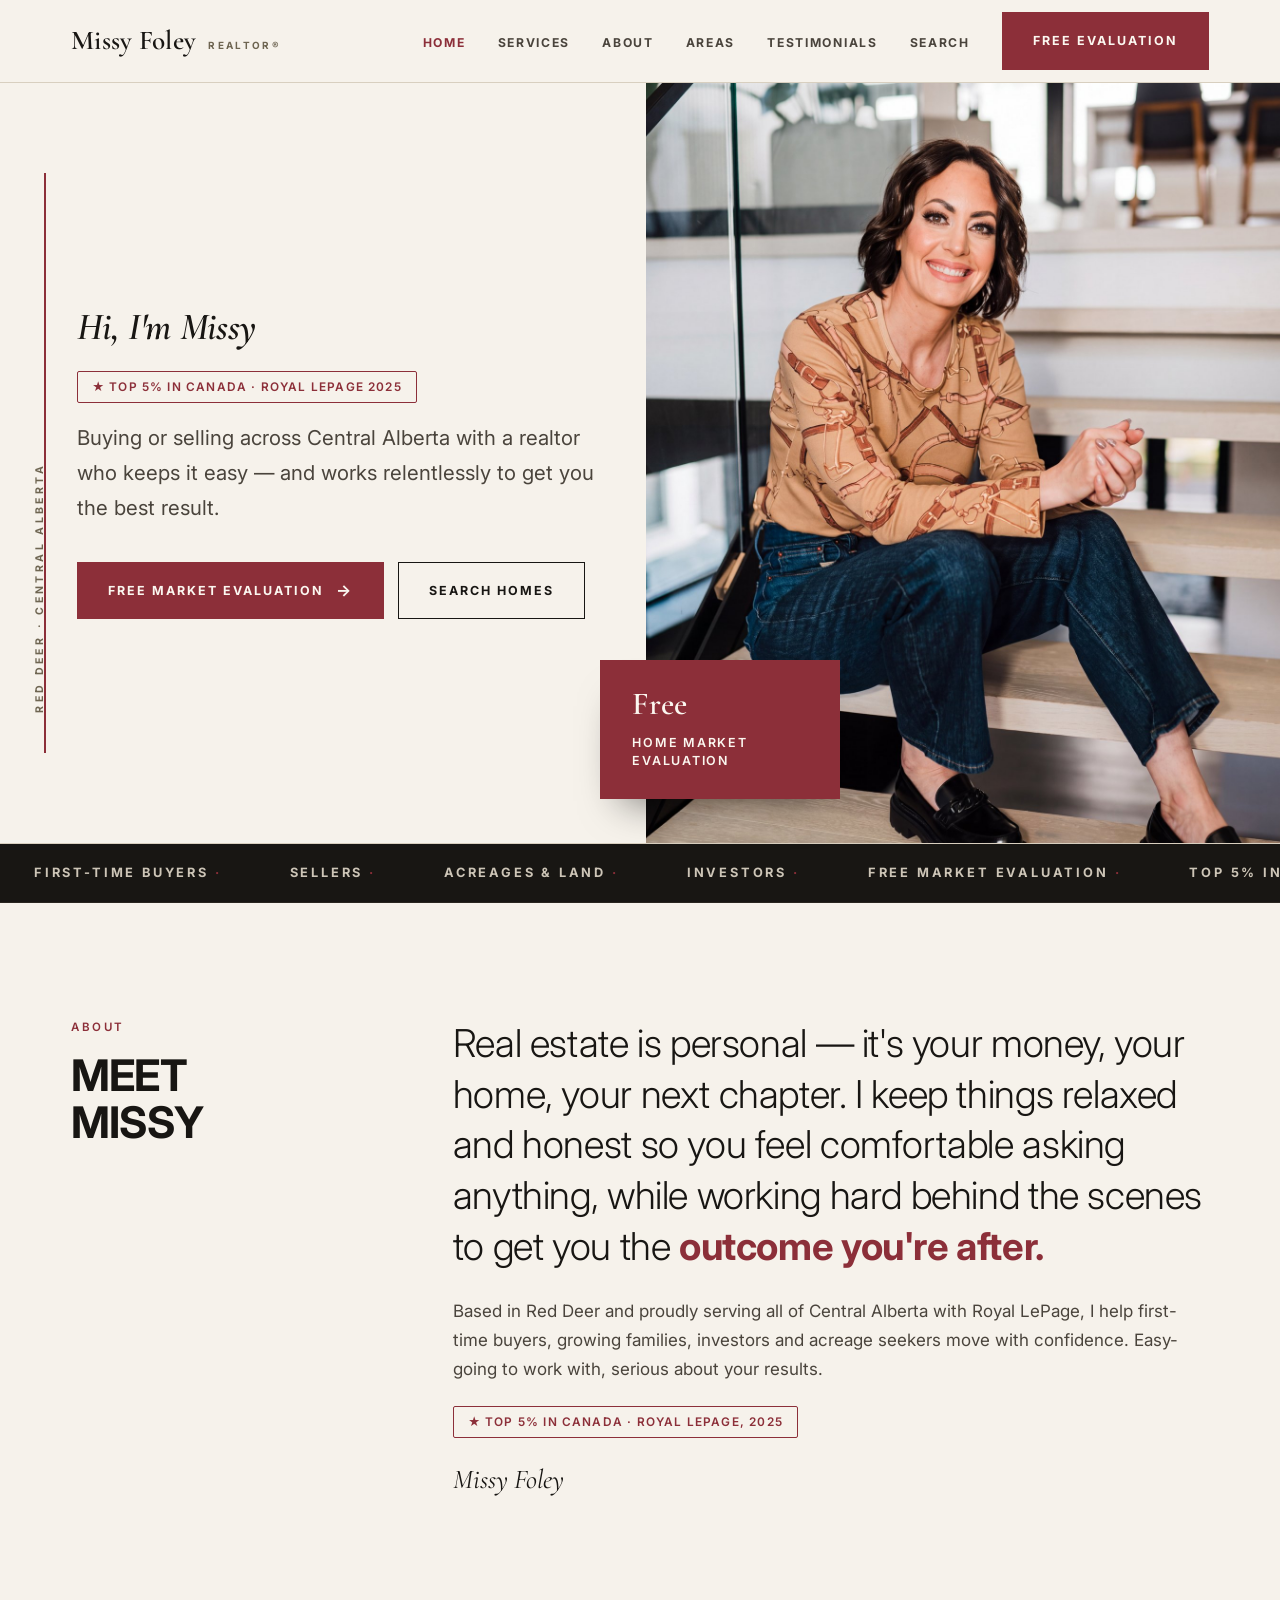
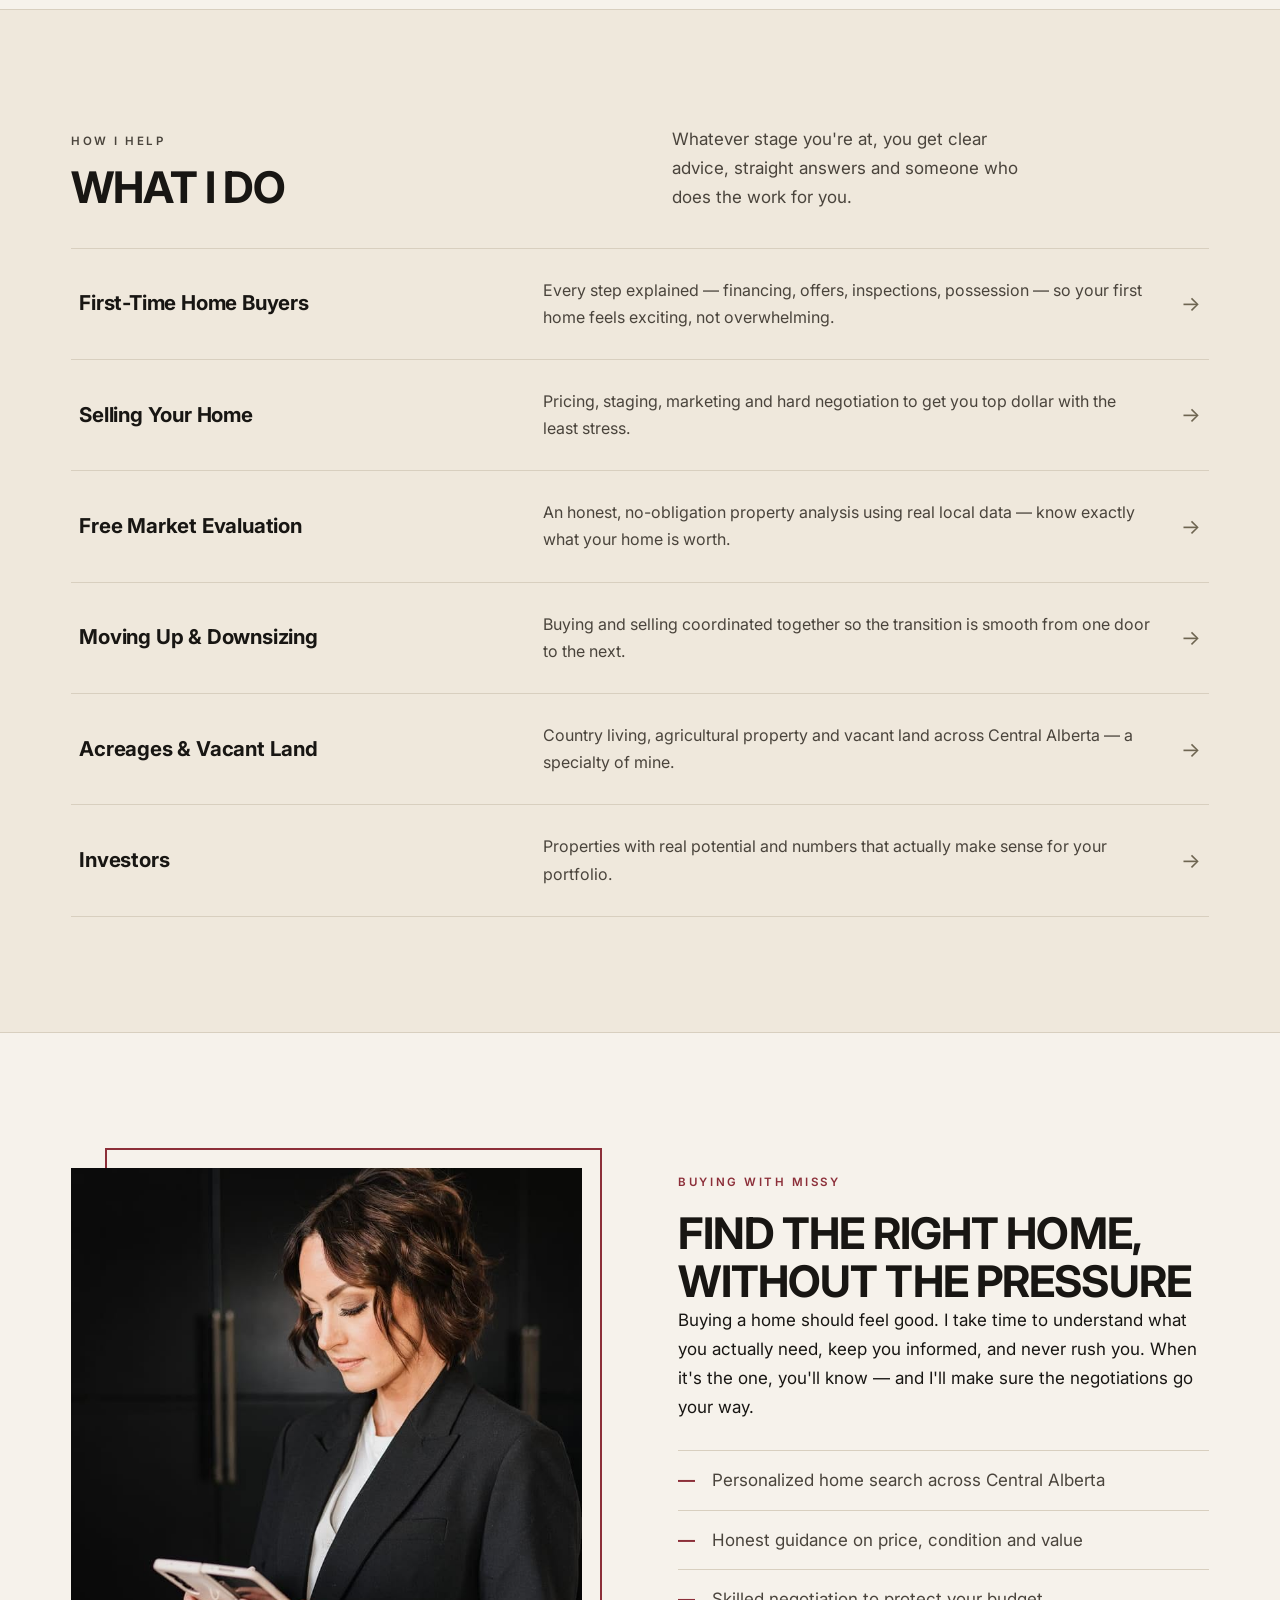
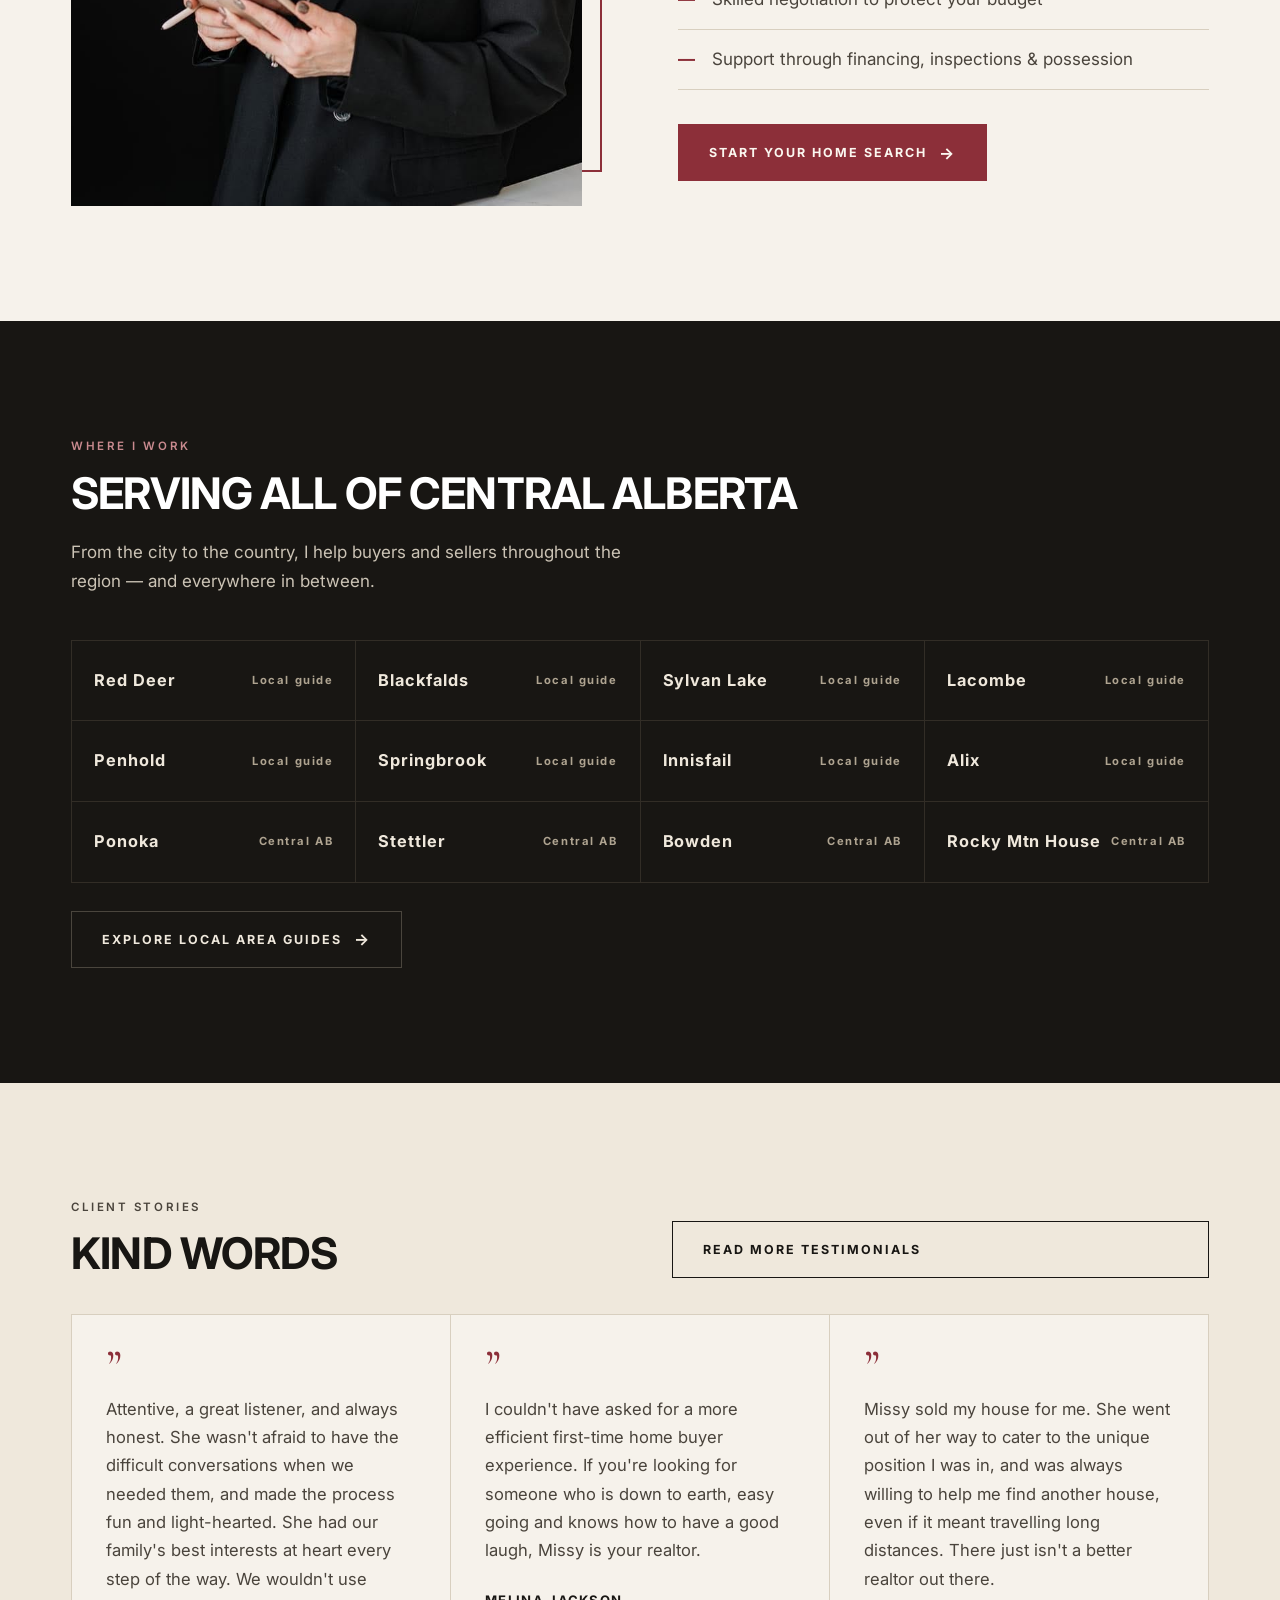
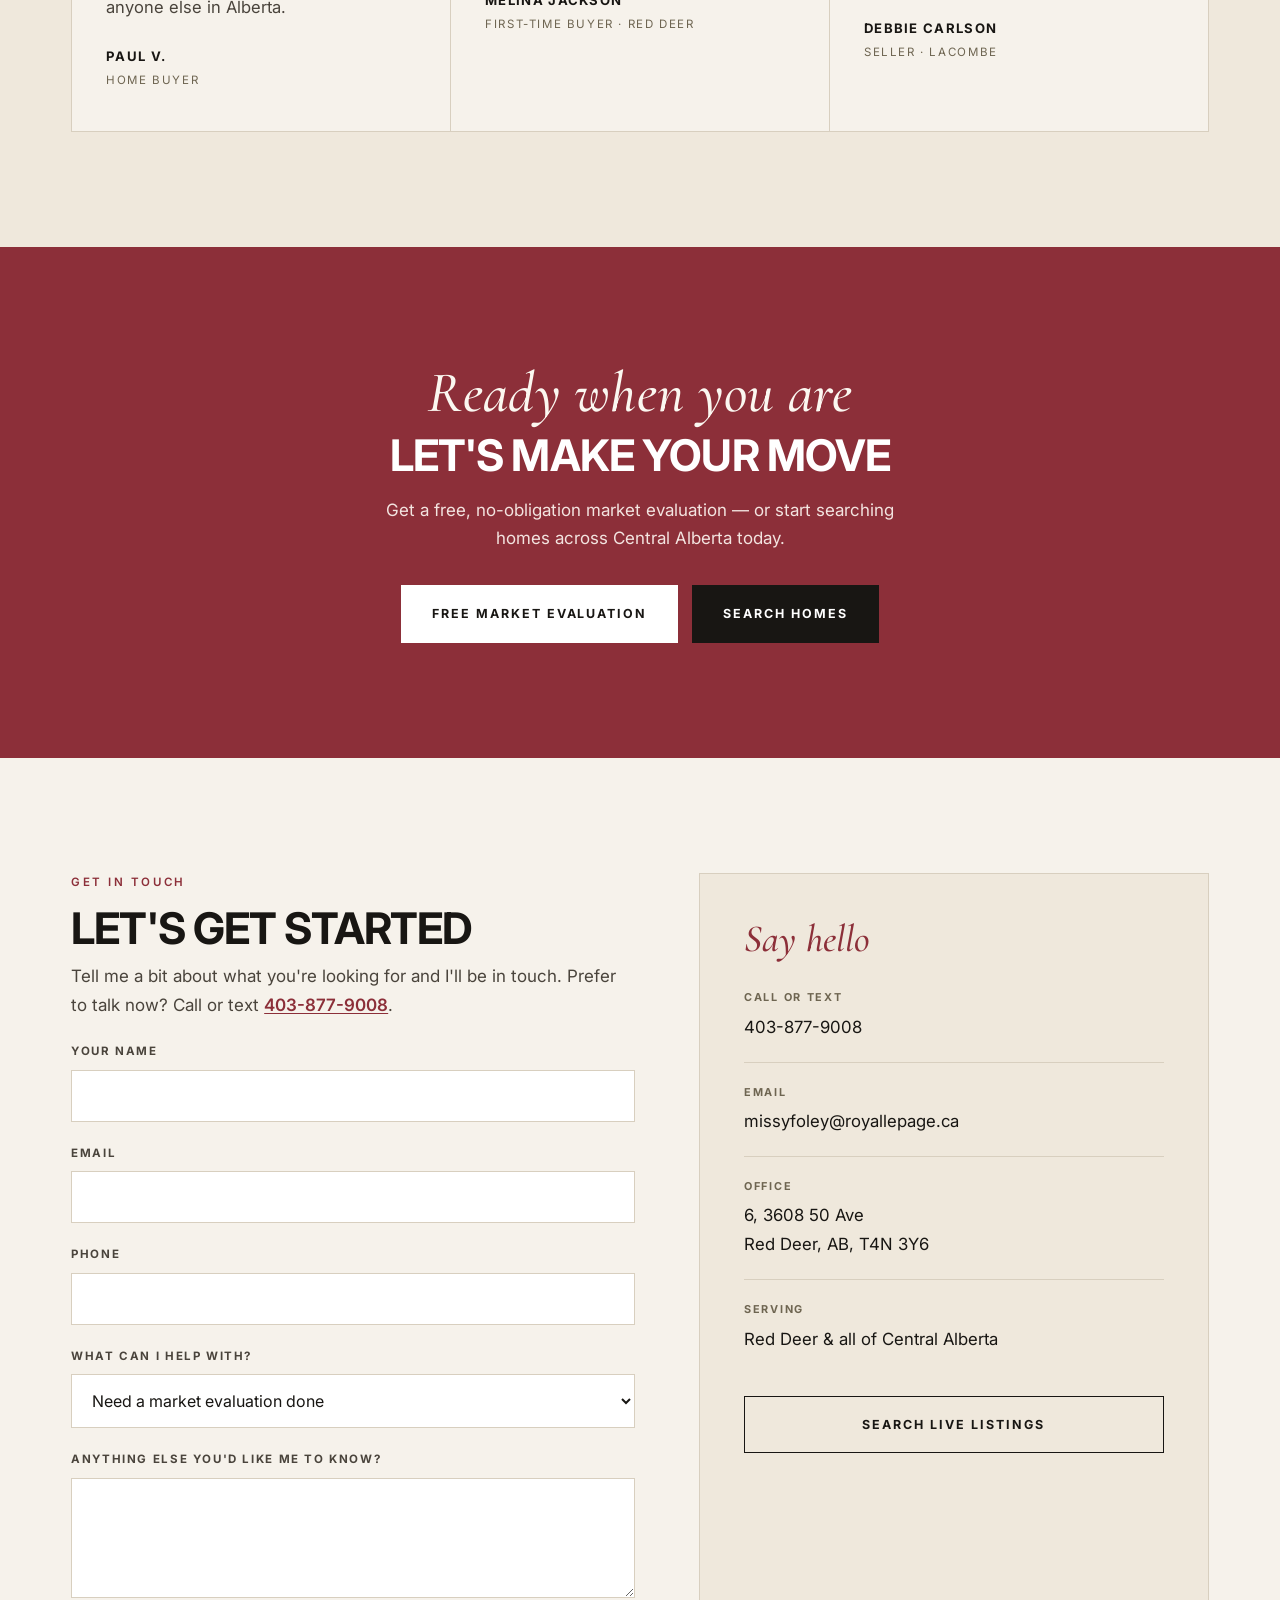
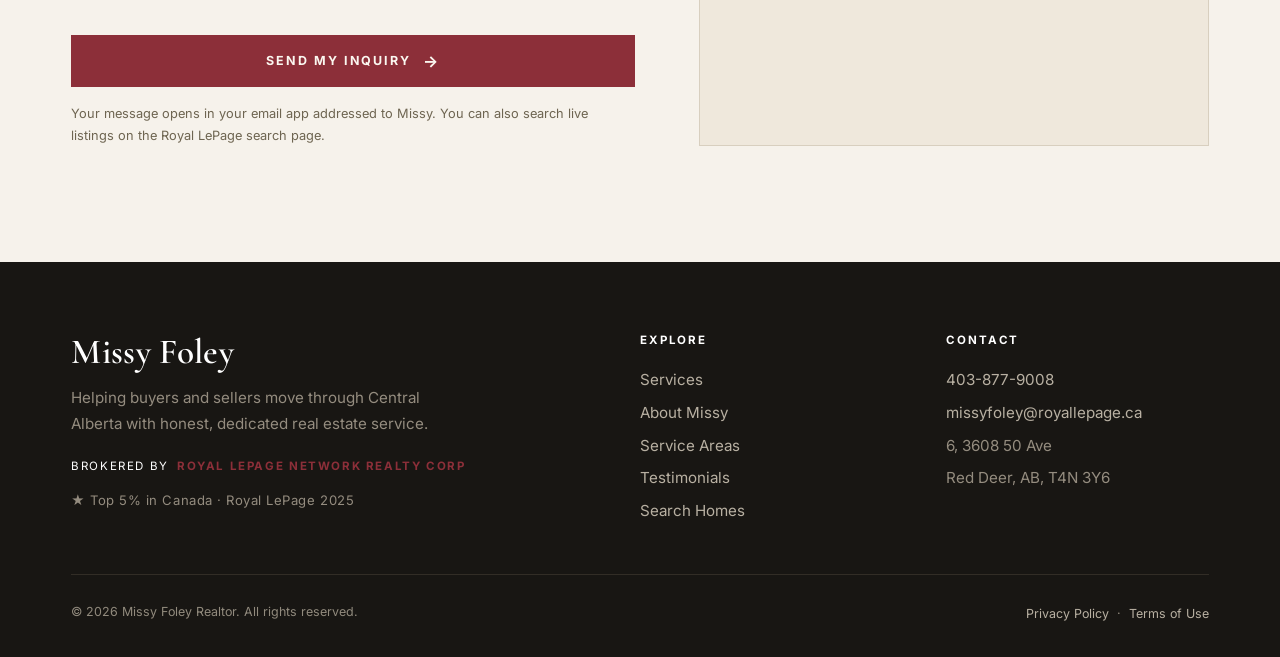
<file: index.html>
<!DOCTYPE html>
<html lang="en">
<head>
<meta charset="UTF-8">
<meta name="viewport" content="width=device-width, initial-scale=1.0">
<title>Missy Foley | Top Realtor in Red Deer & Central Alberta | Royal LePage</title>
<meta name="description" content="Missy Foley is a top-ranked Red Deer & Central Alberta realtor (Top 5% in Canada, Royal LePage 2025) helping first-time buyers, investors and sellers. Free home market evaluation. Serving Red Deer, Blackfalds, Sylvan Lake, Lacombe & more.">
<meta name="keywords" content="realtor Red Deer, top realtor central Alberta, best realtor Red Deer, buying a home Red Deer, selling a home central Alberta, first time home buyer Red Deer, Sylvan Lake realtor, Lacombe realtor, Blackfalds realtor, acreages Alberta">
<meta name="author" content="Missy Foley">
<link rel="canonical" href="https://missyfoley.royallepage.ca/">
<meta property="og:type" content="website">
<meta property="og:title" content="Missy Foley | Top Realtor in Red Deer & Central Alberta">
<meta property="og:description" content="Helping first-time buyers, investors and sellers across Central Alberta. Free home market evaluation.">
<meta property="og:url" content="https://missyfoley.royallepage.ca/">
<meta property="og:image" content="https://missyfoley.royallepage.ca/images/missy-stairs.jpg">
<meta property="og:locale" content="en_CA">
<meta name="twitter:card" content="summary_large_image">
<meta name="robots" content="index, follow">
<link rel="preconnect" href="https://fonts.googleapis.com">
<link rel="preconnect" href="https://fonts.gstatic.com" crossorigin>
<link href="https://fonts.googleapis.com/css2?family=Inter:wght@300;400;500;600;700&family=Cormorant+Garamond:ital,wght@0,500;0,600;1,500;1,600&display=swap" rel="stylesheet">
<link rel="stylesheet" href="css/style.css">
<script type="application/ld+json">
{"@context":"https://schema.org","@type":"RealEstateAgent","name":"Missy Foley Realtor","image":"https://missyfoley.royallepage.ca/images/missy-stairs.jpg","url":"https://missyfoley.royallepage.ca/","telephone":"+1-403-877-9008","email":"missyfoley@royallepage.ca","priceRange":"$$","address":{"@type":"PostalAddress","streetAddress":"6, 3608 50 Ave","addressLocality":"Red Deer","addressRegion":"AB","postalCode":"T4N 3Y6","addressCountry":"CA"},"areaServed":["Red Deer","Blackfalds","Sylvan Lake","Alix","Penhold","Springbrook","Lacombe","Ponoka","Rocky Mountain House","Stettler","Bowden","Innisfail","Central Alberta"],"parentOrganization":{"@type":"Organization","name":"Royal LePage"},"award":"Top 5% in Canada, Royal LePage (2025)","makesOffer":[{"@type":"Offer","itemOffered":{"@type":"Service","name":"Free Home Market Evaluation"}},{"@type":"Offer","itemOffered":{"@type":"Service","name":"Buyer Representation"}},{"@type":"Offer","itemOffered":{"@type":"Service","name":"Seller Representation"}}]}
</script>
</head>
<body>


<a class="skip-link" href="#main-hero">Skip to content</a>
<header class="site-header">
  <div class="wrap nav">
    <a href="index.html" class="brand">
      <span class="brand__script">Missy Foley</span>
      <span class="brand__tag">Realtor&reg;</span>
    </a>
    <ul class="nav__links">
      <li><a href="index.html" class="active" aria-current="page">Home</a></li>
      <li><a href="index.html#services">Services</a></li>
      <li><a href="index.html#about">About</a></li>
      <li><a href="areas.html">Areas</a></li>
      <li><a href="testimonials.html">Testimonials</a></li>
      <li><a href="search.html">Search</a></li>
      <li><a href="index.html#contact" class="btn btn--red">Free Evaluation</a></li>
    </ul>
    <button class="nav__toggle" aria-label="Menu" aria-expanded="false"><span></span><span></span><span></span></button>
  </div>
</header>

<!-- HERO -->
<section class="hero" id="main-hero">
  <div class="hero__grid">
    <div class="hero__left">
      <div class="hero__spine" aria-hidden="true"></div>
      <div class="hero__index" aria-hidden="true">Red Deer · Central Alberta</div>
      <h1 class="hero__namescript hero__h1">Hi, I'm Missy</h1>
      <p class="hero__badge-line"><span class="award-badge">★ Top 5% in Canada · Royal LePage 2025</span></p>
      <p class="hero__sub">Buying or selling across Central Alberta with a realtor who keeps it easy — and works relentlessly to get you the best result.</p>
      <div class="hero__cta">
        <a href="#contact" class="btn btn--red">Free Market Evaluation <span class="btn__arrow">&rarr;</span></a>
        <a href="search.html" class="btn btn--ghost">Search Homes</a>
      </div>
    </div>
    <div class="hero__right">
      <img src="images/missy-stairs.jpg" alt="Missy Foley, Realtor serving Red Deer and Central Alberta">
      <div class="hero__stamp">
        <b>Free</b>
        <span>Home market evaluation</span>
      </div>
    </div>
  </div>
</section>

<!-- MARQUEE -->
<div class="marquee" aria-hidden="true">
  <div class="marquee__row">
    <span>First-Time Buyers <b class="dot">·</b></span><span>Sellers <b class="dot">·</b></span><span>Acreages &amp; Land <b class="dot">·</b></span><span>Investors <b class="dot">·</b></span><span>Free Market Evaluation <b class="dot">·</b></span><span>Top 5% in Canada — Royal LePage 2025 <b class="dot">·</b></span>
    <span>First-Time Buyers <b class="dot">·</b></span><span>Sellers <b class="dot">·</b></span><span>Acreages &amp; Land <b class="dot">·</b></span><span>Investors <b class="dot">·</b></span><span>Free Market Evaluation <b class="dot">·</b></span><span>Top 5% in Canada — Royal LePage 2025 <b class="dot">·</b></span>
  </div>
</div>

<!-- INTRO STATEMENT -->
<section class="section intro" id="about">
  <div class="wrap intro__grid">
    <div class="intro__label">
      <div class="num">About</div>
      <h2>Meet<br>Missy</h2>
    </div>
    <div>
      <p class="intro__big">Real estate is personal — it's your money, your home, your next chapter. I keep things relaxed and honest so you feel comfortable asking anything, while working hard behind the scenes to get you the <span class="hl">outcome you're after.</span></p>
      <p style="margin-top:26px;color:var(--ink-2)">Based in Red Deer and proudly serving all of Central Alberta with Royal LePage, I help first-time buyers, growing families, investors and acreage seekers move with confidence. Easy-going to work with, serious about your results.</p>
      <p class="award-line"><span class="award-badge">★ Top 5% in Canada · Royal LePage, 2025</span></p>
      <div class="intro__sig">Missy Foley</div>
    </div>
  </div>
</section>

<!-- SERVICES -->
<section class="section services" id="services">
  <div class="wrap">
    <div class="svc-head">
      <div>
        <p class="kicker kicker--red">How I Help</p>
        <h2 style="margin-top:12px">What I do</h2>
      </div>
      <p style="max-width:34ch;color:var(--ink-2)">Whatever stage you're at, you get clear advice, straight answers and someone who does the work for you.</p>
    </div>
    <div class="svc-list">
      <div class="svc-row"><div class="svc-row__title">First-Time Home Buyers</div><div class="svc-row__desc">Every step explained — financing, offers, inspections, possession — so your first home feels exciting, not overwhelming.</div><div class="svc-row__mark">&rarr;</div></div>
      <div class="svc-row"><div class="svc-row__title">Selling Your Home</div><div class="svc-row__desc">Pricing, staging, marketing and hard negotiation to get you top dollar with the least stress.</div><div class="svc-row__mark">&rarr;</div></div>
      <div class="svc-row"><div class="svc-row__title">Free Market Evaluation</div><div class="svc-row__desc">An honest, no-obligation property analysis using real local data — know exactly what your home is worth.</div><div class="svc-row__mark">&rarr;</div></div>
      <div class="svc-row"><div class="svc-row__title">Moving Up &amp; Downsizing</div><div class="svc-row__desc">Buying and selling coordinated together so the transition is smooth from one door to the next.</div><div class="svc-row__mark">&rarr;</div></div>
      <div class="svc-row"><div class="svc-row__title">Acreages &amp; Vacant Land</div><div class="svc-row__desc">Country living, agricultural property and vacant land across Central Alberta — a specialty of mine.</div><div class="svc-row__mark">&rarr;</div></div>
      <div class="svc-row"><div class="svc-row__title">Investors</div><div class="svc-row__desc">Properties with real potential and numbers that actually make sense for your portfolio.</div><div class="svc-row__mark">&rarr;</div></div>
    </div>
  </div>
</section>

<!-- FEATURE -->
<section class="section feature">
  <div class="wrap feature__grid">
    <div class="feature__media">
      <img src="images/missy-blazer.jpg" alt="Missy Foley reviewing listings for a client">
    </div>
    <div class="feature__body">
      <p class="kicker kicker--red">Buying With Missy</p>
      <h2>Find the right home, without the pressure</h2>
      <p>Buying a home should feel good. I take time to understand what you actually need, keep you informed, and never rush you. When it's the one, you'll know — and I'll make sure the negotiations go your way.</p>
      <ul>
        <li>Personalized home search across Central Alberta</li>
        <li>Honest guidance on price, condition and value</li>
        <li>Skilled negotiation to protect your budget</li>
        <li>Support through financing, inspections &amp; possession</li>
      </ul>
      <a href="search.html" class="btn btn--red">Start Your Home Search <span class="btn__arrow">&rarr;</span></a>
    </div>
  </div>
</section>

<!-- AREAS -->
<section class="section areas" id="areas">
  <div class="wrap">
    <p class="kicker">Where I Work</p>
    <h2>Serving all of Central Alberta</h2>
    <p class="areas__lead">From the city to the country, I help buyers and sellers throughout the region — and everywhere in between.</p>
    <div class="area-grid">
      <a href="red-deer.html">Red Deer <span>Local guide</span></a>
      <a href="blackfalds.html">Blackfalds <span>Local guide</span></a>
      <a href="sylvan-lake.html">Sylvan Lake <span>Local guide</span></a>
      <a href="lacombe.html">Lacombe <span>Local guide</span></a>
      <a href="penhold.html">Penhold <span>Local guide</span></a>
      <a href="springbrook.html">Springbrook <span>Local guide</span></a>
      <a href="innisfail.html">Innisfail <span>Local guide</span></a>
      <a href="alix.html">Alix <span>Local guide</span></a>
      <a href="areas.html">Ponoka <span>Central AB</span></a>
      <a href="areas.html">Stettler <span>Central AB</span></a>
      <a href="areas.html">Bowden <span>Central AB</span></a>
      <a href="areas.html">Rocky Mtn House <span>Central AB</span></a>
    </div>
    <p style="margin-top:28px"><a href="areas.html" class="btn" style="background:transparent;border-color:#4a453d;color:#efe8dc">Explore local area guides <span class="btn__arrow">&rarr;</span></a></p>
  </div>
</section>

<!-- TESTIMONIALS -->
<section class="section testi">
  <div class="wrap">
    <div class="svc-head">
      <div><p class="kicker kicker--red">Client Stories</p><h2 style="margin-top:12px">Kind words</h2></div>
      <a href="testimonials.html" class="btn btn--ghost">Read more testimonials</a>
    </div>
    <div class="testi-grid">
      <div class="quote"><div class="quote__mark">&rdquo;</div><p>Attentive, a great listener, and always honest. She wasn't afraid to have the difficult conversations when we needed them, and made the process fun and light-hearted. She had our family's best interests at heart every step of the way. We wouldn't use anyone else in Alberta.</p><div class="quote__by">Paul V.<span>Home buyer</span></div></div>
      <div class="quote"><div class="quote__mark">&rdquo;</div><p>I couldn't have asked for a more efficient first-time home buyer experience. If you're looking for someone who is down to earth, easy going and knows how to have a good laugh, Missy is your realtor.</p><div class="quote__by">Melina Jackson<span>First-time buyer · Red Deer</span></div></div>
      <div class="quote"><div class="quote__mark">&rdquo;</div><p>Missy sold my house for me. She went out of her way to cater to the unique position I was in, and was always willing to help me find another house, even if it meant travelling long distances. There just isn't a better realtor out there.</p><div class="quote__by">Debbie Carlson<span>Seller · Lacombe</span></div></div>
    </div>
  </div>
</section>

<!-- CTA -->
<section class="section cta">
  <div class="wrap">
    <span class="script">Ready when you are</span>
    <h2>Let's make your move</h2>
    <p>Get a free, no-obligation market evaluation — or start searching homes across Central Alberta today.</p>
    <div class="cta__btns">
      <a href="#contact" class="btn btn--onred">Free Market Evaluation</a>
      <a href="search.html" class="btn" style="background:#181613;border-color:#181613">Search Homes</a>
    </div>
  </div>
</section>

<!-- CONTACT -->
<section class="section contact" id="contact">
  <div class="wrap contact__grid">
    <div>
      <p class="kicker kicker--red">Get In Touch</p>
      <h2 style="margin:12px 0 10px">Let's get started</h2>
      <p style="color:var(--ink-2)">Tell me a bit about what you're looking for and I'll be in touch. Prefer to talk now? Call or text <a href="tel:+14038779008" class="inline-link">403-877-9008</a>.</p>
      <form class="form" id="contactForm">
        <label for="name">Your name</label>
        <input type="text" id="name" name="name" required>
        <label for="email">Email</label>
        <input type="email" id="email" name="email" required>
        <label for="phone">Phone</label>
        <input type="tel" id="phone" name="phone">
        <label for="topic">What can I help with?</label>
        <select id="topic" name="topic">
          <option>Need a market evaluation done</option>
          <option>First time buying a home</option>
          <option>What are the steps for selling and buying?</option>
          <option>Looking for an acreage or vacant land</option>
          <option>Something else</option>
        </select>
        <label for="message">Anything else you'd like me to know?</label>
        <textarea id="message" name="message"></textarea>
        <button type="submit" class="btn btn--red">Send My Inquiry <span class="btn__arrow">&rarr;</span></button>
        <p class="form__note" id="formStatus">Your message opens in your email app addressed to Missy. You can also search live listings on the Royal LePage search page.</p>
      </form>
    </div>
    <aside class="contact__aside">
      <span class="script">Say hello</span>
      <div class="info-item"><b>Call or Text</b><a href="tel:+14038779008">403-877-9008</a></div>
      <div class="info-item"><b>Email</b><a href="mailto:missyfoley@royallepage.ca">missyfoley@royallepage.ca</a></div>
      <div class="info-item"><b>Office</b><span>6, 3608 50 Ave<br>Red Deer, AB, T4N 3Y6</span></div>
      <div class="info-item"><b>Serving</b><span>Red Deer &amp; all of Central Alberta</span></div>
      <a href="search.html" class="btn btn--ghost" style="margin-top:22px;width:100%;justify-content:center">Search Live Listings</a>
    </aside>
  </div>
</section>

<!-- FOOTER -->
<footer class="footer">
  <div class="wrap">
    <div class="footer__grid">
      <div class="footer__brand">
        <span class="brand__script">Missy Foley</span>
        <p>Helping buyers and sellers move through Central Alberta with honest, dedicated real estate service.</p>
        <div class="footer__lp">Brokered by <b>Royal LePage Network Realty Corp</b></div>
        <p style="color:#948c7f;font-size:.82rem;margin-top:10px;letter-spacing:.04em">★ Top 5% in Canada · Royal LePage 2025</p>
      </div>
      <div>
        <h3 class="footer__h">Explore</h3>
        <a href="index.html#services">Services</a><br><a href="index.html#about">About Missy</a><br>
        <a href="index.html#areas">Service Areas</a><br><a href="testimonials.html">Testimonials</a><br><a href="search.html">Search Homes</a>
      </div>
      <div>
        <h3 class="footer__h">Contact</h3>
        <a href="tel:+14038779008">403-877-9008</a><br>
        <a href="mailto:missyfoley@royallepage.ca">missyfoley@royallepage.ca</a><br>
        <span style="color:#948c7f;font-size:.95rem;line-height:2.15">6, 3608 50 Ave<br>Red Deer, AB, T4N 3Y6</span>
      </div>
    </div>
    <div class="footer__bottom">
      <span>&copy; <span id="yr"></span> Missy Foley Realtor. All rights reserved.</span>
      <span><a href="privacy.html">Privacy Policy</a> &nbsp;·&nbsp; <a href="terms.html">Terms of Use</a></span>
    </div>
  </div>
</footer>
<script>document.getElementById('yr').textContent=new Date().getFullYear();</script>
<script src="js/main.js"></script>
</body>
</html>
</file>
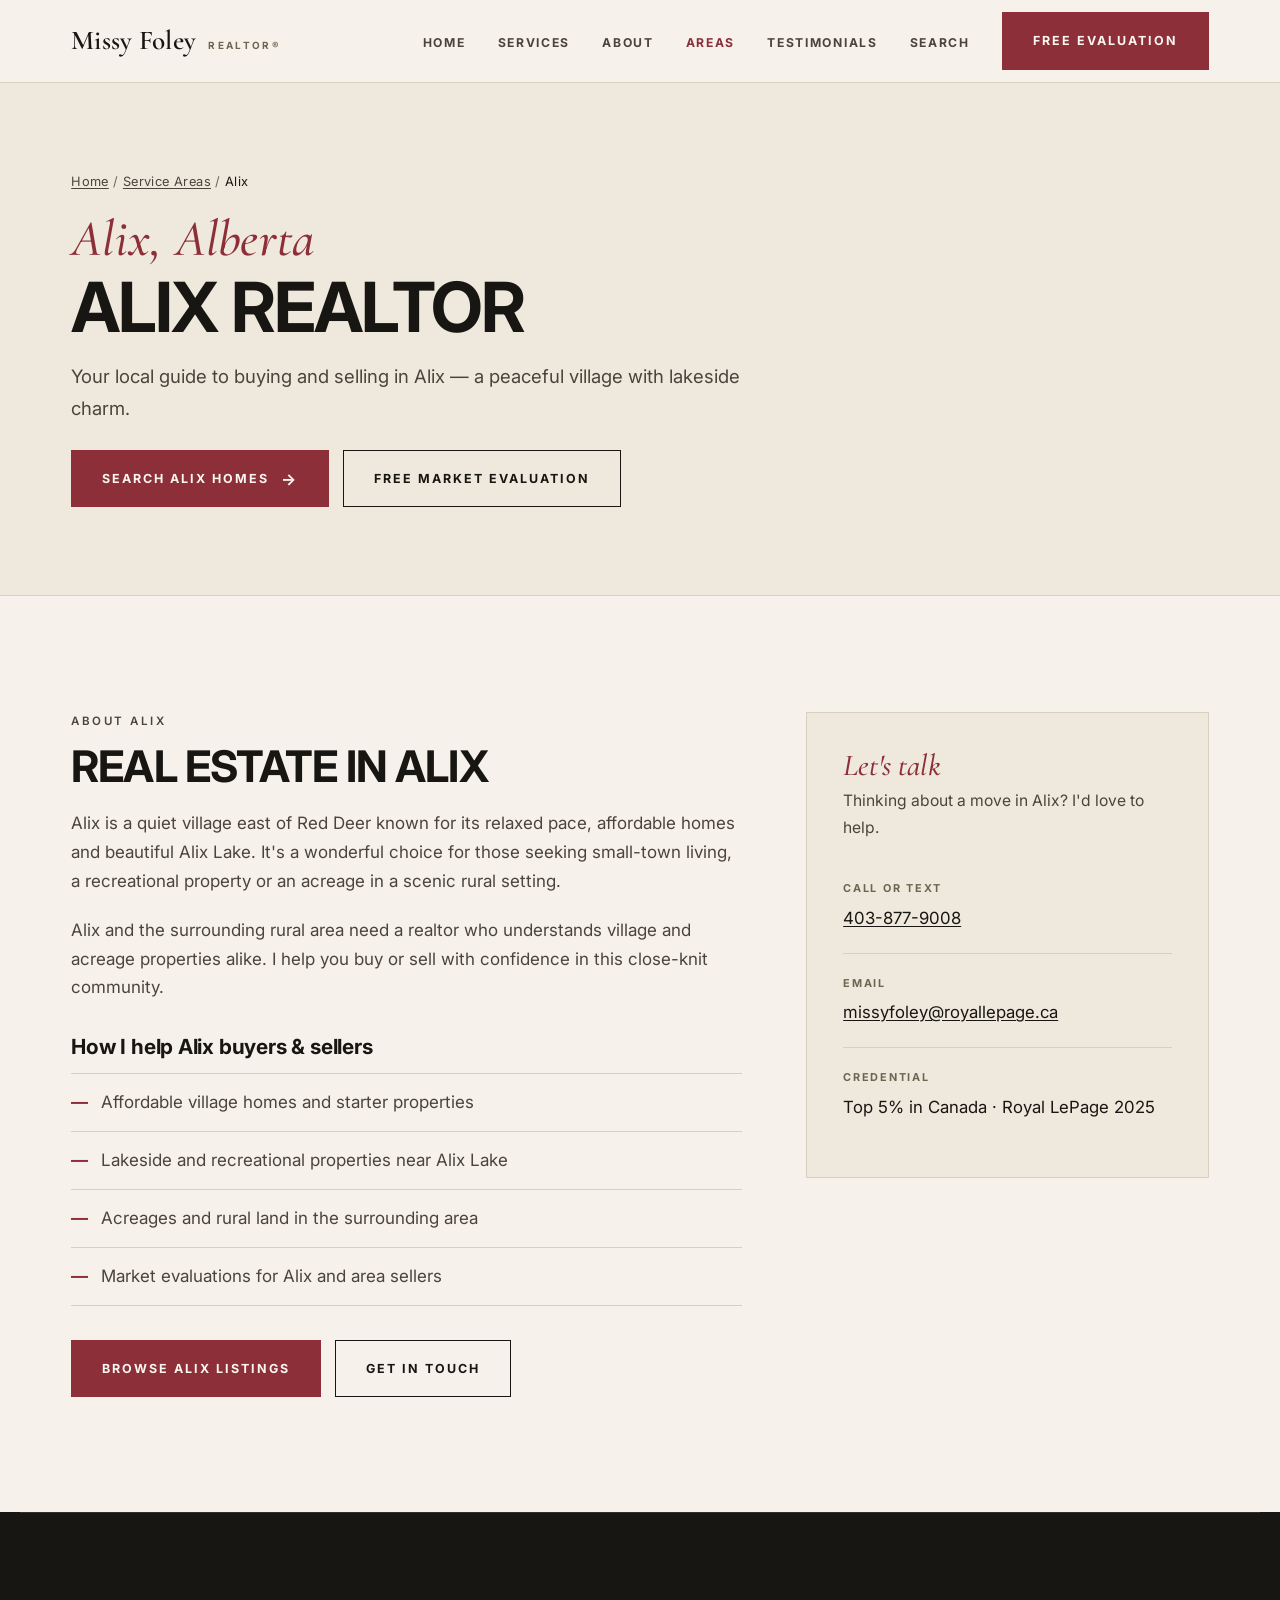
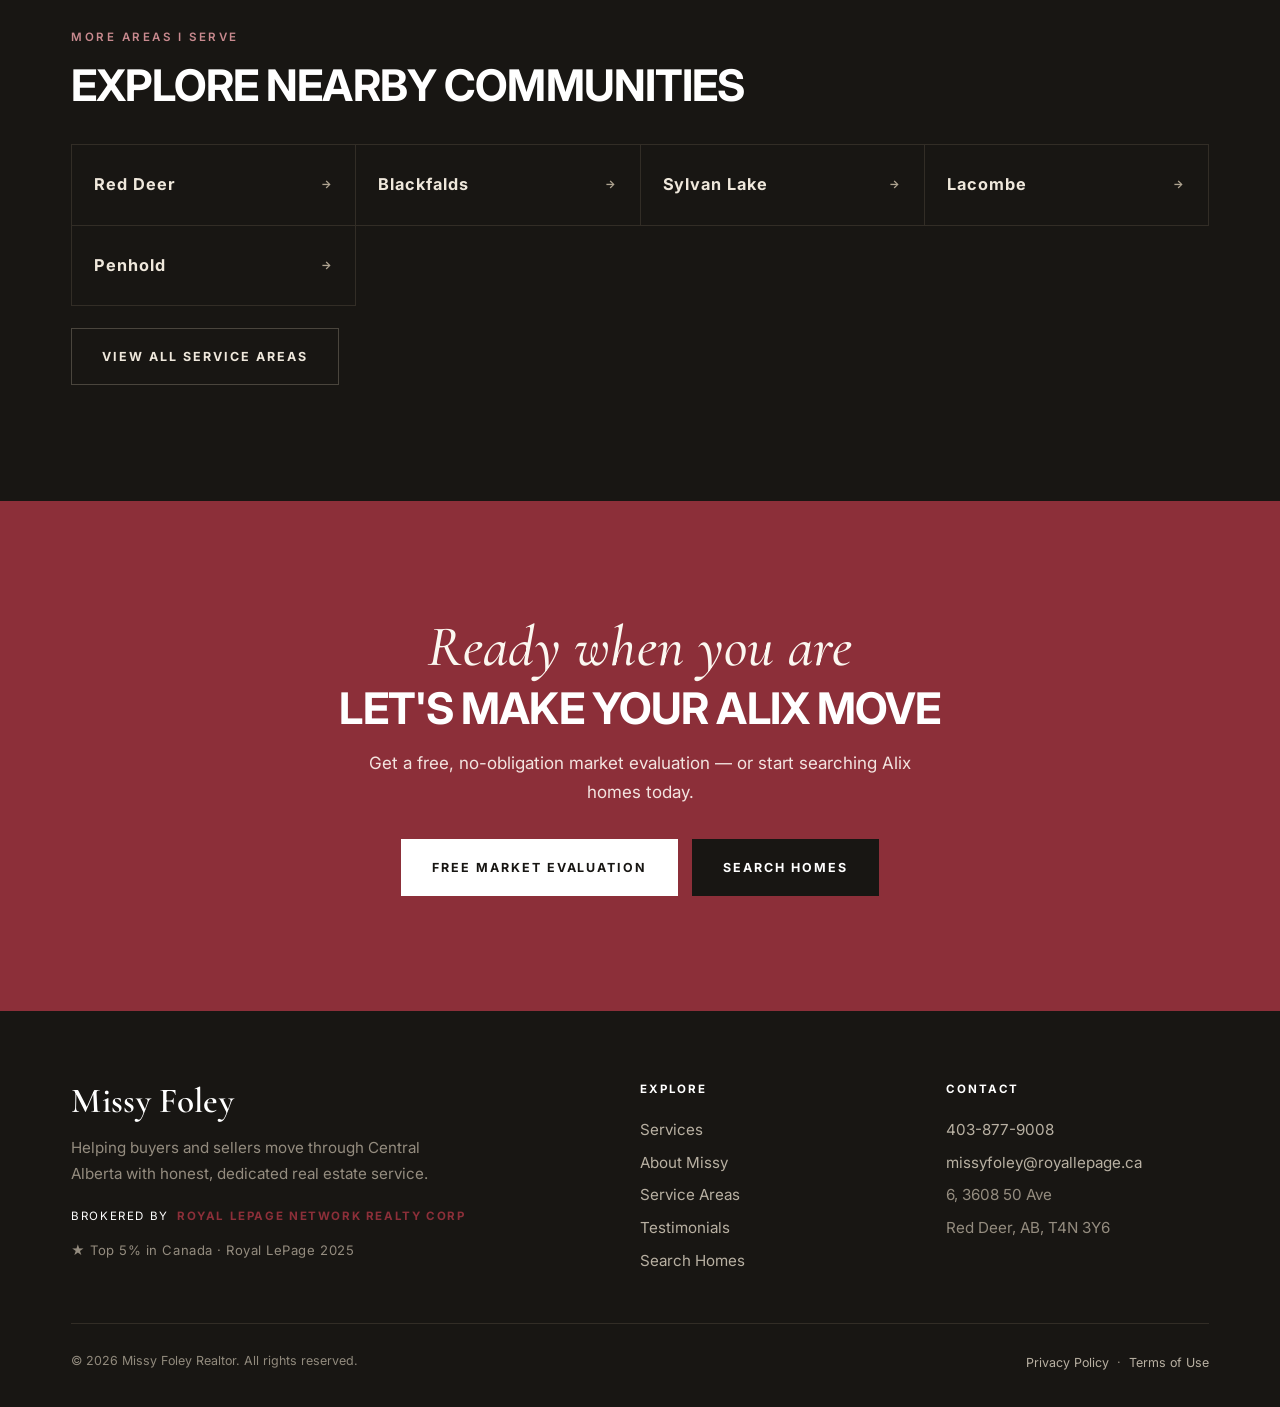
<file: alix.html>
<!DOCTYPE html>
<html lang="en">
<head>
<meta charset="UTF-8">
<meta name="viewport" content="width=device-width, initial-scale=1.0">
<title>Alix Realtor | Homes for Sale in Alix, AB | Missy Foley</title>
<meta name="description" content="Buying or selling in Alix, Alberta? Missy Foley is a top Central Alberta realtor (Top 5% in Canada, Royal LePage 2025). Search Alix homes for sale and get a free market evaluation.">
<meta name="keywords" content="Alix realtor, homes for sale Alix, Alix real estate, buying a home Alix, selling a home Alix, Alix AB realtor, Central Alberta realtor">
<link rel="canonical" href="https://missyfoley.royallepage.ca/alix.html">
<meta property="og:type" content="website">
<meta property="og:title" content="Alix Realtor | Homes for Sale in Alix, AB | Missy Foley">
<meta property="og:description" content="Buying or selling in Alix, Alberta? Missy Foley is a top Central Alberta realtor (Top 5% in Canada, Royal LePage 2025). Search Alix homes for sale and get a free market evaluation.">
<meta property="og:url" content="https://missyfoley.royallepage.ca/alix.html">
<meta property="og:locale" content="en_CA">
<meta name="robots" content="index, follow">
<link rel="preconnect" href="https://fonts.googleapis.com">
<link rel="preconnect" href="https://fonts.gstatic.com" crossorigin>
<link href="https://fonts.googleapis.com/css2?family=Inter:wght@300;400;500;600;700&family=Cormorant+Garamond:ital,wght@0,500;0,600;1,500;1,600&display=swap" rel="stylesheet">
<link rel="stylesheet" href="css/style.css">
<script type="application/ld+json">
{
  "@context":"https://schema.org",
  "@type":"RealEstateAgent",
  "name":"Missy Foley Realtor — Alix",
  "url":"https://missyfoley.royallepage.ca/alix.html",
  "telephone":"+1-403-877-9008",
  "email":"missyfoley@royallepage.ca",
  "areaServed":{"@type":"City","name":"Alix, Alberta"},
  "address":{"@type":"PostalAddress","streetAddress":"6, 3608 50 Ave","addressLocality":"Red Deer","addressRegion":"AB","postalCode":"T4N 3Y6","addressCountry":"CA"},
  "parentOrganization":{"@type":"Organization","name":"Royal LePage"},
  "award":"Top 5% in Canada, Royal LePage (2025)"
}
</script>
<script type="application/ld+json">
{
  "@context":"https://schema.org",
  "@type":"BreadcrumbList",
  "itemListElement":[
    {"@type":"ListItem","position":1,"name":"Home","item":"https://missyfoley.royallepage.ca/"},
    {"@type":"ListItem","position":2,"name":"Service Areas","item":"https://missyfoley.royallepage.ca/areas.html"},
    {"@type":"ListItem","position":3,"name":"Alix","item":"https://missyfoley.royallepage.ca/alix.html"}
  ]
}
</script>
</head>
<body>
<a class="skip-link" href="#main-city">Skip to content</a>
<header class="site-header">
  <div class="wrap nav">
    <a href="index.html" class="brand"><span class="brand__script">Missy Foley</span><span class="brand__tag">Realtor&reg;</span></a>
    <ul class="nav__links">
      <li><a href="index.html">Home</a></li>
      <li><a href="index.html#services">Services</a></li>
      <li><a href="index.html#about">About</a></li>
      <li><a href="areas.html" class="active" aria-current="page">Areas</a></li>
      <li><a href="testimonials.html">Testimonials</a></li>
      <li><a href="search.html">Search</a></li>
      <li><a href="index.html#contact" class="btn btn--red">Free Evaluation</a></li>
    </ul>
    <button class="nav__toggle" aria-label="Menu" aria-expanded="false"><span></span><span></span><span></span></button>
  </div>
</header>

<section class="page-hero" id="main-city">
  <div class="wrap">
    <nav class="crumbs" aria-label="Breadcrumb">
      <a href="index.html">Home</a> <span aria-hidden="true">/</span>
      <a href="areas.html">Service Areas</a> <span aria-hidden="true">/</span>
      <span aria-current="page">Alix</span>
    </nav>
    <span class="script">Alix, Alberta</span>
    <h1>Alix Realtor</h1>
    <p class="lead">Your local guide to buying and selling in Alix — a peaceful village with lakeside charm.</p>
    <div style="display:flex;gap:14px;flex-wrap:wrap;margin-top:26px">
      <a href="https://missyfoley.royallepage.ca" target="_blank" rel="noopener" class="btn btn--red">Search Alix Homes <span class="btn__arrow">&rarr;</span></a>
      <a href="index.html#contact" class="btn btn--ghost">Free Market Evaluation</a>
    </div>
  </div>
</section>

<section class="section">
  <div class="wrap city-body">
    <div class="city-body__main">
      <p class="kicker kicker--red">About Alix</p>
      <h2 style="margin:12px 0 18px">Real estate in Alix</h2>
      <p>Alix is a quiet village east of Red Deer known for its relaxed pace, affordable homes and beautiful Alix Lake. It&#x27;s a wonderful choice for those seeking small-town living, a recreational property or an acreage in a scenic rural setting.</p>
      <p style="margin-top:20px">Alix and the surrounding rural area need a realtor who understands village and acreage properties alike. I help you buy or sell with confidence in this close-knit community.</p>

      <h3 style="margin:34px 0 8px;text-transform:none;font-size:1.3rem;letter-spacing:-.01em">How I help Alix buyers &amp; sellers</h3>
      <ul class="city-list">
        <li>Affordable village homes and starter properties</li>
        <li>Lakeside and recreational properties near Alix Lake</li>
        <li>Acreages and rural land in the surrounding area</li>
        <li>Market evaluations for Alix and area sellers</li>
      </ul>

      <div style="margin-top:34px;display:flex;gap:14px;flex-wrap:wrap">
        <a href="https://missyfoley.royallepage.ca" target="_blank" rel="noopener" class="btn btn--red">Browse Alix Listings</a>
        <a href="index.html#contact" class="btn btn--ghost">Get in Touch</a>
      </div>
    </div>
    <aside class="city-aside">
      <div class="city-card">
        <span class="script" style="color:var(--red);font-size:1.9rem;display:block;margin-bottom:6px">Let's talk</span>
        <p style="font-size:.98rem;color:var(--ink-2);margin-bottom:18px">Thinking about a move in Alix? I'd love to help.</p>
        <div class="info-item"><b>Call or Text</b><a href="tel:+14038779008" class="inline-link">403-877-9008</a></div>
        <div class="info-item"><b>Email</b><a href="mailto:missyfoley@royallepage.ca" class="inline-link">missyfoley@royallepage.ca</a></div>
        <div class="info-item"><b>Credential</b><span>Top 5% in Canada · Royal LePage 2025</span></div>
      </div>
    </aside>
  </div>
</section>

<section class="section areas" style="padding-top:0;background:var(--ink)">
  <div class="wrap" style="padding-top:clamp(64px,9vw,120px);border-top:1px solid #322d26">
    <p class="kicker">More Areas I Serve</p>
    <h2>Explore nearby communities</h2>
    <div class="area-grid" style="margin-top:34px">
      <a href="red-deer.html">Red Deer <span>&rarr;</span></a>
      <a href="blackfalds.html">Blackfalds <span>&rarr;</span></a>
      <a href="sylvan-lake.html">Sylvan Lake <span>&rarr;</span></a>
      <a href="lacombe.html">Lacombe <span>&rarr;</span></a>
      <a href="penhold.html">Penhold <span>&rarr;</span></a>
      
    </div>
    <p style="margin-top:22px"><a href="areas.html" class="btn" style="background:transparent;border-color:#4a453d;color:#efe8dc">View all service areas</a></p>
  </div>
</section>

<section class="section cta">
  <div class="wrap">
    <span class="script">Ready when you are</span>
    <h2>Let's make your Alix move</h2>
    <p>Get a free, no-obligation market evaluation — or start searching Alix homes today.</p>
    <div class="cta__btns">
      <a href="index.html#contact" class="btn btn--onred">Free Market Evaluation</a>
      <a href="https://missyfoley.royallepage.ca" target="_blank" rel="noopener" class="btn" style="background:#181613;border-color:#181613">Search Homes</a>
    </div>
  </div>
</section>

<footer class="footer">
  <div class="wrap">
    <div class="footer__grid">
      <div class="footer__brand">
        <span class="brand__script">Missy Foley</span>
        <p>Helping buyers and sellers move through Central Alberta with honest, dedicated real estate service.</p>
        <div class="footer__lp">Brokered by <b>Royal LePage Network Realty Corp</b></div>
        <p style="color:#948c7f;font-size:.82rem;margin-top:10px;letter-spacing:.04em">★ Top 5% in Canada · Royal LePage 2025</p>
      </div>
      <div>
        <h3 class="footer__h">Explore</h3>
        <a href="index.html#services">Services</a><br><a href="index.html#about">About Missy</a><br>
        <a href="areas.html">Service Areas</a><br><a href="testimonials.html">Testimonials</a><br><a href="search.html">Search Homes</a>
      </div>
      <div>
        <h3 class="footer__h">Contact</h3>
        <a href="tel:+14038779008">403-877-9008</a><br>
        <a href="mailto:missyfoley@royallepage.ca">missyfoley@royallepage.ca</a><br>
        <span style="color:#948c7f;font-size:.95rem;line-height:2.15">6, 3608 50 Ave<br>Red Deer, AB, T4N 3Y6</span>
      </div>
    </div>
    <div class="footer__bottom">
      <span>&copy; <span id="yr"></span> Missy Foley Realtor. All rights reserved.</span>
      <span><a href="privacy.html">Privacy Policy</a> &nbsp;·&nbsp; <a href="terms.html">Terms of Use</a></span>
    </div>
  </div>
</footer>
<script>document.getElementById('yr').textContent=new Date().getFullYear();</script>
<script src="js/main.js"></script>
</body>
</html>
</file>
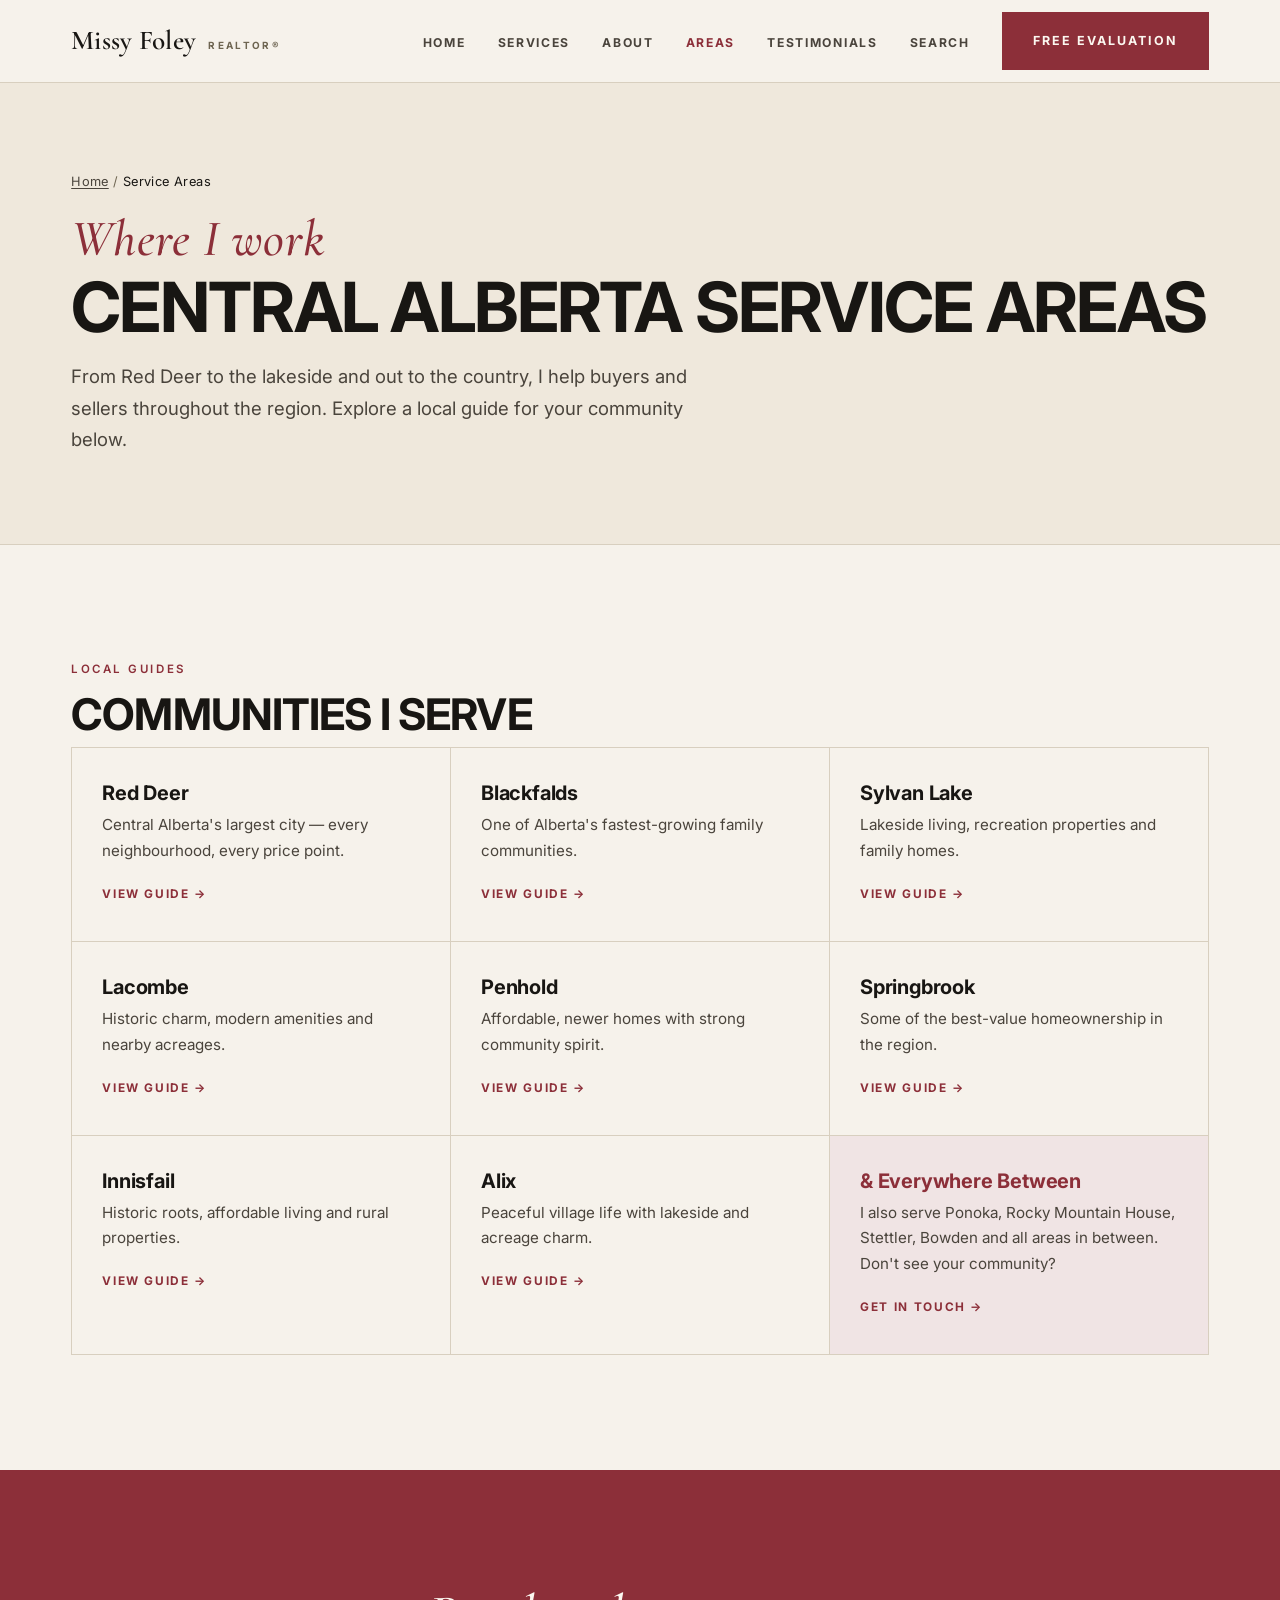
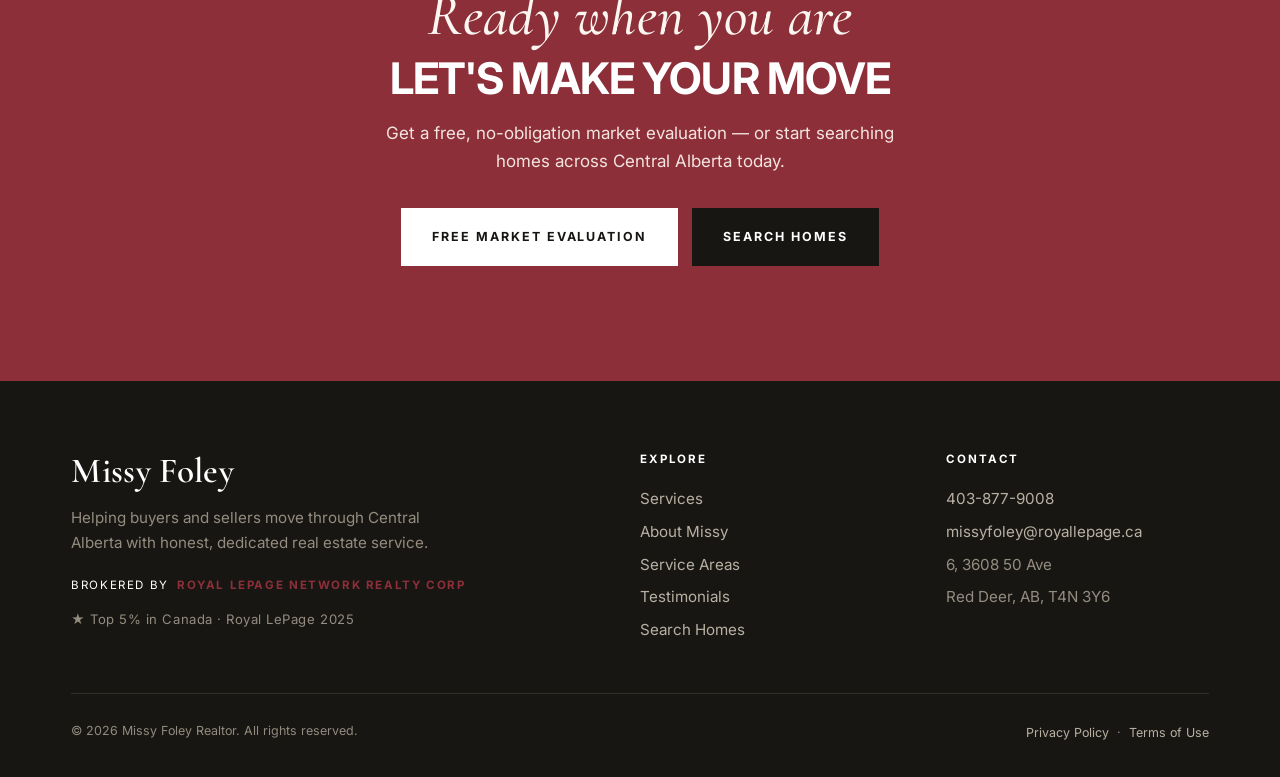
<file: areas.html>
<!DOCTYPE html>
<html lang="en">
<head>
<meta charset="UTF-8">
<meta name="viewport" content="width=device-width, initial-scale=1.0">
<title>Service Areas | Central Alberta Realtor | Missy Foley</title>
<meta name="description" content="Missy Foley serves Red Deer, Blackfalds, Sylvan Lake, Lacombe, Penhold, Springbrook, Innisfail, Alix and all of Central Alberta. Explore local real estate guides and search homes for sale.">
<meta name="keywords" content="Central Alberta realtor, Red Deer realtor, Blackfalds realtor, Sylvan Lake realtor, Lacombe realtor, Penhold realtor, Innisfail realtor, real estate service areas">
<link rel="canonical" href="https://missyfoley.royallepage.ca/areas.html">
<meta property="og:type" content="website">
<meta property="og:title" content="Service Areas | Central Alberta Realtor | Missy Foley">
<meta property="og:description" content="Local real estate guides for Red Deer, Blackfalds, Sylvan Lake, Lacombe and across Central Alberta.">
<meta property="og:url" content="https://missyfoley.royallepage.ca/areas.html">
<meta name="robots" content="index, follow">
<link rel="preconnect" href="https://fonts.googleapis.com">
<link rel="preconnect" href="https://fonts.gstatic.com" crossorigin>
<link href="https://fonts.googleapis.com/css2?family=Inter:wght@300;400;500;600;700&family=Cormorant+Garamond:ital,wght@0,500;0,600;1,500;1,600&display=swap" rel="stylesheet">
<link rel="stylesheet" href="css/style.css">
<script type="application/ld+json">
{
  "@context":"https://schema.org",
  "@type":"BreadcrumbList",
  "itemListElement":[
    {"@type":"ListItem","position":1,"name":"Home","item":"https://missyfoley.royallepage.ca/"},
    {"@type":"ListItem","position":2,"name":"Service Areas","item":"https://missyfoley.royallepage.ca/areas.html"}
  ]
}
</script>
</head>
<body>
<a class="skip-link" href="#main-areas">Skip to content</a>
<header class="site-header">
  <div class="wrap nav">
    <a href="index.html" class="brand"><span class="brand__script">Missy Foley</span><span class="brand__tag">Realtor&reg;</span></a>
    <ul class="nav__links">
      <li><a href="index.html">Home</a></li>
      <li><a href="index.html#services">Services</a></li>
      <li><a href="index.html#about">About</a></li>
      <li><a href="areas.html" class="active" aria-current="page">Areas</a></li>
      <li><a href="testimonials.html">Testimonials</a></li>
      <li><a href="search.html">Search</a></li>
      <li><a href="index.html#contact" class="btn btn--red">Free Evaluation</a></li>
    </ul>
    <button class="nav__toggle" aria-label="Menu" aria-expanded="false"><span></span><span></span><span></span></button>
  </div>
</header>

<section class="page-hero" id="main-areas">
  <div class="wrap">
    <nav class="crumbs" aria-label="Breadcrumb">
      <a href="index.html">Home</a> <span aria-hidden="true">/</span>
      <span aria-current="page">Service Areas</span>
    </nav>
    <span class="script">Where I work</span>
    <h1>Central Alberta service areas</h1>
    <p class="lead">From Red Deer to the lakeside and out to the country, I help buyers and sellers throughout the region. Explore a local guide for your community below.</p>
  </div>
</section>

<section class="section areas-hub">
  <div class="wrap">
    <p class="kicker kicker--red">Local Guides</p>
    <h2 style="margin-top:12px">Communities I serve</h2>
    <div class="areas-hub__grid">
      <a class="area-tile" href="red-deer.html"><h3>Red Deer</h3><p>Central Alberta's largest city — every neighbourhood, every price point.</p><span class="go">View guide &rarr;</span></a>
      <a class="area-tile" href="blackfalds.html"><h3>Blackfalds</h3><p>One of Alberta's fastest-growing family communities.</p><span class="go">View guide &rarr;</span></a>
      <a class="area-tile" href="sylvan-lake.html"><h3>Sylvan Lake</h3><p>Lakeside living, recreation properties and family homes.</p><span class="go">View guide &rarr;</span></a>
      <a class="area-tile" href="lacombe.html"><h3>Lacombe</h3><p>Historic charm, modern amenities and nearby acreages.</p><span class="go">View guide &rarr;</span></a>
      <a class="area-tile" href="penhold.html"><h3>Penhold</h3><p>Affordable, newer homes with strong community spirit.</p><span class="go">View guide &rarr;</span></a>
      <a class="area-tile" href="springbrook.html"><h3>Springbrook</h3><p>Some of the best-value homeownership in the region.</p><span class="go">View guide &rarr;</span></a>
      <a class="area-tile" href="innisfail.html"><h3>Innisfail</h3><p>Historic roots, affordable living and rural properties.</p><span class="go">View guide &rarr;</span></a>
      <a class="area-tile" href="alix.html"><h3>Alix</h3><p>Peaceful village life with lakeside and acreage charm.</p><span class="go">View guide &rarr;</span></a>
      <a class="area-tile area-tile--more" href="index.html#contact"><h3>&amp; Everywhere Between</h3><p>I also serve Ponoka, Rocky Mountain House, Stettler, Bowden and all areas in between. Don't see your community?</p><span class="go">Get in touch &rarr;</span></a>
    </div>
  </div>
</section>

<section class="section cta">
  <div class="wrap">
    <span class="script">Ready when you are</span>
    <h2>Let's make your move</h2>
    <p>Get a free, no-obligation market evaluation — or start searching homes across Central Alberta today.</p>
    <div class="cta__btns">
      <a href="index.html#contact" class="btn btn--onred">Free Market Evaluation</a>
      <a href="search.html" class="btn" style="background:#181613;border-color:#181613">Search Homes</a>
    </div>
  </div>
</section>

<footer class="footer">
  <div class="wrap">
    <div class="footer__grid">
      <div class="footer__brand">
        <span class="brand__script">Missy Foley</span>
        <p>Helping buyers and sellers move through Central Alberta with honest, dedicated real estate service.</p>
        <div class="footer__lp">Brokered by <b>Royal LePage Network Realty Corp</b></div>
        <p style="color:#948c7f;font-size:.82rem;margin-top:10px;letter-spacing:.04em">★ Top 5% in Canada · Royal LePage 2025</p>
      </div>
      <div>
        <h3 class="footer__h">Explore</h3>
        <a href="index.html#services">Services</a><br><a href="index.html#about">About Missy</a><br>
        <a href="areas.html">Service Areas</a><br><a href="testimonials.html">Testimonials</a><br><a href="search.html">Search Homes</a>
      </div>
      <div>
        <h3 class="footer__h">Contact</h3>
        <a href="tel:+14038779008">403-877-9008</a><br>
        <a href="mailto:missyfoley@royallepage.ca">missyfoley@royallepage.ca</a><br>
        <span style="color:#948c7f;font-size:.95rem;line-height:2.15">6, 3608 50 Ave<br>Red Deer, AB, T4N 3Y6</span>
      </div>
    </div>
    <div class="footer__bottom">
      <span>&copy; <span id="yr"></span> Missy Foley Realtor. All rights reserved.</span>
      <span><a href="privacy.html">Privacy Policy</a> &nbsp;·&nbsp; <a href="terms.html">Terms of Use</a></span>
    </div>
  </div>
</footer>
<script>document.getElementById('yr').textContent=new Date().getFullYear();</script>
<script src="js/main.js"></script>
</body>
</html>
</file>
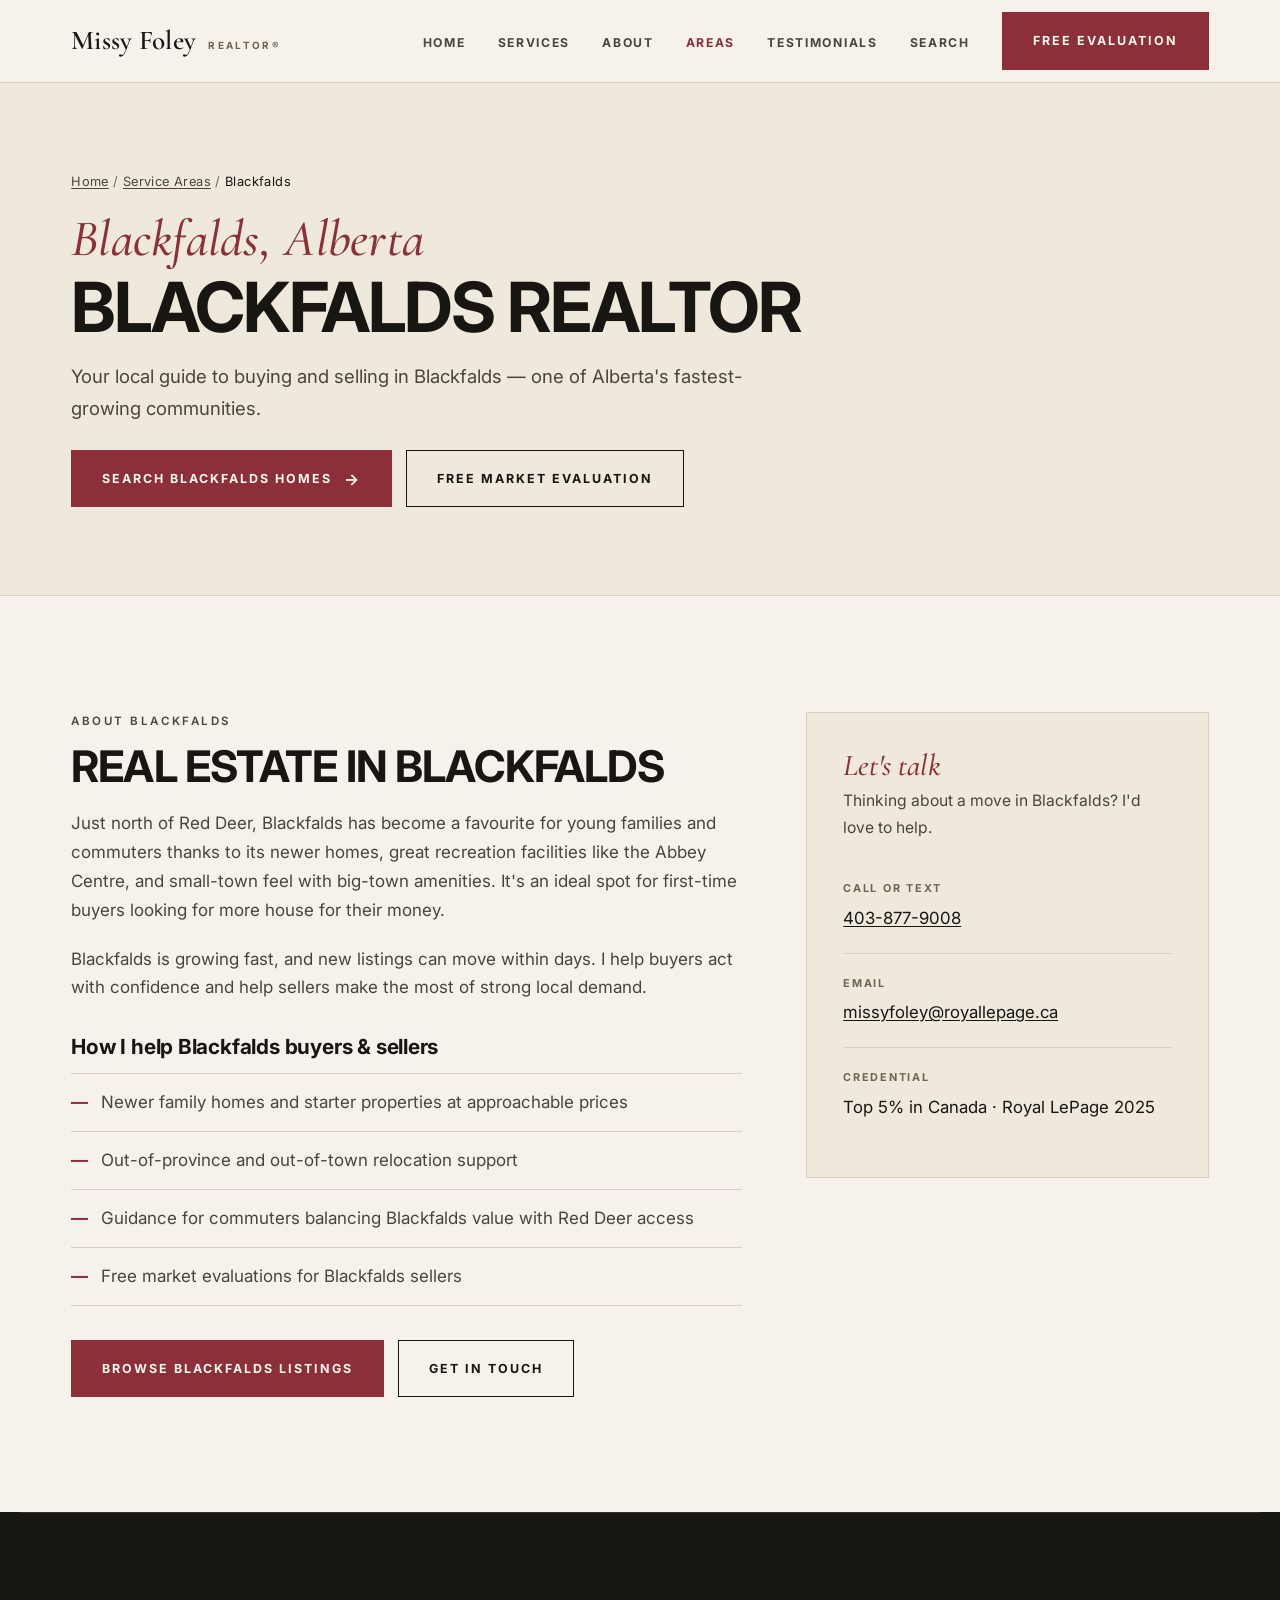
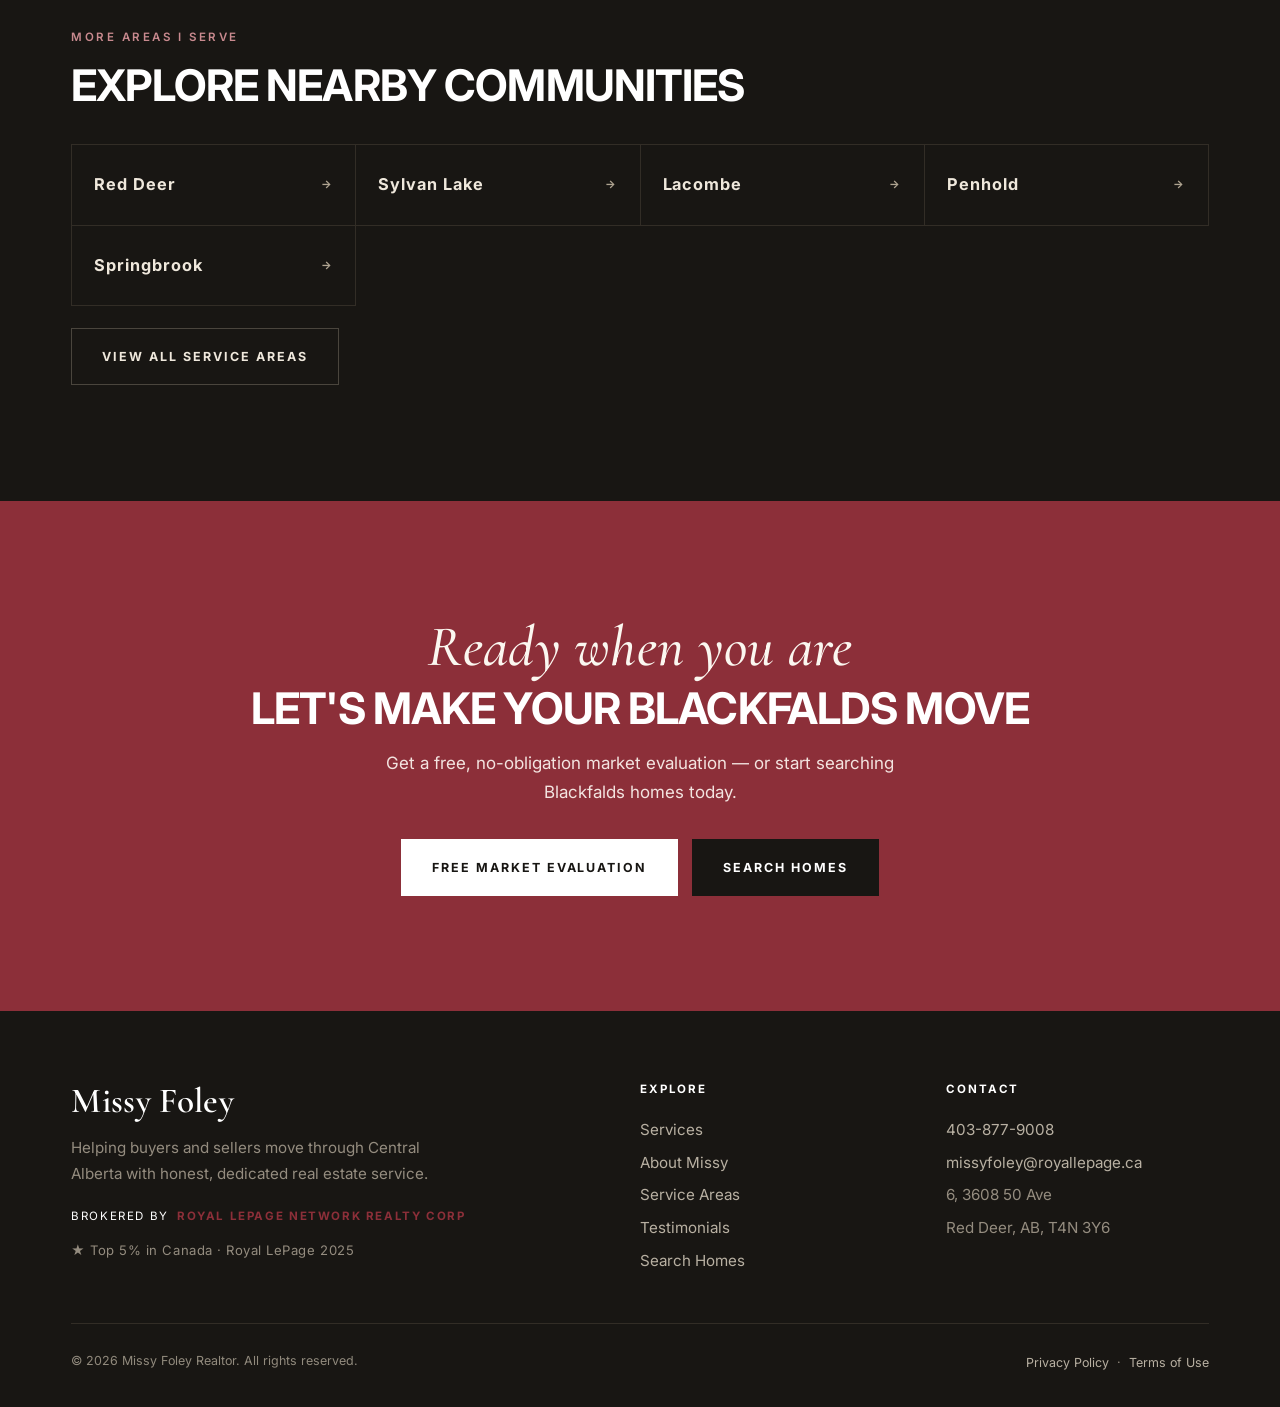
<file: blackfalds.html>
<!DOCTYPE html>
<html lang="en">
<head>
<meta charset="UTF-8">
<meta name="viewport" content="width=device-width, initial-scale=1.0">
<title>Blackfalds Realtor | Homes for Sale in Blackfalds, AB | Missy Foley</title>
<meta name="description" content="Buying or selling in Blackfalds, Alberta? Missy Foley is a top Central Alberta realtor (Top 5% in Canada, Royal LePage 2025). Search Blackfalds homes for sale and get a free market evaluation.">
<meta name="keywords" content="Blackfalds realtor, homes for sale Blackfalds, Blackfalds real estate, buying a home Blackfalds, selling a home Blackfalds, Blackfalds AB realtor, Central Alberta realtor">
<link rel="canonical" href="https://missyfoley.royallepage.ca/blackfalds.html">
<meta property="og:type" content="website">
<meta property="og:title" content="Blackfalds Realtor | Homes for Sale in Blackfalds, AB | Missy Foley">
<meta property="og:description" content="Buying or selling in Blackfalds, Alberta? Missy Foley is a top Central Alberta realtor (Top 5% in Canada, Royal LePage 2025). Search Blackfalds homes for sale and get a free market evaluation.">
<meta property="og:url" content="https://missyfoley.royallepage.ca/blackfalds.html">
<meta property="og:locale" content="en_CA">
<meta name="robots" content="index, follow">
<link rel="preconnect" href="https://fonts.googleapis.com">
<link rel="preconnect" href="https://fonts.gstatic.com" crossorigin>
<link href="https://fonts.googleapis.com/css2?family=Inter:wght@300;400;500;600;700&family=Cormorant+Garamond:ital,wght@0,500;0,600;1,500;1,600&display=swap" rel="stylesheet">
<link rel="stylesheet" href="css/style.css">
<script type="application/ld+json">
{
  "@context":"https://schema.org",
  "@type":"RealEstateAgent",
  "name":"Missy Foley Realtor — Blackfalds",
  "url":"https://missyfoley.royallepage.ca/blackfalds.html",
  "telephone":"+1-403-877-9008",
  "email":"missyfoley@royallepage.ca",
  "areaServed":{"@type":"City","name":"Blackfalds, Alberta"},
  "address":{"@type":"PostalAddress","streetAddress":"6, 3608 50 Ave","addressLocality":"Red Deer","addressRegion":"AB","postalCode":"T4N 3Y6","addressCountry":"CA"},
  "parentOrganization":{"@type":"Organization","name":"Royal LePage"},
  "award":"Top 5% in Canada, Royal LePage (2025)"
}
</script>
<script type="application/ld+json">
{
  "@context":"https://schema.org",
  "@type":"BreadcrumbList",
  "itemListElement":[
    {"@type":"ListItem","position":1,"name":"Home","item":"https://missyfoley.royallepage.ca/"},
    {"@type":"ListItem","position":2,"name":"Service Areas","item":"https://missyfoley.royallepage.ca/areas.html"},
    {"@type":"ListItem","position":3,"name":"Blackfalds","item":"https://missyfoley.royallepage.ca/blackfalds.html"}
  ]
}
</script>
</head>
<body>
<a class="skip-link" href="#main-city">Skip to content</a>
<header class="site-header">
  <div class="wrap nav">
    <a href="index.html" class="brand"><span class="brand__script">Missy Foley</span><span class="brand__tag">Realtor&reg;</span></a>
    <ul class="nav__links">
      <li><a href="index.html">Home</a></li>
      <li><a href="index.html#services">Services</a></li>
      <li><a href="index.html#about">About</a></li>
      <li><a href="areas.html" class="active" aria-current="page">Areas</a></li>
      <li><a href="testimonials.html">Testimonials</a></li>
      <li><a href="search.html">Search</a></li>
      <li><a href="index.html#contact" class="btn btn--red">Free Evaluation</a></li>
    </ul>
    <button class="nav__toggle" aria-label="Menu" aria-expanded="false"><span></span><span></span><span></span></button>
  </div>
</header>

<section class="page-hero" id="main-city">
  <div class="wrap">
    <nav class="crumbs" aria-label="Breadcrumb">
      <a href="index.html">Home</a> <span aria-hidden="true">/</span>
      <a href="areas.html">Service Areas</a> <span aria-hidden="true">/</span>
      <span aria-current="page">Blackfalds</span>
    </nav>
    <span class="script">Blackfalds, Alberta</span>
    <h1>Blackfalds Realtor</h1>
    <p class="lead">Your local guide to buying and selling in Blackfalds — one of Alberta&#x27;s fastest-growing communities.</p>
    <div style="display:flex;gap:14px;flex-wrap:wrap;margin-top:26px">
      <a href="https://missyfoley.royallepage.ca" target="_blank" rel="noopener" class="btn btn--red">Search Blackfalds Homes <span class="btn__arrow">&rarr;</span></a>
      <a href="index.html#contact" class="btn btn--ghost">Free Market Evaluation</a>
    </div>
  </div>
</section>

<section class="section">
  <div class="wrap city-body">
    <div class="city-body__main">
      <p class="kicker kicker--red">About Blackfalds</p>
      <h2 style="margin:12px 0 18px">Real estate in Blackfalds</h2>
      <p>Just north of Red Deer, Blackfalds has become a favourite for young families and commuters thanks to its newer homes, great recreation facilities like the Abbey Centre, and small-town feel with big-town amenities. It&#x27;s an ideal spot for first-time buyers looking for more house for their money.</p>
      <p style="margin-top:20px">Blackfalds is growing fast, and new listings can move within days. I help buyers act with confidence and help sellers make the most of strong local demand.</p>

      <h3 style="margin:34px 0 8px;text-transform:none;font-size:1.3rem;letter-spacing:-.01em">How I help Blackfalds buyers &amp; sellers</h3>
      <ul class="city-list">
        <li>Newer family homes and starter properties at approachable prices</li>
        <li>Out-of-province and out-of-town relocation support</li>
        <li>Guidance for commuters balancing Blackfalds value with Red Deer access</li>
        <li>Free market evaluations for Blackfalds sellers</li>
      </ul>

      <div style="margin-top:34px;display:flex;gap:14px;flex-wrap:wrap">
        <a href="https://missyfoley.royallepage.ca" target="_blank" rel="noopener" class="btn btn--red">Browse Blackfalds Listings</a>
        <a href="index.html#contact" class="btn btn--ghost">Get in Touch</a>
      </div>
    </div>
    <aside class="city-aside">
      <div class="city-card">
        <span class="script" style="color:var(--red);font-size:1.9rem;display:block;margin-bottom:6px">Let's talk</span>
        <p style="font-size:.98rem;color:var(--ink-2);margin-bottom:18px">Thinking about a move in Blackfalds? I'd love to help.</p>
        <div class="info-item"><b>Call or Text</b><a href="tel:+14038779008" class="inline-link">403-877-9008</a></div>
        <div class="info-item"><b>Email</b><a href="mailto:missyfoley@royallepage.ca" class="inline-link">missyfoley@royallepage.ca</a></div>
        <div class="info-item"><b>Credential</b><span>Top 5% in Canada · Royal LePage 2025</span></div>
      </div>
    </aside>
  </div>
</section>

<section class="section areas" style="padding-top:0;background:var(--ink)">
  <div class="wrap" style="padding-top:clamp(64px,9vw,120px);border-top:1px solid #322d26">
    <p class="kicker">More Areas I Serve</p>
    <h2>Explore nearby communities</h2>
    <div class="area-grid" style="margin-top:34px">
      <a href="red-deer.html">Red Deer <span>&rarr;</span></a>
      <a href="sylvan-lake.html">Sylvan Lake <span>&rarr;</span></a>
      <a href="lacombe.html">Lacombe <span>&rarr;</span></a>
      <a href="penhold.html">Penhold <span>&rarr;</span></a>
      <a href="springbrook.html">Springbrook <span>&rarr;</span></a>
      
    </div>
    <p style="margin-top:22px"><a href="areas.html" class="btn" style="background:transparent;border-color:#4a453d;color:#efe8dc">View all service areas</a></p>
  </div>
</section>

<section class="section cta">
  <div class="wrap">
    <span class="script">Ready when you are</span>
    <h2>Let's make your Blackfalds move</h2>
    <p>Get a free, no-obligation market evaluation — or start searching Blackfalds homes today.</p>
    <div class="cta__btns">
      <a href="index.html#contact" class="btn btn--onred">Free Market Evaluation</a>
      <a href="https://missyfoley.royallepage.ca" target="_blank" rel="noopener" class="btn" style="background:#181613;border-color:#181613">Search Homes</a>
    </div>
  </div>
</section>

<footer class="footer">
  <div class="wrap">
    <div class="footer__grid">
      <div class="footer__brand">
        <span class="brand__script">Missy Foley</span>
        <p>Helping buyers and sellers move through Central Alberta with honest, dedicated real estate service.</p>
        <div class="footer__lp">Brokered by <b>Royal LePage Network Realty Corp</b></div>
        <p style="color:#948c7f;font-size:.82rem;margin-top:10px;letter-spacing:.04em">★ Top 5% in Canada · Royal LePage 2025</p>
      </div>
      <div>
        <h3 class="footer__h">Explore</h3>
        <a href="index.html#services">Services</a><br><a href="index.html#about">About Missy</a><br>
        <a href="areas.html">Service Areas</a><br><a href="testimonials.html">Testimonials</a><br><a href="search.html">Search Homes</a>
      </div>
      <div>
        <h3 class="footer__h">Contact</h3>
        <a href="tel:+14038779008">403-877-9008</a><br>
        <a href="mailto:missyfoley@royallepage.ca">missyfoley@royallepage.ca</a><br>
        <span style="color:#948c7f;font-size:.95rem;line-height:2.15">6, 3608 50 Ave<br>Red Deer, AB, T4N 3Y6</span>
      </div>
    </div>
    <div class="footer__bottom">
      <span>&copy; <span id="yr"></span> Missy Foley Realtor. All rights reserved.</span>
      <span><a href="privacy.html">Privacy Policy</a> &nbsp;·&nbsp; <a href="terms.html">Terms of Use</a></span>
    </div>
  </div>
</footer>
<script>document.getElementById('yr').textContent=new Date().getFullYear();</script>
<script src="js/main.js"></script>
</body>
</html>
</file>
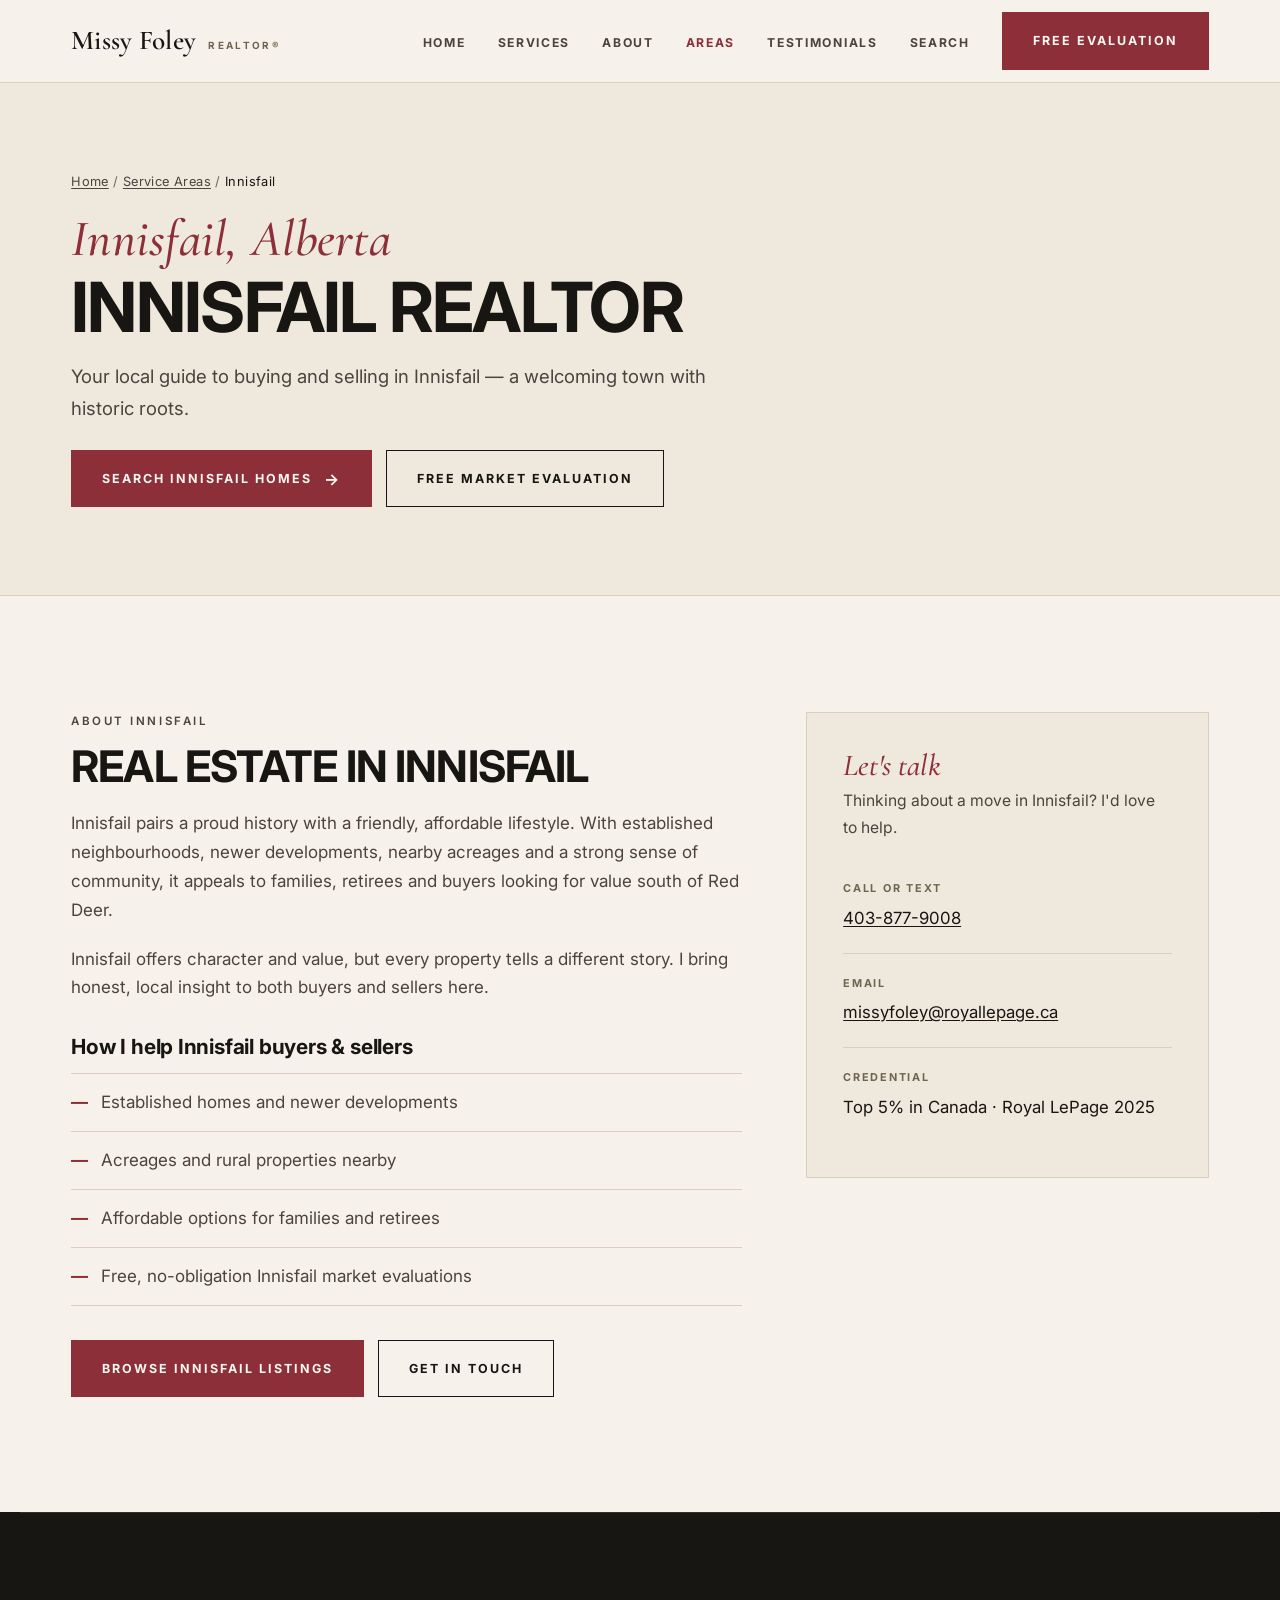
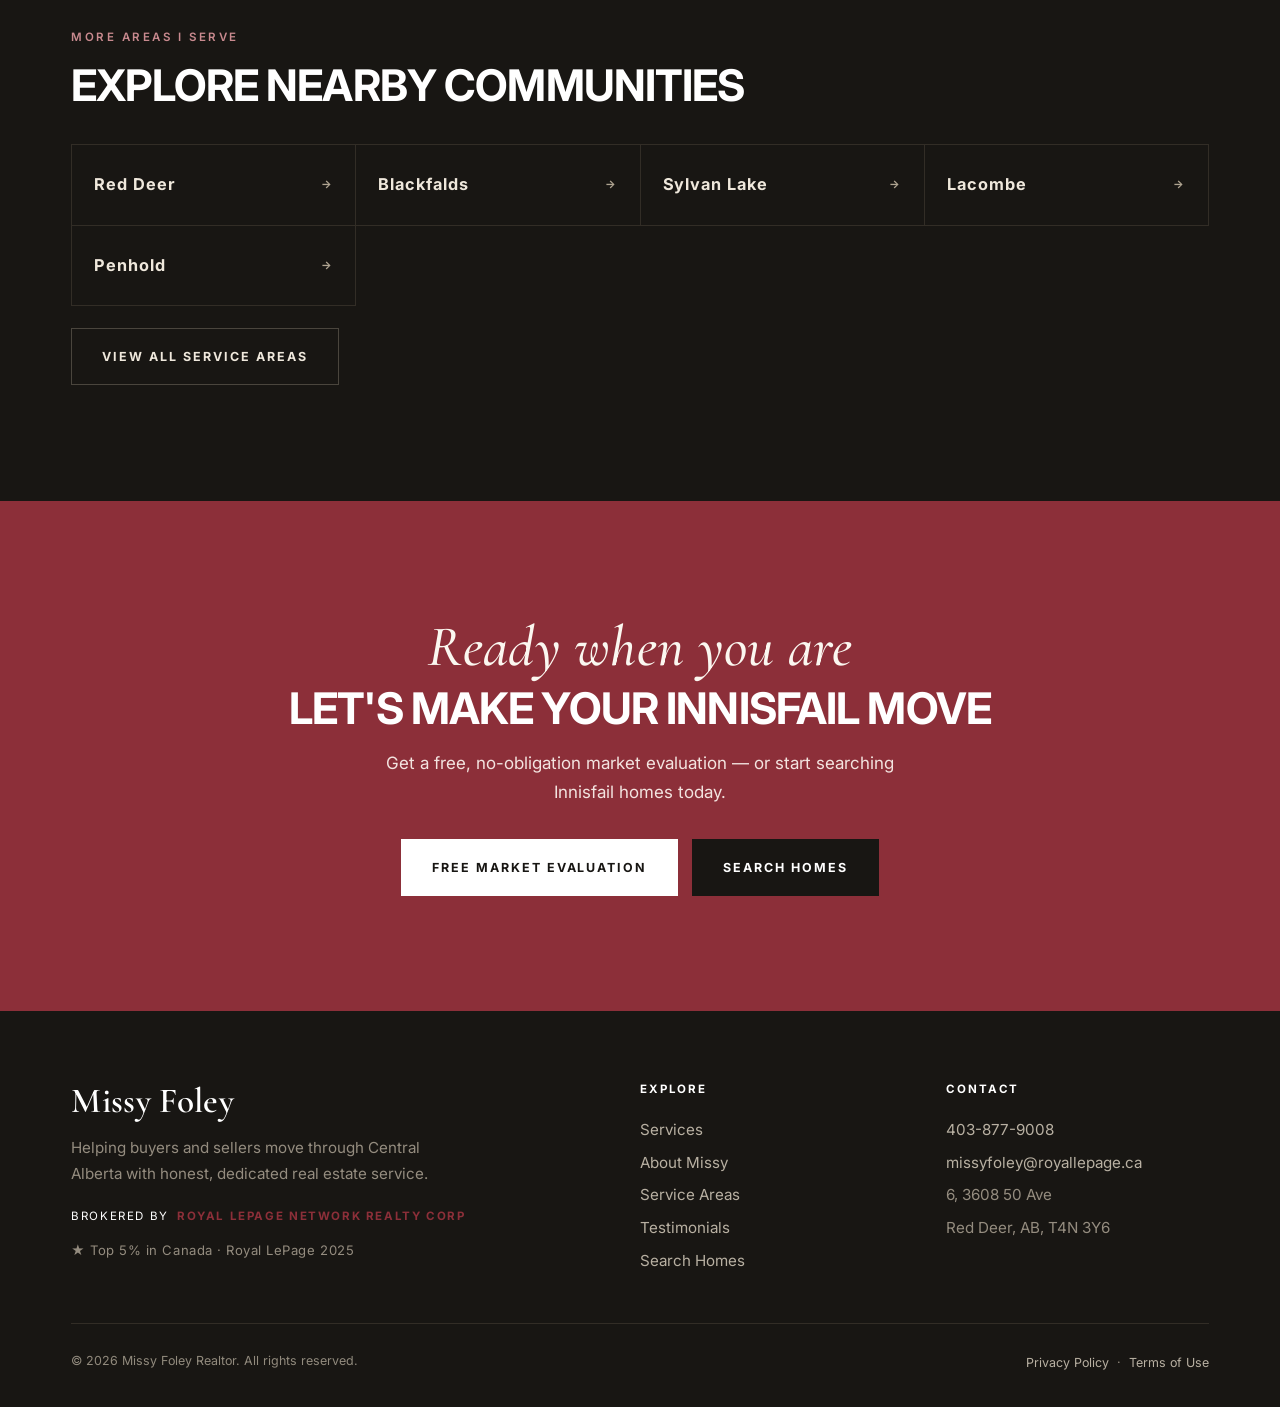
<file: innisfail.html>
<!DOCTYPE html>
<html lang="en">
<head>
<meta charset="UTF-8">
<meta name="viewport" content="width=device-width, initial-scale=1.0">
<title>Innisfail Realtor | Homes for Sale in Innisfail, AB | Missy Foley</title>
<meta name="description" content="Buying or selling in Innisfail, Alberta? Missy Foley is a top Central Alberta realtor (Top 5% in Canada, Royal LePage 2025). Search Innisfail homes for sale and get a free market evaluation.">
<meta name="keywords" content="Innisfail realtor, homes for sale Innisfail, Innisfail real estate, buying a home Innisfail, selling a home Innisfail, Innisfail AB realtor, Central Alberta realtor">
<link rel="canonical" href="https://missyfoley.royallepage.ca/innisfail.html">
<meta property="og:type" content="website">
<meta property="og:title" content="Innisfail Realtor | Homes for Sale in Innisfail, AB | Missy Foley">
<meta property="og:description" content="Buying or selling in Innisfail, Alberta? Missy Foley is a top Central Alberta realtor (Top 5% in Canada, Royal LePage 2025). Search Innisfail homes for sale and get a free market evaluation.">
<meta property="og:url" content="https://missyfoley.royallepage.ca/innisfail.html">
<meta property="og:locale" content="en_CA">
<meta name="robots" content="index, follow">
<link rel="preconnect" href="https://fonts.googleapis.com">
<link rel="preconnect" href="https://fonts.gstatic.com" crossorigin>
<link href="https://fonts.googleapis.com/css2?family=Inter:wght@300;400;500;600;700&family=Cormorant+Garamond:ital,wght@0,500;0,600;1,500;1,600&display=swap" rel="stylesheet">
<link rel="stylesheet" href="css/style.css">
<script type="application/ld+json">
{
  "@context":"https://schema.org",
  "@type":"RealEstateAgent",
  "name":"Missy Foley Realtor — Innisfail",
  "url":"https://missyfoley.royallepage.ca/innisfail.html",
  "telephone":"+1-403-877-9008",
  "email":"missyfoley@royallepage.ca",
  "areaServed":{"@type":"City","name":"Innisfail, Alberta"},
  "address":{"@type":"PostalAddress","streetAddress":"6, 3608 50 Ave","addressLocality":"Red Deer","addressRegion":"AB","postalCode":"T4N 3Y6","addressCountry":"CA"},
  "parentOrganization":{"@type":"Organization","name":"Royal LePage"},
  "award":"Top 5% in Canada, Royal LePage (2025)"
}
</script>
<script type="application/ld+json">
{
  "@context":"https://schema.org",
  "@type":"BreadcrumbList",
  "itemListElement":[
    {"@type":"ListItem","position":1,"name":"Home","item":"https://missyfoley.royallepage.ca/"},
    {"@type":"ListItem","position":2,"name":"Service Areas","item":"https://missyfoley.royallepage.ca/areas.html"},
    {"@type":"ListItem","position":3,"name":"Innisfail","item":"https://missyfoley.royallepage.ca/innisfail.html"}
  ]
}
</script>
</head>
<body>
<a class="skip-link" href="#main-city">Skip to content</a>
<header class="site-header">
  <div class="wrap nav">
    <a href="index.html" class="brand"><span class="brand__script">Missy Foley</span><span class="brand__tag">Realtor&reg;</span></a>
    <ul class="nav__links">
      <li><a href="index.html">Home</a></li>
      <li><a href="index.html#services">Services</a></li>
      <li><a href="index.html#about">About</a></li>
      <li><a href="areas.html" class="active" aria-current="page">Areas</a></li>
      <li><a href="testimonials.html">Testimonials</a></li>
      <li><a href="search.html">Search</a></li>
      <li><a href="index.html#contact" class="btn btn--red">Free Evaluation</a></li>
    </ul>
    <button class="nav__toggle" aria-label="Menu" aria-expanded="false"><span></span><span></span><span></span></button>
  </div>
</header>

<section class="page-hero" id="main-city">
  <div class="wrap">
    <nav class="crumbs" aria-label="Breadcrumb">
      <a href="index.html">Home</a> <span aria-hidden="true">/</span>
      <a href="areas.html">Service Areas</a> <span aria-hidden="true">/</span>
      <span aria-current="page">Innisfail</span>
    </nav>
    <span class="script">Innisfail, Alberta</span>
    <h1>Innisfail Realtor</h1>
    <p class="lead">Your local guide to buying and selling in Innisfail — a welcoming town with historic roots.</p>
    <div style="display:flex;gap:14px;flex-wrap:wrap;margin-top:26px">
      <a href="https://missyfoley.royallepage.ca" target="_blank" rel="noopener" class="btn btn--red">Search Innisfail Homes <span class="btn__arrow">&rarr;</span></a>
      <a href="index.html#contact" class="btn btn--ghost">Free Market Evaluation</a>
    </div>
  </div>
</section>

<section class="section">
  <div class="wrap city-body">
    <div class="city-body__main">
      <p class="kicker kicker--red">About Innisfail</p>
      <h2 style="margin:12px 0 18px">Real estate in Innisfail</h2>
      <p>Innisfail pairs a proud history with a friendly, affordable lifestyle. With established neighbourhoods, newer developments, nearby acreages and a strong sense of community, it appeals to families, retirees and buyers looking for value south of Red Deer.</p>
      <p style="margin-top:20px">Innisfail offers character and value, but every property tells a different story. I bring honest, local insight to both buyers and sellers here.</p>

      <h3 style="margin:34px 0 8px;text-transform:none;font-size:1.3rem;letter-spacing:-.01em">How I help Innisfail buyers &amp; sellers</h3>
      <ul class="city-list">
        <li>Established homes and newer developments</li>
        <li>Acreages and rural properties nearby</li>
        <li>Affordable options for families and retirees</li>
        <li>Free, no-obligation Innisfail market evaluations</li>
      </ul>

      <div style="margin-top:34px;display:flex;gap:14px;flex-wrap:wrap">
        <a href="https://missyfoley.royallepage.ca" target="_blank" rel="noopener" class="btn btn--red">Browse Innisfail Listings</a>
        <a href="index.html#contact" class="btn btn--ghost">Get in Touch</a>
      </div>
    </div>
    <aside class="city-aside">
      <div class="city-card">
        <span class="script" style="color:var(--red);font-size:1.9rem;display:block;margin-bottom:6px">Let's talk</span>
        <p style="font-size:.98rem;color:var(--ink-2);margin-bottom:18px">Thinking about a move in Innisfail? I'd love to help.</p>
        <div class="info-item"><b>Call or Text</b><a href="tel:+14038779008" class="inline-link">403-877-9008</a></div>
        <div class="info-item"><b>Email</b><a href="mailto:missyfoley@royallepage.ca" class="inline-link">missyfoley@royallepage.ca</a></div>
        <div class="info-item"><b>Credential</b><span>Top 5% in Canada · Royal LePage 2025</span></div>
      </div>
    </aside>
  </div>
</section>

<section class="section areas" style="padding-top:0;background:var(--ink)">
  <div class="wrap" style="padding-top:clamp(64px,9vw,120px);border-top:1px solid #322d26">
    <p class="kicker">More Areas I Serve</p>
    <h2>Explore nearby communities</h2>
    <div class="area-grid" style="margin-top:34px">
      <a href="red-deer.html">Red Deer <span>&rarr;</span></a>
      <a href="blackfalds.html">Blackfalds <span>&rarr;</span></a>
      <a href="sylvan-lake.html">Sylvan Lake <span>&rarr;</span></a>
      <a href="lacombe.html">Lacombe <span>&rarr;</span></a>
      <a href="penhold.html">Penhold <span>&rarr;</span></a>
      
    </div>
    <p style="margin-top:22px"><a href="areas.html" class="btn" style="background:transparent;border-color:#4a453d;color:#efe8dc">View all service areas</a></p>
  </div>
</section>

<section class="section cta">
  <div class="wrap">
    <span class="script">Ready when you are</span>
    <h2>Let's make your Innisfail move</h2>
    <p>Get a free, no-obligation market evaluation — or start searching Innisfail homes today.</p>
    <div class="cta__btns">
      <a href="index.html#contact" class="btn btn--onred">Free Market Evaluation</a>
      <a href="https://missyfoley.royallepage.ca" target="_blank" rel="noopener" class="btn" style="background:#181613;border-color:#181613">Search Homes</a>
    </div>
  </div>
</section>

<footer class="footer">
  <div class="wrap">
    <div class="footer__grid">
      <div class="footer__brand">
        <span class="brand__script">Missy Foley</span>
        <p>Helping buyers and sellers move through Central Alberta with honest, dedicated real estate service.</p>
        <div class="footer__lp">Brokered by <b>Royal LePage Network Realty Corp</b></div>
        <p style="color:#948c7f;font-size:.82rem;margin-top:10px;letter-spacing:.04em">★ Top 5% in Canada · Royal LePage 2025</p>
      </div>
      <div>
        <h3 class="footer__h">Explore</h3>
        <a href="index.html#services">Services</a><br><a href="index.html#about">About Missy</a><br>
        <a href="areas.html">Service Areas</a><br><a href="testimonials.html">Testimonials</a><br><a href="search.html">Search Homes</a>
      </div>
      <div>
        <h3 class="footer__h">Contact</h3>
        <a href="tel:+14038779008">403-877-9008</a><br>
        <a href="mailto:missyfoley@royallepage.ca">missyfoley@royallepage.ca</a><br>
        <span style="color:#948c7f;font-size:.95rem;line-height:2.15">6, 3608 50 Ave<br>Red Deer, AB, T4N 3Y6</span>
      </div>
    </div>
    <div class="footer__bottom">
      <span>&copy; <span id="yr"></span> Missy Foley Realtor. All rights reserved.</span>
      <span><a href="privacy.html">Privacy Policy</a> &nbsp;·&nbsp; <a href="terms.html">Terms of Use</a></span>
    </div>
  </div>
</footer>
<script>document.getElementById('yr').textContent=new Date().getFullYear();</script>
<script src="js/main.js"></script>
</body>
</html>
</file>
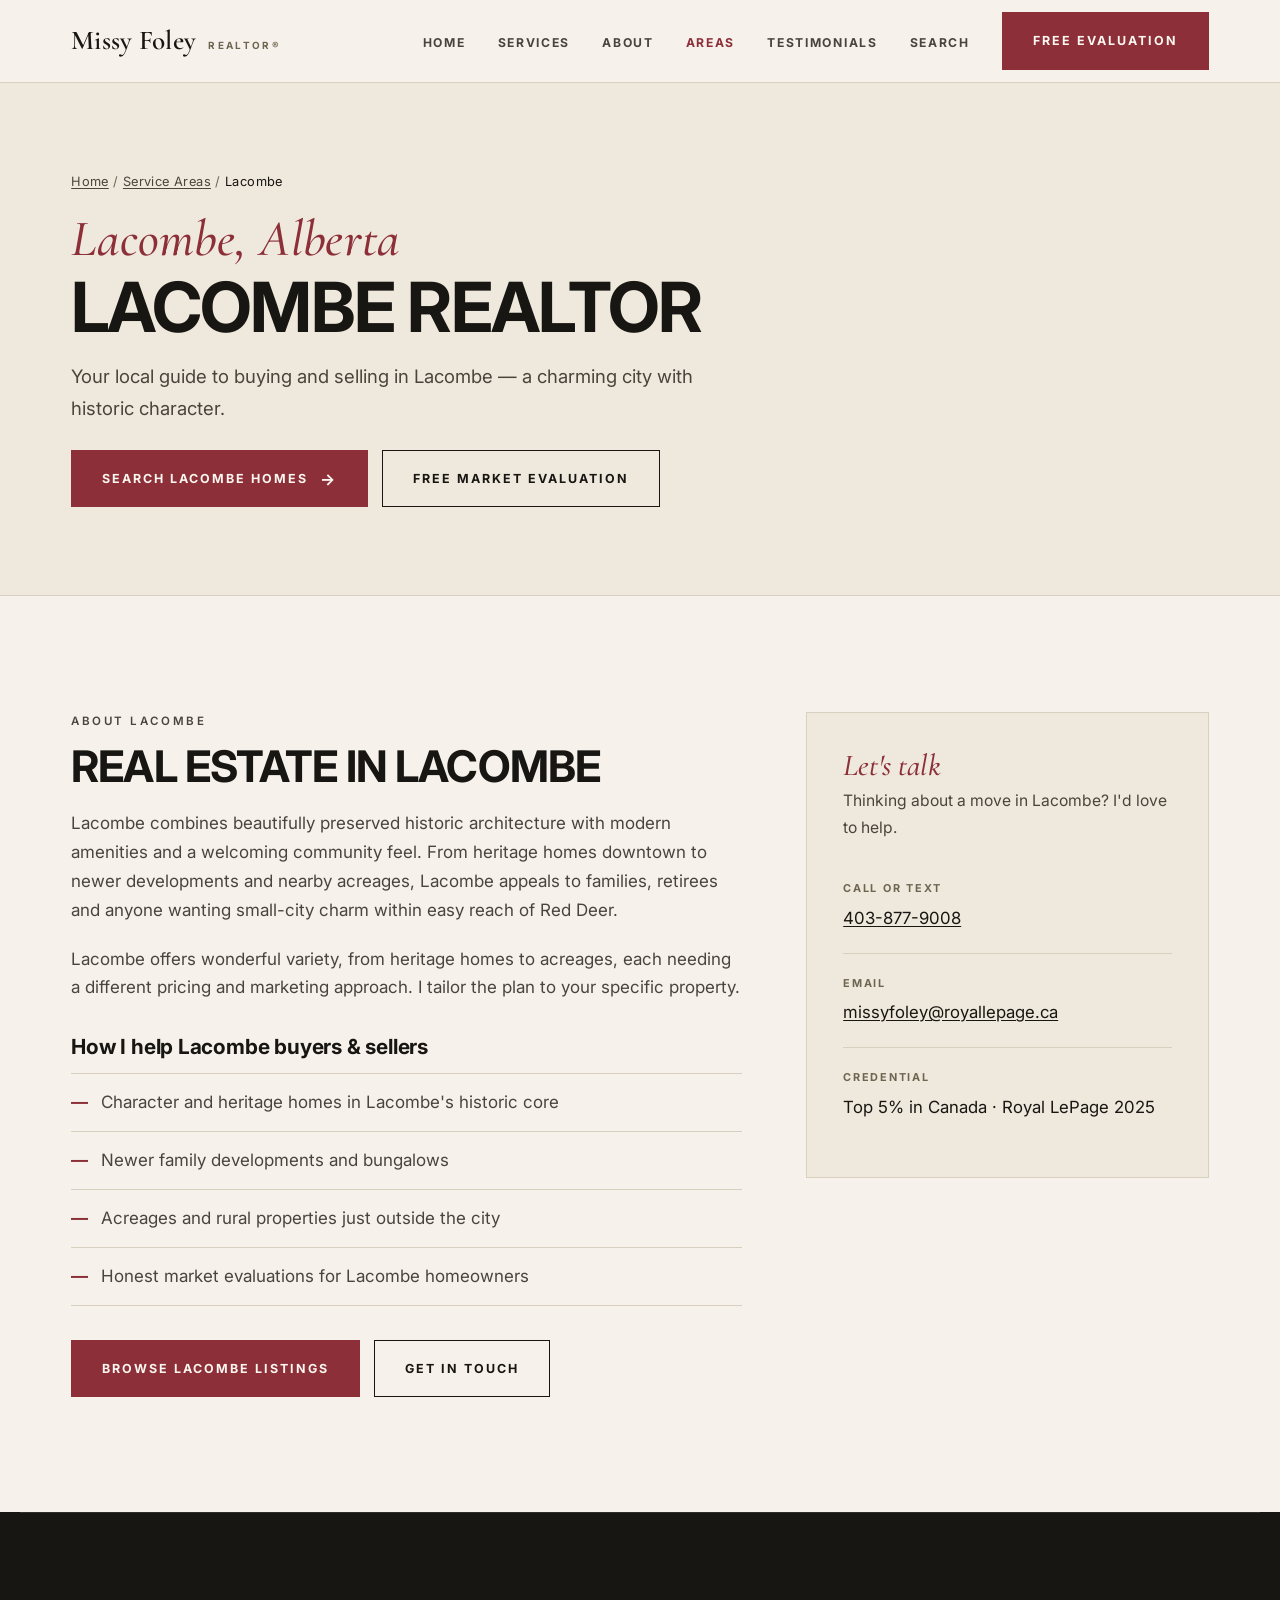
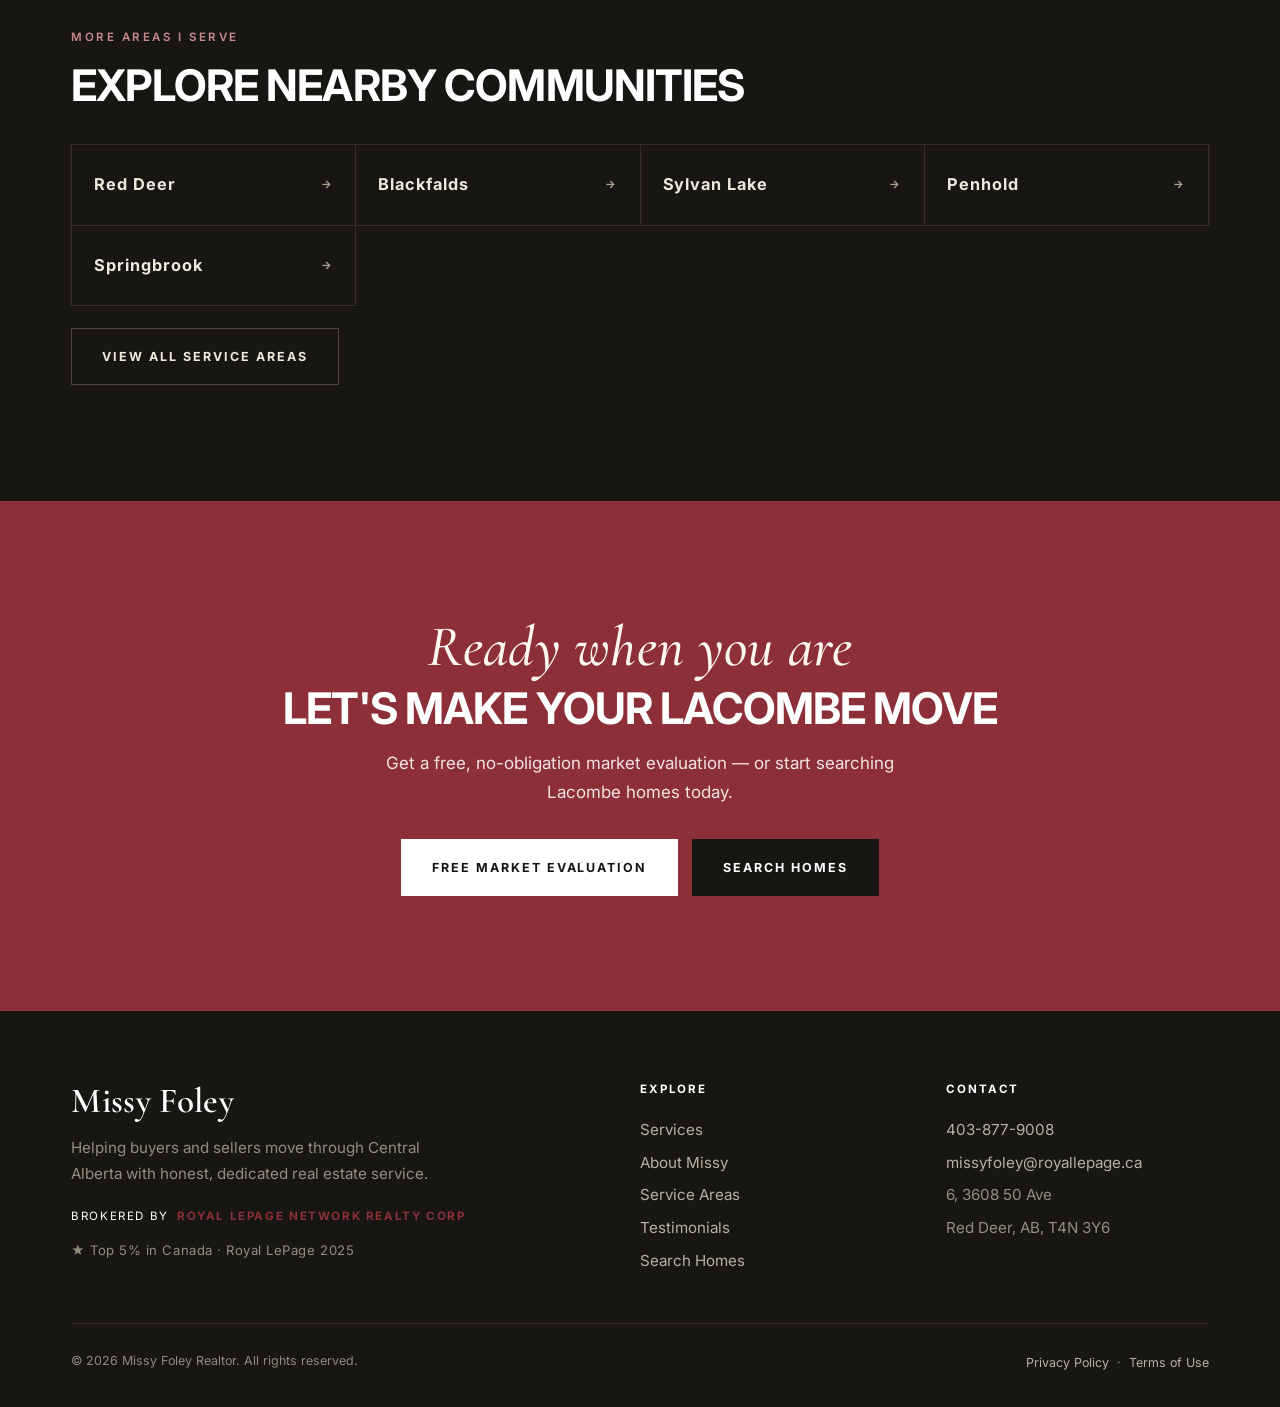
<file: lacombe.html>
<!DOCTYPE html>
<html lang="en">
<head>
<meta charset="UTF-8">
<meta name="viewport" content="width=device-width, initial-scale=1.0">
<title>Lacombe Realtor | Homes for Sale in Lacombe, AB | Missy Foley</title>
<meta name="description" content="Buying or selling in Lacombe, Alberta? Missy Foley is a top Central Alberta realtor (Top 5% in Canada, Royal LePage 2025). Search Lacombe homes for sale and get a free market evaluation.">
<meta name="keywords" content="Lacombe realtor, homes for sale Lacombe, Lacombe real estate, buying a home Lacombe, selling a home Lacombe, Lacombe AB realtor, Central Alberta realtor">
<link rel="canonical" href="https://missyfoley.royallepage.ca/lacombe.html">
<meta property="og:type" content="website">
<meta property="og:title" content="Lacombe Realtor | Homes for Sale in Lacombe, AB | Missy Foley">
<meta property="og:description" content="Buying or selling in Lacombe, Alberta? Missy Foley is a top Central Alberta realtor (Top 5% in Canada, Royal LePage 2025). Search Lacombe homes for sale and get a free market evaluation.">
<meta property="og:url" content="https://missyfoley.royallepage.ca/lacombe.html">
<meta property="og:locale" content="en_CA">
<meta name="robots" content="index, follow">
<link rel="preconnect" href="https://fonts.googleapis.com">
<link rel="preconnect" href="https://fonts.gstatic.com" crossorigin>
<link href="https://fonts.googleapis.com/css2?family=Inter:wght@300;400;500;600;700&family=Cormorant+Garamond:ital,wght@0,500;0,600;1,500;1,600&display=swap" rel="stylesheet">
<link rel="stylesheet" href="css/style.css">
<script type="application/ld+json">
{
  "@context":"https://schema.org",
  "@type":"RealEstateAgent",
  "name":"Missy Foley Realtor — Lacombe",
  "url":"https://missyfoley.royallepage.ca/lacombe.html",
  "telephone":"+1-403-877-9008",
  "email":"missyfoley@royallepage.ca",
  "areaServed":{"@type":"City","name":"Lacombe, Alberta"},
  "address":{"@type":"PostalAddress","streetAddress":"6, 3608 50 Ave","addressLocality":"Red Deer","addressRegion":"AB","postalCode":"T4N 3Y6","addressCountry":"CA"},
  "parentOrganization":{"@type":"Organization","name":"Royal LePage"},
  "award":"Top 5% in Canada, Royal LePage (2025)"
}
</script>
<script type="application/ld+json">
{
  "@context":"https://schema.org",
  "@type":"BreadcrumbList",
  "itemListElement":[
    {"@type":"ListItem","position":1,"name":"Home","item":"https://missyfoley.royallepage.ca/"},
    {"@type":"ListItem","position":2,"name":"Service Areas","item":"https://missyfoley.royallepage.ca/areas.html"},
    {"@type":"ListItem","position":3,"name":"Lacombe","item":"https://missyfoley.royallepage.ca/lacombe.html"}
  ]
}
</script>
</head>
<body>
<a class="skip-link" href="#main-city">Skip to content</a>
<header class="site-header">
  <div class="wrap nav">
    <a href="index.html" class="brand"><span class="brand__script">Missy Foley</span><span class="brand__tag">Realtor&reg;</span></a>
    <ul class="nav__links">
      <li><a href="index.html">Home</a></li>
      <li><a href="index.html#services">Services</a></li>
      <li><a href="index.html#about">About</a></li>
      <li><a href="areas.html" class="active" aria-current="page">Areas</a></li>
      <li><a href="testimonials.html">Testimonials</a></li>
      <li><a href="search.html">Search</a></li>
      <li><a href="index.html#contact" class="btn btn--red">Free Evaluation</a></li>
    </ul>
    <button class="nav__toggle" aria-label="Menu" aria-expanded="false"><span></span><span></span><span></span></button>
  </div>
</header>

<section class="page-hero" id="main-city">
  <div class="wrap">
    <nav class="crumbs" aria-label="Breadcrumb">
      <a href="index.html">Home</a> <span aria-hidden="true">/</span>
      <a href="areas.html">Service Areas</a> <span aria-hidden="true">/</span>
      <span aria-current="page">Lacombe</span>
    </nav>
    <span class="script">Lacombe, Alberta</span>
    <h1>Lacombe Realtor</h1>
    <p class="lead">Your local guide to buying and selling in Lacombe — a charming city with historic character.</p>
    <div style="display:flex;gap:14px;flex-wrap:wrap;margin-top:26px">
      <a href="https://missyfoley.royallepage.ca" target="_blank" rel="noopener" class="btn btn--red">Search Lacombe Homes <span class="btn__arrow">&rarr;</span></a>
      <a href="index.html#contact" class="btn btn--ghost">Free Market Evaluation</a>
    </div>
  </div>
</section>

<section class="section">
  <div class="wrap city-body">
    <div class="city-body__main">
      <p class="kicker kicker--red">About Lacombe</p>
      <h2 style="margin:12px 0 18px">Real estate in Lacombe</h2>
      <p>Lacombe combines beautifully preserved historic architecture with modern amenities and a welcoming community feel. From heritage homes downtown to newer developments and nearby acreages, Lacombe appeals to families, retirees and anyone wanting small-city charm within easy reach of Red Deer.</p>
      <p style="margin-top:20px">Lacombe offers wonderful variety, from heritage homes to acreages, each needing a different pricing and marketing approach. I tailor the plan to your specific property.</p>

      <h3 style="margin:34px 0 8px;text-transform:none;font-size:1.3rem;letter-spacing:-.01em">How I help Lacombe buyers &amp; sellers</h3>
      <ul class="city-list">
        <li>Character and heritage homes in Lacombe&#x27;s historic core</li>
        <li>Newer family developments and bungalows</li>
        <li>Acreages and rural properties just outside the city</li>
        <li>Honest market evaluations for Lacombe homeowners</li>
      </ul>

      <div style="margin-top:34px;display:flex;gap:14px;flex-wrap:wrap">
        <a href="https://missyfoley.royallepage.ca" target="_blank" rel="noopener" class="btn btn--red">Browse Lacombe Listings</a>
        <a href="index.html#contact" class="btn btn--ghost">Get in Touch</a>
      </div>
    </div>
    <aside class="city-aside">
      <div class="city-card">
        <span class="script" style="color:var(--red);font-size:1.9rem;display:block;margin-bottom:6px">Let's talk</span>
        <p style="font-size:.98rem;color:var(--ink-2);margin-bottom:18px">Thinking about a move in Lacombe? I'd love to help.</p>
        <div class="info-item"><b>Call or Text</b><a href="tel:+14038779008" class="inline-link">403-877-9008</a></div>
        <div class="info-item"><b>Email</b><a href="mailto:missyfoley@royallepage.ca" class="inline-link">missyfoley@royallepage.ca</a></div>
        <div class="info-item"><b>Credential</b><span>Top 5% in Canada · Royal LePage 2025</span></div>
      </div>
    </aside>
  </div>
</section>

<section class="section areas" style="padding-top:0;background:var(--ink)">
  <div class="wrap" style="padding-top:clamp(64px,9vw,120px);border-top:1px solid #322d26">
    <p class="kicker">More Areas I Serve</p>
    <h2>Explore nearby communities</h2>
    <div class="area-grid" style="margin-top:34px">
      <a href="red-deer.html">Red Deer <span>&rarr;</span></a>
      <a href="blackfalds.html">Blackfalds <span>&rarr;</span></a>
      <a href="sylvan-lake.html">Sylvan Lake <span>&rarr;</span></a>
      <a href="penhold.html">Penhold <span>&rarr;</span></a>
      <a href="springbrook.html">Springbrook <span>&rarr;</span></a>
      
    </div>
    <p style="margin-top:22px"><a href="areas.html" class="btn" style="background:transparent;border-color:#4a453d;color:#efe8dc">View all service areas</a></p>
  </div>
</section>

<section class="section cta">
  <div class="wrap">
    <span class="script">Ready when you are</span>
    <h2>Let's make your Lacombe move</h2>
    <p>Get a free, no-obligation market evaluation — or start searching Lacombe homes today.</p>
    <div class="cta__btns">
      <a href="index.html#contact" class="btn btn--onred">Free Market Evaluation</a>
      <a href="https://missyfoley.royallepage.ca" target="_blank" rel="noopener" class="btn" style="background:#181613;border-color:#181613">Search Homes</a>
    </div>
  </div>
</section>

<footer class="footer">
  <div class="wrap">
    <div class="footer__grid">
      <div class="footer__brand">
        <span class="brand__script">Missy Foley</span>
        <p>Helping buyers and sellers move through Central Alberta with honest, dedicated real estate service.</p>
        <div class="footer__lp">Brokered by <b>Royal LePage Network Realty Corp</b></div>
        <p style="color:#948c7f;font-size:.82rem;margin-top:10px;letter-spacing:.04em">★ Top 5% in Canada · Royal LePage 2025</p>
      </div>
      <div>
        <h3 class="footer__h">Explore</h3>
        <a href="index.html#services">Services</a><br><a href="index.html#about">About Missy</a><br>
        <a href="areas.html">Service Areas</a><br><a href="testimonials.html">Testimonials</a><br><a href="search.html">Search Homes</a>
      </div>
      <div>
        <h3 class="footer__h">Contact</h3>
        <a href="tel:+14038779008">403-877-9008</a><br>
        <a href="mailto:missyfoley@royallepage.ca">missyfoley@royallepage.ca</a><br>
        <span style="color:#948c7f;font-size:.95rem;line-height:2.15">6, 3608 50 Ave<br>Red Deer, AB, T4N 3Y6</span>
      </div>
    </div>
    <div class="footer__bottom">
      <span>&copy; <span id="yr"></span> Missy Foley Realtor. All rights reserved.</span>
      <span><a href="privacy.html">Privacy Policy</a> &nbsp;·&nbsp; <a href="terms.html">Terms of Use</a></span>
    </div>
  </div>
</footer>
<script>document.getElementById('yr').textContent=new Date().getFullYear();</script>
<script src="js/main.js"></script>
</body>
</html>
</file>
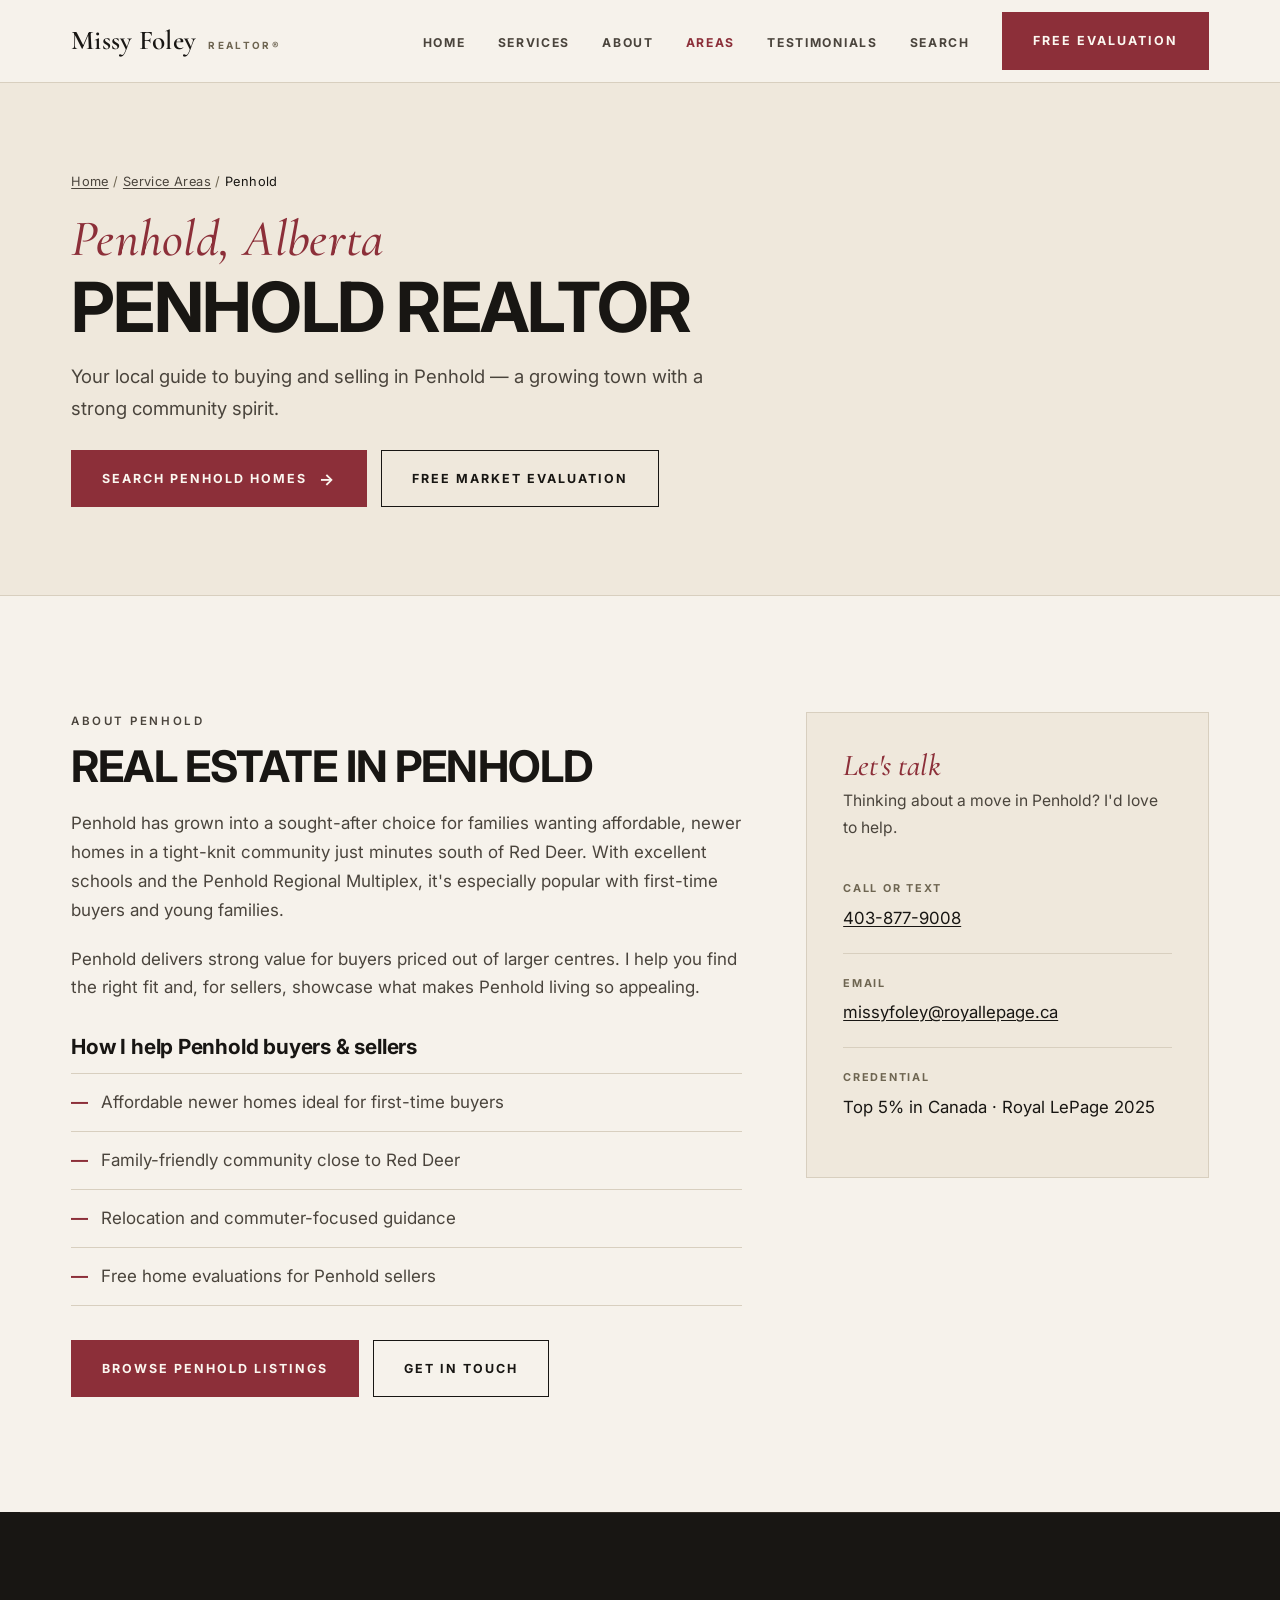
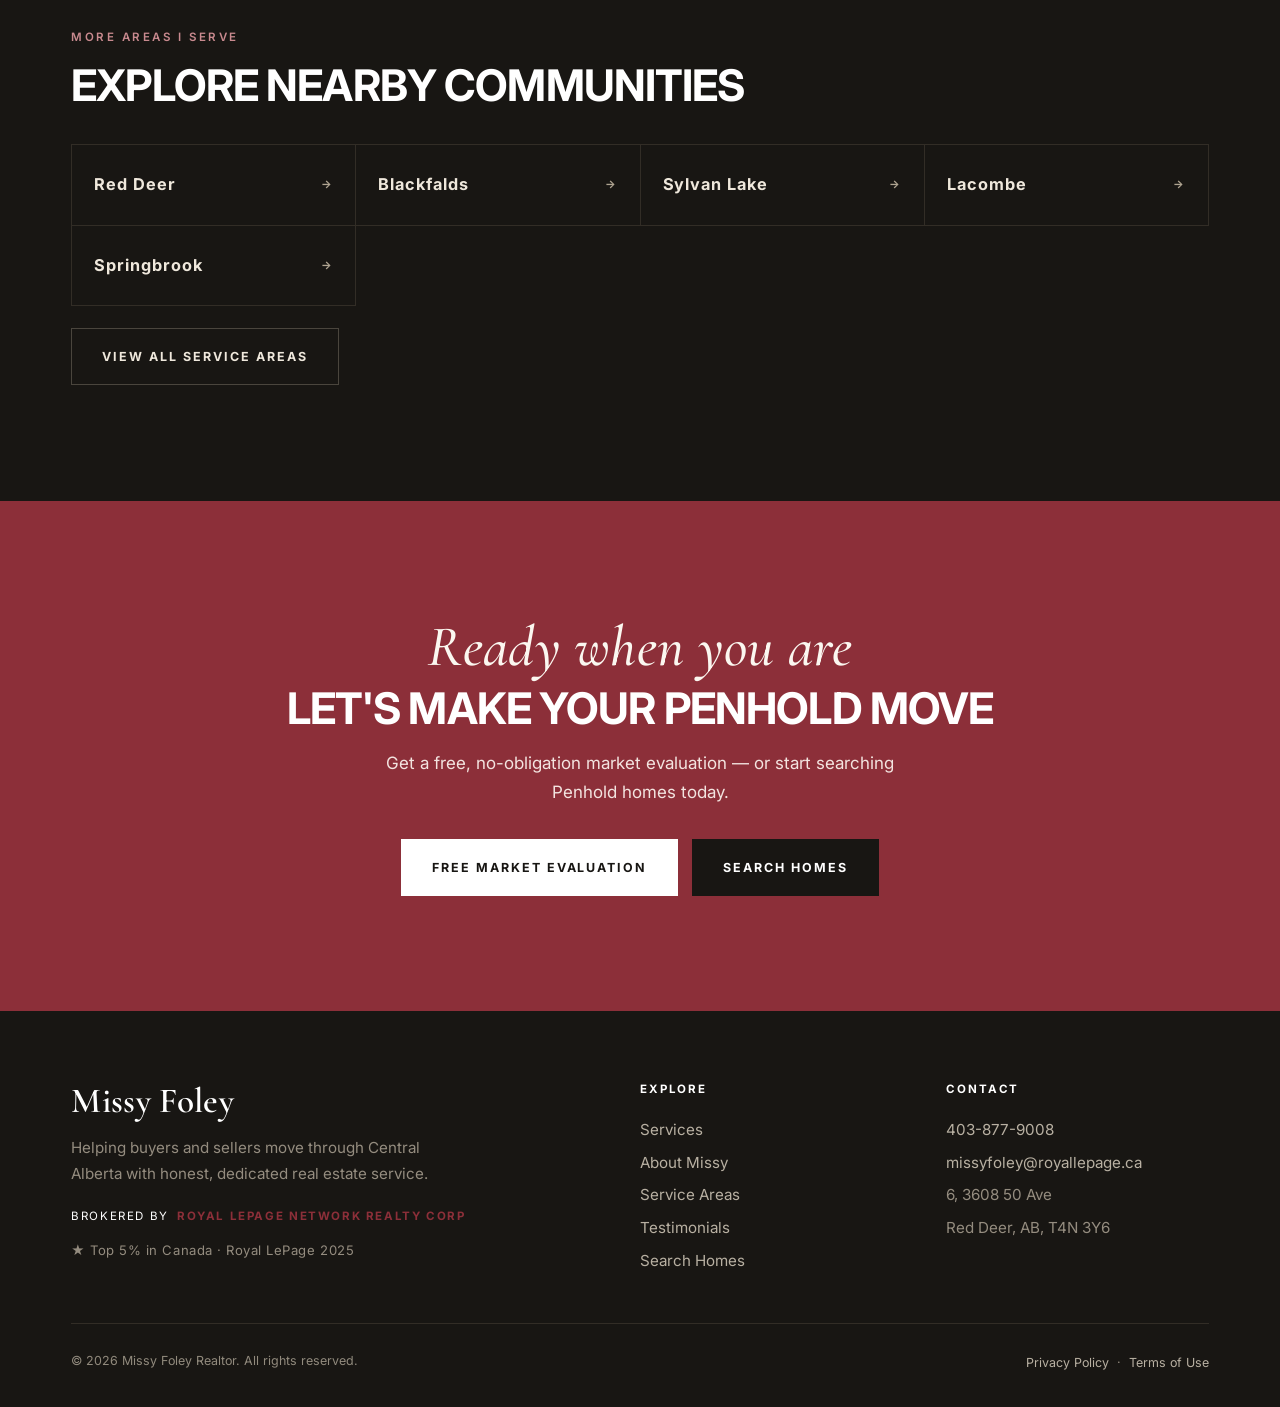
<file: penhold.html>
<!DOCTYPE html>
<html lang="en">
<head>
<meta charset="UTF-8">
<meta name="viewport" content="width=device-width, initial-scale=1.0">
<title>Penhold Realtor | Homes for Sale in Penhold, AB | Missy Foley</title>
<meta name="description" content="Buying or selling in Penhold, Alberta? Missy Foley is a top Central Alberta realtor (Top 5% in Canada, Royal LePage 2025). Search Penhold homes for sale and get a free market evaluation.">
<meta name="keywords" content="Penhold realtor, homes for sale Penhold, Penhold real estate, buying a home Penhold, selling a home Penhold, Penhold AB realtor, Central Alberta realtor">
<link rel="canonical" href="https://missyfoley.royallepage.ca/penhold.html">
<meta property="og:type" content="website">
<meta property="og:title" content="Penhold Realtor | Homes for Sale in Penhold, AB | Missy Foley">
<meta property="og:description" content="Buying or selling in Penhold, Alberta? Missy Foley is a top Central Alberta realtor (Top 5% in Canada, Royal LePage 2025). Search Penhold homes for sale and get a free market evaluation.">
<meta property="og:url" content="https://missyfoley.royallepage.ca/penhold.html">
<meta property="og:locale" content="en_CA">
<meta name="robots" content="index, follow">
<link rel="preconnect" href="https://fonts.googleapis.com">
<link rel="preconnect" href="https://fonts.gstatic.com" crossorigin>
<link href="https://fonts.googleapis.com/css2?family=Inter:wght@300;400;500;600;700&family=Cormorant+Garamond:ital,wght@0,500;0,600;1,500;1,600&display=swap" rel="stylesheet">
<link rel="stylesheet" href="css/style.css">
<script type="application/ld+json">
{
  "@context":"https://schema.org",
  "@type":"RealEstateAgent",
  "name":"Missy Foley Realtor — Penhold",
  "url":"https://missyfoley.royallepage.ca/penhold.html",
  "telephone":"+1-403-877-9008",
  "email":"missyfoley@royallepage.ca",
  "areaServed":{"@type":"City","name":"Penhold, Alberta"},
  "address":{"@type":"PostalAddress","streetAddress":"6, 3608 50 Ave","addressLocality":"Red Deer","addressRegion":"AB","postalCode":"T4N 3Y6","addressCountry":"CA"},
  "parentOrganization":{"@type":"Organization","name":"Royal LePage"},
  "award":"Top 5% in Canada, Royal LePage (2025)"
}
</script>
<script type="application/ld+json">
{
  "@context":"https://schema.org",
  "@type":"BreadcrumbList",
  "itemListElement":[
    {"@type":"ListItem","position":1,"name":"Home","item":"https://missyfoley.royallepage.ca/"},
    {"@type":"ListItem","position":2,"name":"Service Areas","item":"https://missyfoley.royallepage.ca/areas.html"},
    {"@type":"ListItem","position":3,"name":"Penhold","item":"https://missyfoley.royallepage.ca/penhold.html"}
  ]
}
</script>
</head>
<body>
<a class="skip-link" href="#main-city">Skip to content</a>
<header class="site-header">
  <div class="wrap nav">
    <a href="index.html" class="brand"><span class="brand__script">Missy Foley</span><span class="brand__tag">Realtor&reg;</span></a>
    <ul class="nav__links">
      <li><a href="index.html">Home</a></li>
      <li><a href="index.html#services">Services</a></li>
      <li><a href="index.html#about">About</a></li>
      <li><a href="areas.html" class="active" aria-current="page">Areas</a></li>
      <li><a href="testimonials.html">Testimonials</a></li>
      <li><a href="search.html">Search</a></li>
      <li><a href="index.html#contact" class="btn btn--red">Free Evaluation</a></li>
    </ul>
    <button class="nav__toggle" aria-label="Menu" aria-expanded="false"><span></span><span></span><span></span></button>
  </div>
</header>

<section class="page-hero" id="main-city">
  <div class="wrap">
    <nav class="crumbs" aria-label="Breadcrumb">
      <a href="index.html">Home</a> <span aria-hidden="true">/</span>
      <a href="areas.html">Service Areas</a> <span aria-hidden="true">/</span>
      <span aria-current="page">Penhold</span>
    </nav>
    <span class="script">Penhold, Alberta</span>
    <h1>Penhold Realtor</h1>
    <p class="lead">Your local guide to buying and selling in Penhold — a growing town with a strong community spirit.</p>
    <div style="display:flex;gap:14px;flex-wrap:wrap;margin-top:26px">
      <a href="https://missyfoley.royallepage.ca" target="_blank" rel="noopener" class="btn btn--red">Search Penhold Homes <span class="btn__arrow">&rarr;</span></a>
      <a href="index.html#contact" class="btn btn--ghost">Free Market Evaluation</a>
    </div>
  </div>
</section>

<section class="section">
  <div class="wrap city-body">
    <div class="city-body__main">
      <p class="kicker kicker--red">About Penhold</p>
      <h2 style="margin:12px 0 18px">Real estate in Penhold</h2>
      <p>Penhold has grown into a sought-after choice for families wanting affordable, newer homes in a tight-knit community just minutes south of Red Deer. With excellent schools and the Penhold Regional Multiplex, it&#x27;s especially popular with first-time buyers and young families.</p>
      <p style="margin-top:20px">Penhold delivers strong value for buyers priced out of larger centres. I help you find the right fit and, for sellers, showcase what makes Penhold living so appealing.</p>

      <h3 style="margin:34px 0 8px;text-transform:none;font-size:1.3rem;letter-spacing:-.01em">How I help Penhold buyers &amp; sellers</h3>
      <ul class="city-list">
        <li>Affordable newer homes ideal for first-time buyers</li>
        <li>Family-friendly community close to Red Deer</li>
        <li>Relocation and commuter-focused guidance</li>
        <li>Free home evaluations for Penhold sellers</li>
      </ul>

      <div style="margin-top:34px;display:flex;gap:14px;flex-wrap:wrap">
        <a href="https://missyfoley.royallepage.ca" target="_blank" rel="noopener" class="btn btn--red">Browse Penhold Listings</a>
        <a href="index.html#contact" class="btn btn--ghost">Get in Touch</a>
      </div>
    </div>
    <aside class="city-aside">
      <div class="city-card">
        <span class="script" style="color:var(--red);font-size:1.9rem;display:block;margin-bottom:6px">Let's talk</span>
        <p style="font-size:.98rem;color:var(--ink-2);margin-bottom:18px">Thinking about a move in Penhold? I'd love to help.</p>
        <div class="info-item"><b>Call or Text</b><a href="tel:+14038779008" class="inline-link">403-877-9008</a></div>
        <div class="info-item"><b>Email</b><a href="mailto:missyfoley@royallepage.ca" class="inline-link">missyfoley@royallepage.ca</a></div>
        <div class="info-item"><b>Credential</b><span>Top 5% in Canada · Royal LePage 2025</span></div>
      </div>
    </aside>
  </div>
</section>

<section class="section areas" style="padding-top:0;background:var(--ink)">
  <div class="wrap" style="padding-top:clamp(64px,9vw,120px);border-top:1px solid #322d26">
    <p class="kicker">More Areas I Serve</p>
    <h2>Explore nearby communities</h2>
    <div class="area-grid" style="margin-top:34px">
      <a href="red-deer.html">Red Deer <span>&rarr;</span></a>
      <a href="blackfalds.html">Blackfalds <span>&rarr;</span></a>
      <a href="sylvan-lake.html">Sylvan Lake <span>&rarr;</span></a>
      <a href="lacombe.html">Lacombe <span>&rarr;</span></a>
      <a href="springbrook.html">Springbrook <span>&rarr;</span></a>
      
    </div>
    <p style="margin-top:22px"><a href="areas.html" class="btn" style="background:transparent;border-color:#4a453d;color:#efe8dc">View all service areas</a></p>
  </div>
</section>

<section class="section cta">
  <div class="wrap">
    <span class="script">Ready when you are</span>
    <h2>Let's make your Penhold move</h2>
    <p>Get a free, no-obligation market evaluation — or start searching Penhold homes today.</p>
    <div class="cta__btns">
      <a href="index.html#contact" class="btn btn--onred">Free Market Evaluation</a>
      <a href="https://missyfoley.royallepage.ca" target="_blank" rel="noopener" class="btn" style="background:#181613;border-color:#181613">Search Homes</a>
    </div>
  </div>
</section>

<footer class="footer">
  <div class="wrap">
    <div class="footer__grid">
      <div class="footer__brand">
        <span class="brand__script">Missy Foley</span>
        <p>Helping buyers and sellers move through Central Alberta with honest, dedicated real estate service.</p>
        <div class="footer__lp">Brokered by <b>Royal LePage Network Realty Corp</b></div>
        <p style="color:#948c7f;font-size:.82rem;margin-top:10px;letter-spacing:.04em">★ Top 5% in Canada · Royal LePage 2025</p>
      </div>
      <div>
        <h3 class="footer__h">Explore</h3>
        <a href="index.html#services">Services</a><br><a href="index.html#about">About Missy</a><br>
        <a href="areas.html">Service Areas</a><br><a href="testimonials.html">Testimonials</a><br><a href="search.html">Search Homes</a>
      </div>
      <div>
        <h3 class="footer__h">Contact</h3>
        <a href="tel:+14038779008">403-877-9008</a><br>
        <a href="mailto:missyfoley@royallepage.ca">missyfoley@royallepage.ca</a><br>
        <span style="color:#948c7f;font-size:.95rem;line-height:2.15">6, 3608 50 Ave<br>Red Deer, AB, T4N 3Y6</span>
      </div>
    </div>
    <div class="footer__bottom">
      <span>&copy; <span id="yr"></span> Missy Foley Realtor. All rights reserved.</span>
      <span><a href="privacy.html">Privacy Policy</a> &nbsp;·&nbsp; <a href="terms.html">Terms of Use</a></span>
    </div>
  </div>
</footer>
<script>document.getElementById('yr').textContent=new Date().getFullYear();</script>
<script src="js/main.js"></script>
</body>
</html>
</file>
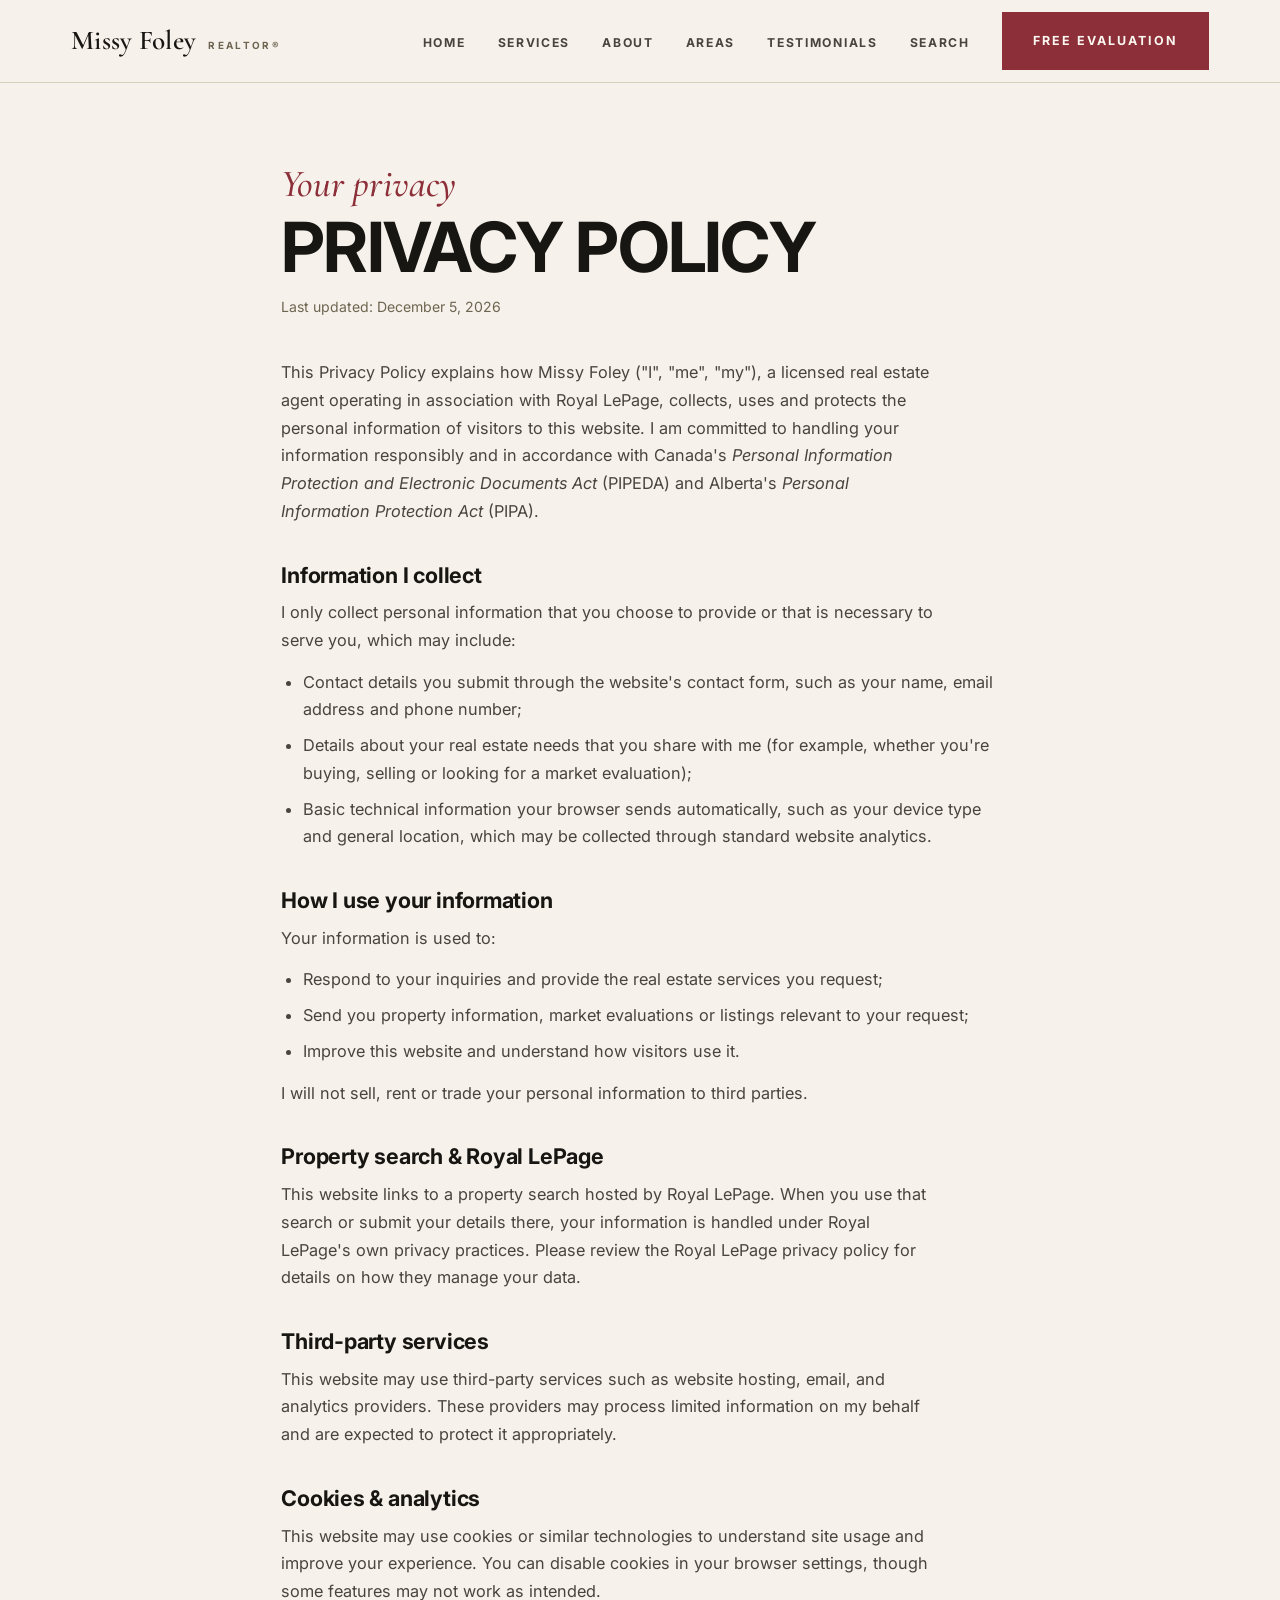
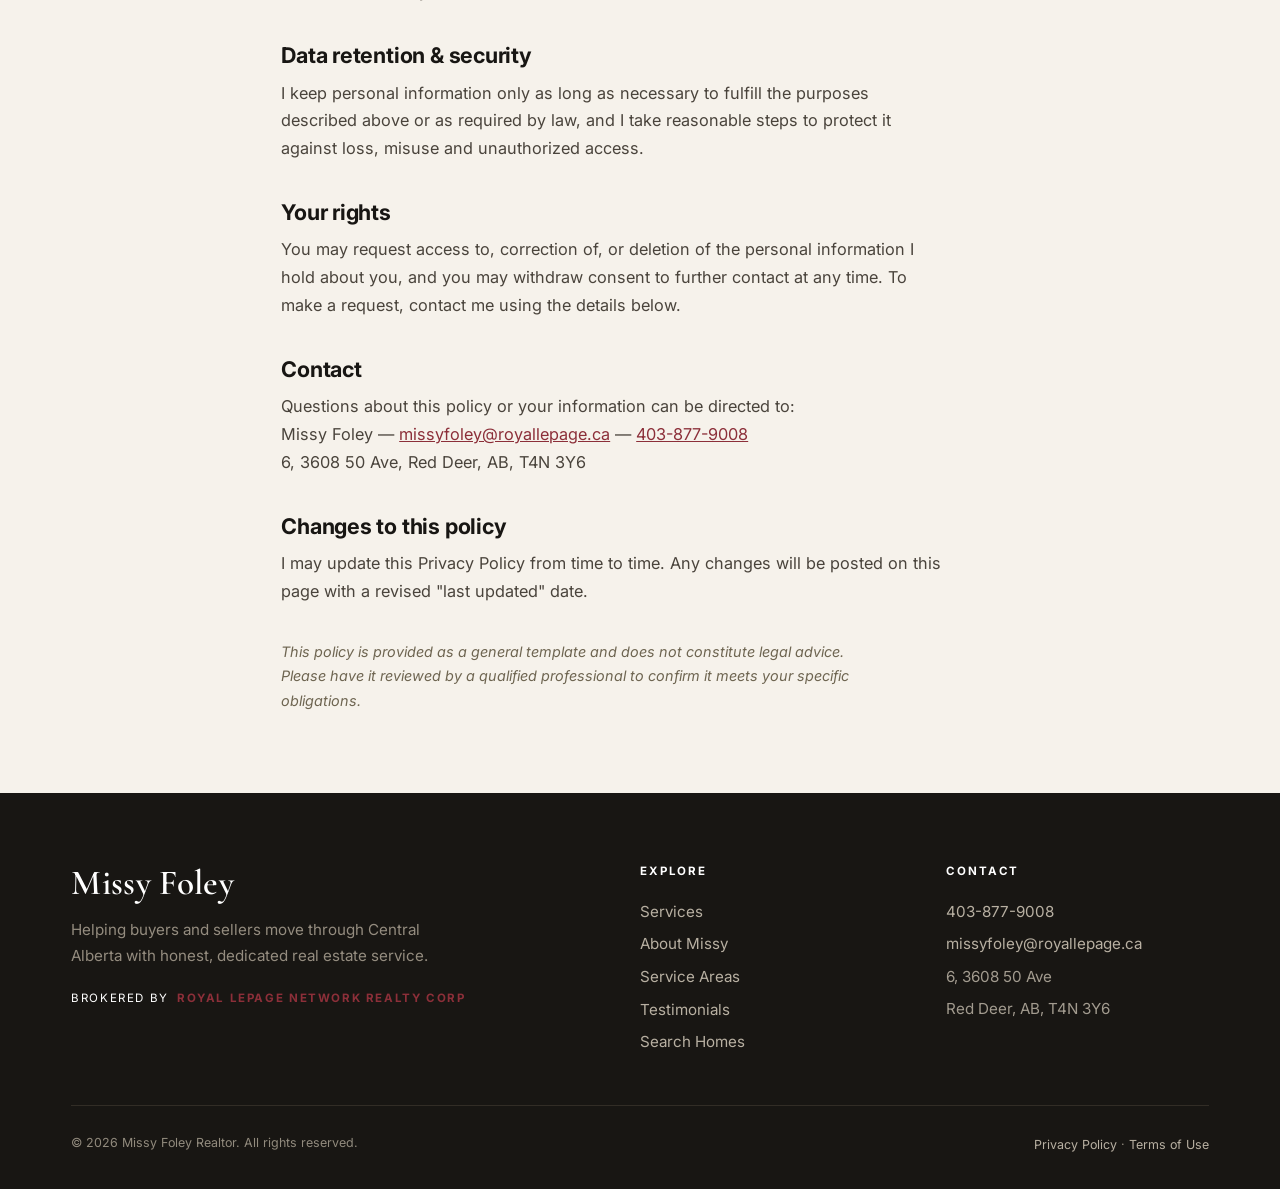
<file: privacy.html>
<!DOCTYPE html>
<html lang="en">
<head>
<meta charset="UTF-8">
<meta name="viewport" content="width=device-width, initial-scale=1.0">
<title>Privacy Policy | Missy Foley Realtor</title>
<meta name="description" content="Privacy policy for the Missy Foley Realtor website, describing how personal information is collected, used and protected.">
<link rel="canonical" href="https://missyfoley.royallepage.ca/privacy.html">
<meta name="robots" content="noindex, follow">
<link rel="preconnect" href="https://fonts.googleapis.com">
<link rel="preconnect" href="https://fonts.gstatic.com" crossorigin>
<link rel="preconnect" href="https://fonts.gstatic.com" crossorigin>
<link href="https://fonts.googleapis.com/css2?family=Inter:wght@300;400;500;600;700&family=Cormorant+Garamond:ital,wght@0,500;0,600;1,500;1,600&display=swap" rel="stylesheet">
<link rel="stylesheet" href="css/style.css">
</head>
<body>

<a class="skip-link" href="#main-legal">Skip to content</a>
<header class="site-header">
  <div class="wrap nav">
    <a href="index.html" class="brand"><span class="brand__script">Missy Foley</span><span class="brand__tag">Realtor&reg;</span></a>
    <ul class="nav__links">
      <li><a href="index.html">Home</a></li>
      <li><a href="index.html#services">Services</a></li>
      <li><a href="index.html#about">About</a></li>
      <li><a href="areas.html">Areas</a></li>
      <li><a href="testimonials.html">Testimonials</a></li>
      <li><a href="search.html">Search</a></li>
      <li><a href="index.html#contact" class="btn btn--red">Free Evaluation</a></li>
    </ul>
    <button class="nav__toggle" aria-label="Menu" aria-expanded="false"><span></span><span></span><span></span></button>
  </div>
</header>

<main class="legal" id="main-legal">
  <div class="wrap">
    <span class="script">Your privacy</span><h1>Privacy Policy</h1>
    <p class="updated">Last updated: <span id="d"></span></p>

    <p>This Privacy Policy explains how Missy Foley ("I", "me", "my"), a licensed real estate agent operating in association with Royal LePage, collects, uses and protects the personal information of visitors to this website. I am committed to handling your information responsibly and in accordance with Canada's <em>Personal Information Protection and Electronic Documents Act</em> (PIPEDA) and Alberta's <em>Personal Information Protection Act</em> (PIPA).</p>

    <h2>Information I collect</h2>
    <p>I only collect personal information that you choose to provide or that is necessary to serve you, which may include:</p>
    <ul>
      <li>Contact details you submit through the website's contact form, such as your name, email address and phone number;</li>
      <li>Details about your real estate needs that you share with me (for example, whether you're buying, selling or looking for a market evaluation);</li>
      <li>Basic technical information your browser sends automatically, such as your device type and general location, which may be collected through standard website analytics.</li>
    </ul>

    <h2>How I use your information</h2>
    <p>Your information is used to:</p>
    <ul>
      <li>Respond to your inquiries and provide the real estate services you request;</li>
      <li>Send you property information, market evaluations or listings relevant to your request;</li>
      <li>Improve this website and understand how visitors use it.</li>
    </ul>
    <p>I will not sell, rent or trade your personal information to third parties.</p>

    <h2>Property search &amp; Royal LePage</h2>
    <p>This website links to a property search hosted by Royal LePage. When you use that search or submit your details there, your information is handled under Royal LePage's own privacy practices. Please review the Royal LePage privacy policy for details on how they manage your data.</p>

    <h2>Third-party services</h2>
    <p>This website may use third-party services such as website hosting, email, and analytics providers. These providers may process limited information on my behalf and are expected to protect it appropriately.</p>

    <h2>Cookies &amp; analytics</h2>
    <p>This website may use cookies or similar technologies to understand site usage and improve your experience. You can disable cookies in your browser settings, though some features may not work as intended.</p>

    <h2>Data retention &amp; security</h2>
    <p>I keep personal information only as long as necessary to fulfill the purposes described above or as required by law, and I take reasonable steps to protect it against loss, misuse and unauthorized access.</p>

    <h2>Your rights</h2>
    <p>You may request access to, correction of, or deletion of the personal information I hold about you, and you may withdraw consent to further contact at any time. To make a request, contact me using the details below.</p>

    <h2>Contact</h2>
    <p>Questions about this policy or your information can be directed to:<br>
    Missy Foley — <a href="mailto:missyfoley@royallepage.ca">missyfoley@royallepage.ca</a> — <a href="tel:+14038779008">403-877-9008</a><br>
    6, 3608 50 Ave, Red Deer, AB, T4N 3Y6</p>

    <h2>Changes to this policy</h2>
    <p>I may update this Privacy Policy from time to time. Any changes will be posted on this page with a revised "last updated" date.</p>

    <p style="margin-top:34px;font-size:.9rem;color:var(--taupe)"><em>This policy is provided as a general template and does not constitute legal advice. Please have it reviewed by a qualified professional to confirm it meets your specific obligations.</em></p>
  </div>
</main>

<footer class="footer">
  <div class="wrap">
    <div class="footer__grid">
      <div class="footer__brand">
        <span class="brand__script">Missy Foley</span><p>Helping buyers and sellers move through Central Alberta with honest, dedicated real estate service.</p>
        <div class="footer__lp">Brokered by <b>Royal LePage Network Realty Corp</b></div>
      </div>
      <div><h3 class="footer__h">Explore</h3>
        <a href="index.html#services">Services</a><br><a href="index.html#about">About Missy</a><br>
        <a href="index.html#areas">Service Areas</a><br><a href="testimonials.html">Testimonials</a><br><a href="search.html">Search Homes</a>
      </div>
      <div><h3 class="footer__h">Contact</h3>
        <a href="tel:+14038779008">403-877-9008</a><br>
        <a href="mailto:missyfoley@royallepage.ca">missyfoley@royallepage.ca</a><br>
        <span style="color:#a29b8f;font-size:.95rem;line-height:2.1">6, 3608 50 Ave<br>Red Deer, AB, T4N 3Y6</span>
      </div>
    </div>
    <div class="footer__bottom">
      <span>© <span id="yr"></span> Missy Foley Realtor. All rights reserved.</span>
      <span><a href="privacy.html">Privacy Policy</a> · <a href="terms.html">Terms of Use</a></span>
    </div>
  </div>
</footer>
<script>document.getElementById('yr').textContent=new Date().getFullYear();document.getElementById('d').textContent=new Date().toLocaleDateString('en-CA',{year:'numeric',month:'long',day:'numeric'});</script>
<script src="js/main.js"></script>
</body>
</html>
</file>
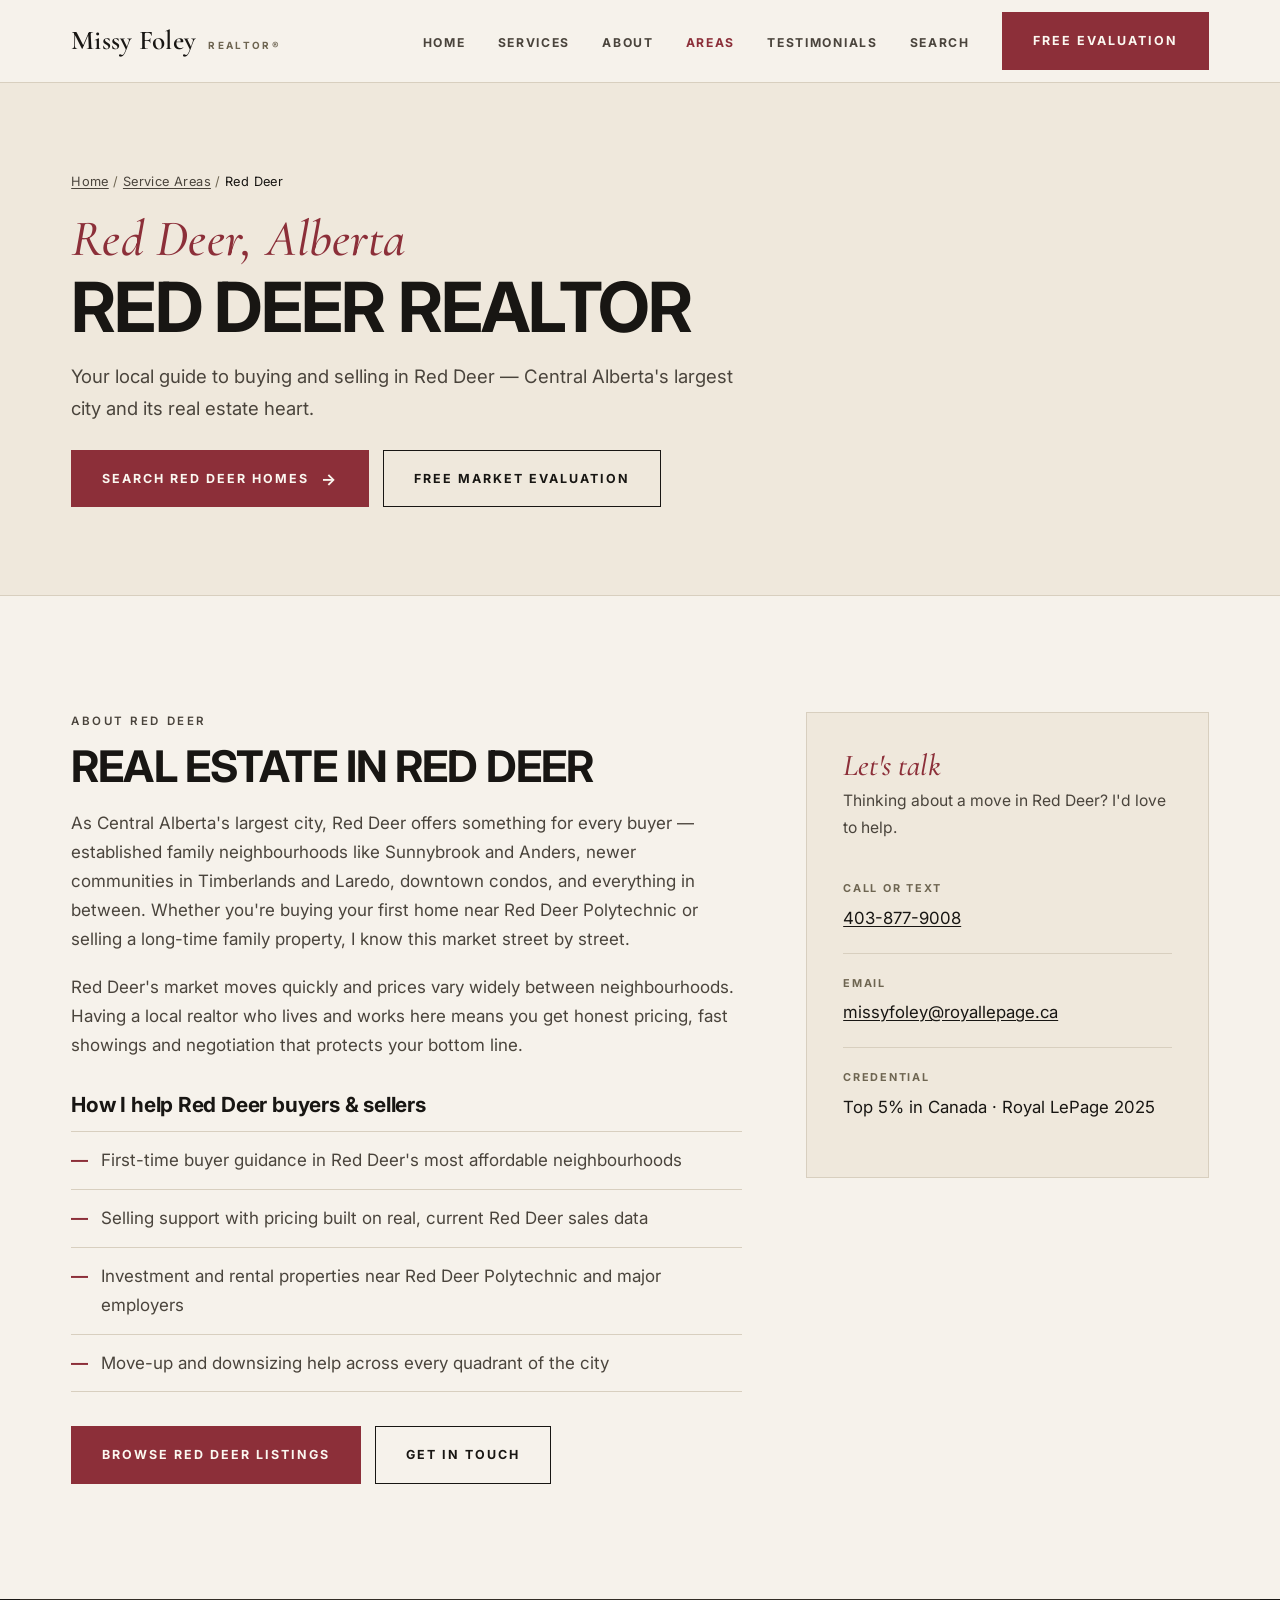
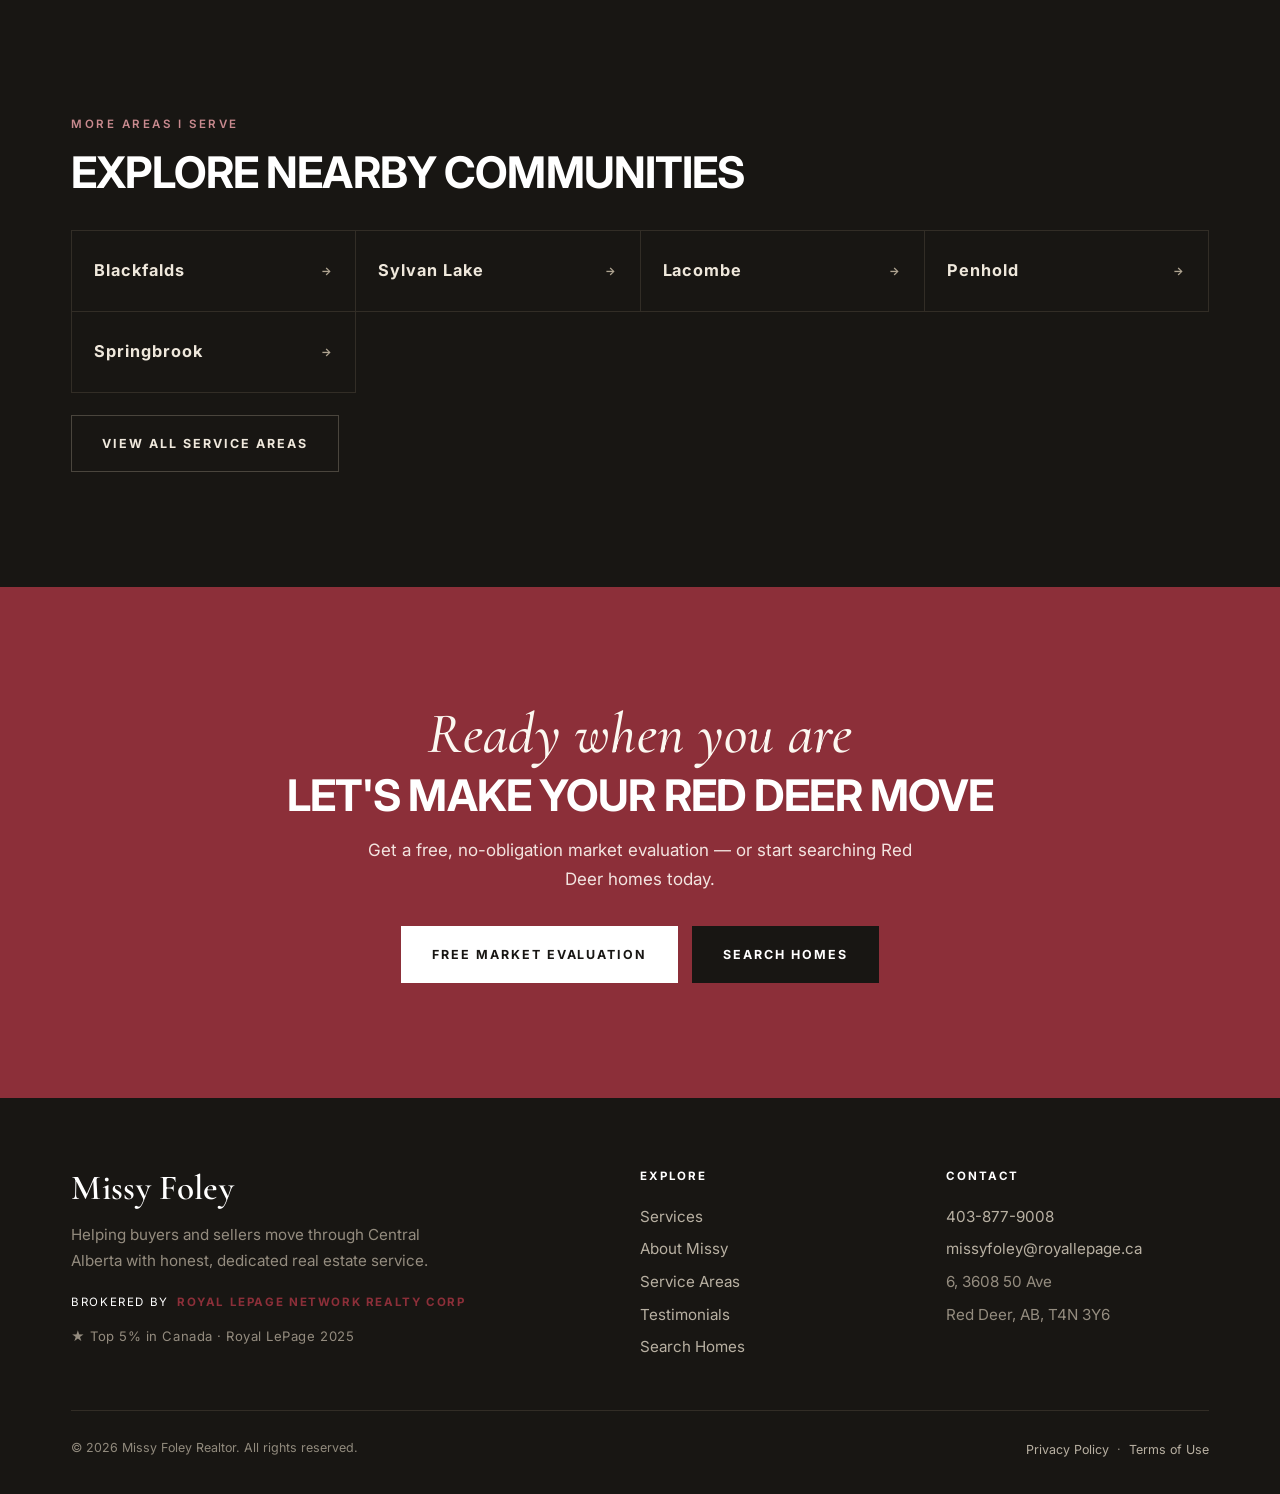
<file: red-deer.html>
<!DOCTYPE html>
<html lang="en">
<head>
<meta charset="UTF-8">
<meta name="viewport" content="width=device-width, initial-scale=1.0">
<title>Red Deer Realtor | Homes for Sale in Red Deer, AB | Missy Foley</title>
<meta name="description" content="Buying or selling in Red Deer, Alberta? Missy Foley is a top Central Alberta realtor (Top 5% in Canada, Royal LePage 2025). Search Red Deer homes for sale and get a free market evaluation.">
<meta name="keywords" content="Red Deer realtor, homes for sale Red Deer, Red Deer real estate, buying a home Red Deer, selling a home Red Deer, Red Deer AB realtor, Central Alberta realtor">
<link rel="canonical" href="https://missyfoley.royallepage.ca/red-deer.html">
<meta property="og:type" content="website">
<meta property="og:title" content="Red Deer Realtor | Homes for Sale in Red Deer, AB | Missy Foley">
<meta property="og:description" content="Buying or selling in Red Deer, Alberta? Missy Foley is a top Central Alberta realtor (Top 5% in Canada, Royal LePage 2025). Search Red Deer homes for sale and get a free market evaluation.">
<meta property="og:url" content="https://missyfoley.royallepage.ca/red-deer.html">
<meta property="og:locale" content="en_CA">
<meta name="robots" content="index, follow">
<link rel="preconnect" href="https://fonts.googleapis.com">
<link rel="preconnect" href="https://fonts.gstatic.com" crossorigin>
<link href="https://fonts.googleapis.com/css2?family=Inter:wght@300;400;500;600;700&family=Cormorant+Garamond:ital,wght@0,500;0,600;1,500;1,600&display=swap" rel="stylesheet">
<link rel="stylesheet" href="css/style.css">
<script type="application/ld+json">
{
  "@context":"https://schema.org",
  "@type":"RealEstateAgent",
  "name":"Missy Foley Realtor — Red Deer",
  "url":"https://missyfoley.royallepage.ca/red-deer.html",
  "telephone":"+1-403-877-9008",
  "email":"missyfoley@royallepage.ca",
  "areaServed":{"@type":"City","name":"Red Deer, Alberta"},
  "address":{"@type":"PostalAddress","streetAddress":"6, 3608 50 Ave","addressLocality":"Red Deer","addressRegion":"AB","postalCode":"T4N 3Y6","addressCountry":"CA"},
  "parentOrganization":{"@type":"Organization","name":"Royal LePage"},
  "award":"Top 5% in Canada, Royal LePage (2025)"
}
</script>
<script type="application/ld+json">
{
  "@context":"https://schema.org",
  "@type":"BreadcrumbList",
  "itemListElement":[
    {"@type":"ListItem","position":1,"name":"Home","item":"https://missyfoley.royallepage.ca/"},
    {"@type":"ListItem","position":2,"name":"Service Areas","item":"https://missyfoley.royallepage.ca/areas.html"},
    {"@type":"ListItem","position":3,"name":"Red Deer","item":"https://missyfoley.royallepage.ca/red-deer.html"}
  ]
}
</script>
</head>
<body>
<a class="skip-link" href="#main-city">Skip to content</a>
<header class="site-header">
  <div class="wrap nav">
    <a href="index.html" class="brand"><span class="brand__script">Missy Foley</span><span class="brand__tag">Realtor&reg;</span></a>
    <ul class="nav__links">
      <li><a href="index.html">Home</a></li>
      <li><a href="index.html#services">Services</a></li>
      <li><a href="index.html#about">About</a></li>
      <li><a href="areas.html" class="active" aria-current="page">Areas</a></li>
      <li><a href="testimonials.html">Testimonials</a></li>
      <li><a href="search.html">Search</a></li>
      <li><a href="index.html#contact" class="btn btn--red">Free Evaluation</a></li>
    </ul>
    <button class="nav__toggle" aria-label="Menu" aria-expanded="false"><span></span><span></span><span></span></button>
  </div>
</header>

<section class="page-hero" id="main-city">
  <div class="wrap">
    <nav class="crumbs" aria-label="Breadcrumb">
      <a href="index.html">Home</a> <span aria-hidden="true">/</span>
      <a href="areas.html">Service Areas</a> <span aria-hidden="true">/</span>
      <span aria-current="page">Red Deer</span>
    </nav>
    <span class="script">Red Deer, Alberta</span>
    <h1>Red Deer Realtor</h1>
    <p class="lead">Your local guide to buying and selling in Red Deer — Central Alberta&#x27;s largest city and its real estate heart.</p>
    <div style="display:flex;gap:14px;flex-wrap:wrap;margin-top:26px">
      <a href="https://missyfoley.royallepage.ca" target="_blank" rel="noopener" class="btn btn--red">Search Red Deer Homes <span class="btn__arrow">&rarr;</span></a>
      <a href="index.html#contact" class="btn btn--ghost">Free Market Evaluation</a>
    </div>
  </div>
</section>

<section class="section">
  <div class="wrap city-body">
    <div class="city-body__main">
      <p class="kicker kicker--red">About Red Deer</p>
      <h2 style="margin:12px 0 18px">Real estate in Red Deer</h2>
      <p>As Central Alberta&#x27;s largest city, Red Deer offers something for every buyer — established family neighbourhoods like Sunnybrook and Anders, newer communities in Timberlands and Laredo, downtown condos, and everything in between. Whether you&#x27;re buying your first home near Red Deer Polytechnic or selling a long-time family property, I know this market street by street.</p>
      <p style="margin-top:20px">Red Deer&#x27;s market moves quickly and prices vary widely between neighbourhoods. Having a local realtor who lives and works here means you get honest pricing, fast showings and negotiation that protects your bottom line.</p>

      <h3 style="margin:34px 0 8px;text-transform:none;font-size:1.3rem;letter-spacing:-.01em">How I help Red Deer buyers &amp; sellers</h3>
      <ul class="city-list">
        <li>First-time buyer guidance in Red Deer&#x27;s most affordable neighbourhoods</li>
        <li>Selling support with pricing built on real, current Red Deer sales data</li>
        <li>Investment and rental properties near Red Deer Polytechnic and major employers</li>
        <li>Move-up and downsizing help across every quadrant of the city</li>
      </ul>

      <div style="margin-top:34px;display:flex;gap:14px;flex-wrap:wrap">
        <a href="https://missyfoley.royallepage.ca" target="_blank" rel="noopener" class="btn btn--red">Browse Red Deer Listings</a>
        <a href="index.html#contact" class="btn btn--ghost">Get in Touch</a>
      </div>
    </div>
    <aside class="city-aside">
      <div class="city-card">
        <span class="script" style="color:var(--red);font-size:1.9rem;display:block;margin-bottom:6px">Let's talk</span>
        <p style="font-size:.98rem;color:var(--ink-2);margin-bottom:18px">Thinking about a move in Red Deer? I'd love to help.</p>
        <div class="info-item"><b>Call or Text</b><a href="tel:+14038779008" class="inline-link">403-877-9008</a></div>
        <div class="info-item"><b>Email</b><a href="mailto:missyfoley@royallepage.ca" class="inline-link">missyfoley@royallepage.ca</a></div>
        <div class="info-item"><b>Credential</b><span>Top 5% in Canada · Royal LePage 2025</span></div>
      </div>
    </aside>
  </div>
</section>

<section class="section areas" style="padding-top:0;background:var(--ink)">
  <div class="wrap" style="padding-top:clamp(64px,9vw,120px);border-top:1px solid #322d26">
    <p class="kicker">More Areas I Serve</p>
    <h2>Explore nearby communities</h2>
    <div class="area-grid" style="margin-top:34px">
      <a href="blackfalds.html">Blackfalds <span>&rarr;</span></a>
      <a href="sylvan-lake.html">Sylvan Lake <span>&rarr;</span></a>
      <a href="lacombe.html">Lacombe <span>&rarr;</span></a>
      <a href="penhold.html">Penhold <span>&rarr;</span></a>
      <a href="springbrook.html">Springbrook <span>&rarr;</span></a>
      
    </div>
    <p style="margin-top:22px"><a href="areas.html" class="btn" style="background:transparent;border-color:#4a453d;color:#efe8dc">View all service areas</a></p>
  </div>
</section>

<section class="section cta">
  <div class="wrap">
    <span class="script">Ready when you are</span>
    <h2>Let's make your Red Deer move</h2>
    <p>Get a free, no-obligation market evaluation — or start searching Red Deer homes today.</p>
    <div class="cta__btns">
      <a href="index.html#contact" class="btn btn--onred">Free Market Evaluation</a>
      <a href="https://missyfoley.royallepage.ca" target="_blank" rel="noopener" class="btn" style="background:#181613;border-color:#181613">Search Homes</a>
    </div>
  </div>
</section>

<footer class="footer">
  <div class="wrap">
    <div class="footer__grid">
      <div class="footer__brand">
        <span class="brand__script">Missy Foley</span>
        <p>Helping buyers and sellers move through Central Alberta with honest, dedicated real estate service.</p>
        <div class="footer__lp">Brokered by <b>Royal LePage Network Realty Corp</b></div>
        <p style="color:#948c7f;font-size:.82rem;margin-top:10px;letter-spacing:.04em">★ Top 5% in Canada · Royal LePage 2025</p>
      </div>
      <div>
        <h3 class="footer__h">Explore</h3>
        <a href="index.html#services">Services</a><br><a href="index.html#about">About Missy</a><br>
        <a href="areas.html">Service Areas</a><br><a href="testimonials.html">Testimonials</a><br><a href="search.html">Search Homes</a>
      </div>
      <div>
        <h3 class="footer__h">Contact</h3>
        <a href="tel:+14038779008">403-877-9008</a><br>
        <a href="mailto:missyfoley@royallepage.ca">missyfoley@royallepage.ca</a><br>
        <span style="color:#948c7f;font-size:.95rem;line-height:2.15">6, 3608 50 Ave<br>Red Deer, AB, T4N 3Y6</span>
      </div>
    </div>
    <div class="footer__bottom">
      <span>&copy; <span id="yr"></span> Missy Foley Realtor. All rights reserved.</span>
      <span><a href="privacy.html">Privacy Policy</a> &nbsp;·&nbsp; <a href="terms.html">Terms of Use</a></span>
    </div>
  </div>
</footer>
<script>document.getElementById('yr').textContent=new Date().getFullYear();</script>
<script src="js/main.js"></script>
</body>
</html>
</file>
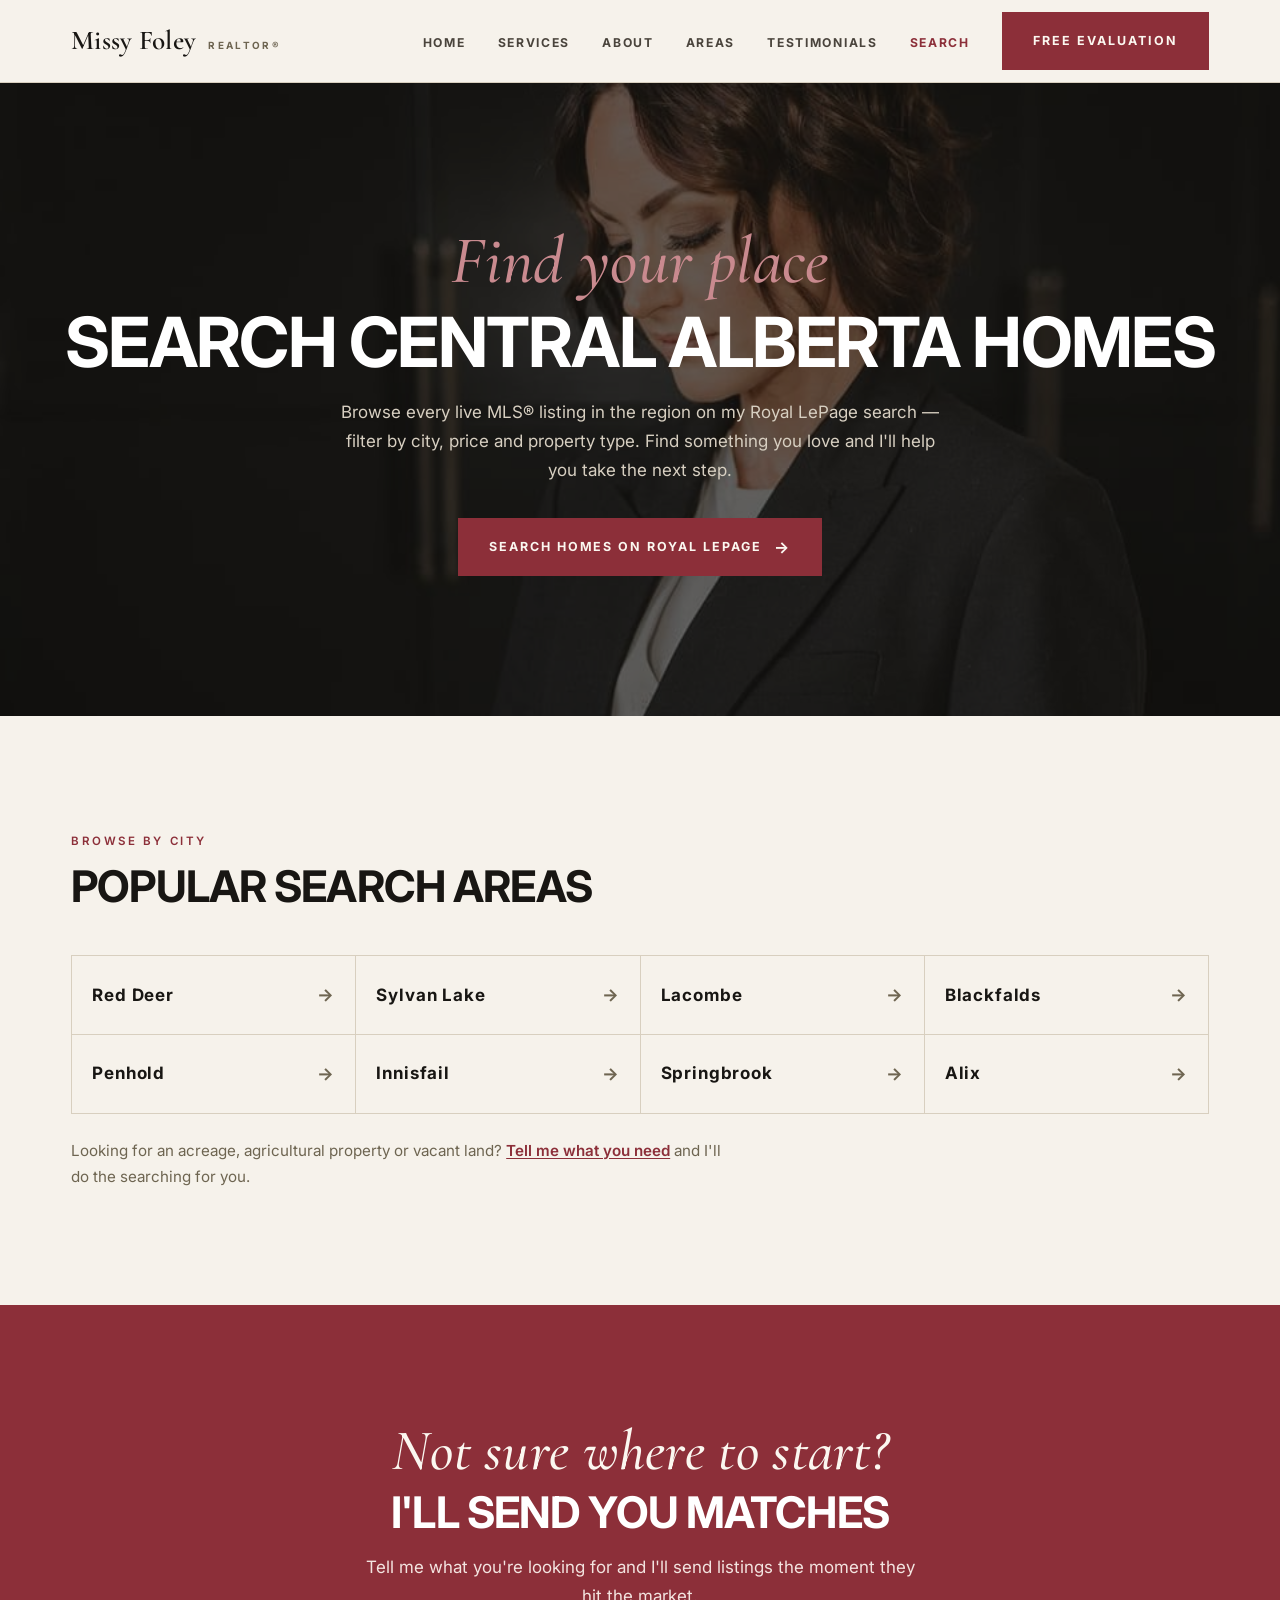
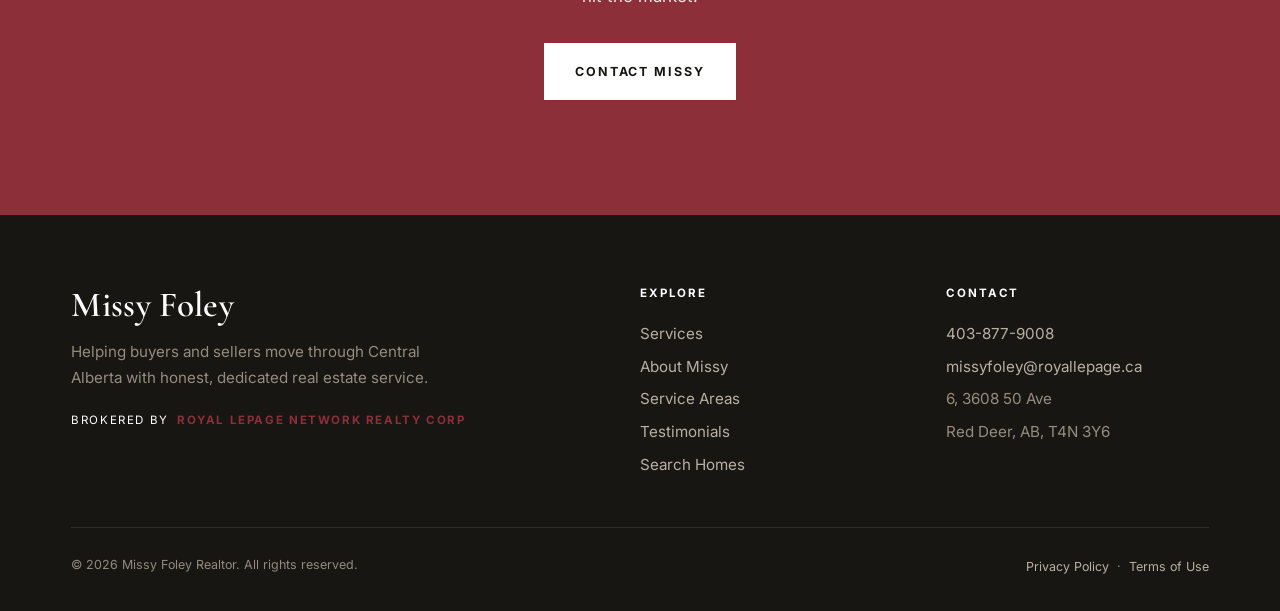
<file: search.html>
<!DOCTYPE html>
<html lang="en">
<head>
<meta charset="UTF-8">
<meta name="viewport" content="width=device-width, initial-scale=1.0">
<title>Search Homes for Sale | Red Deer & Central Alberta | Missy Foley</title>
<meta name="description" content="Search live real estate listings across Red Deer, Blackfalds, Sylvan Lake, Lacombe, Penhold, Innisfail and Central Alberta with realtor Missy Foley on Royal LePage.">
<link rel="canonical" href="https://missyfoley.royallepage.ca/search.html">
<meta name="robots" content="index, follow">
<link rel="preconnect" href="https://fonts.googleapis.com">
<link rel="preconnect" href="https://fonts.gstatic.com" crossorigin>
<link href="https://fonts.googleapis.com/css2?family=Inter:wght@300;400;500;600;700&family=Cormorant+Garamond:ital,wght@0,500;0,600;1,500;1,600&display=swap" rel="stylesheet">
<link rel="stylesheet" href="css/style.css">
</head>
<body>

<a class="skip-link" href="#main-search">Skip to content</a>
<header class="site-header">
  <div class="wrap nav">
    <a href="index.html" class="brand"><span class="brand__script">Missy Foley</span><span class="brand__tag">Realtor&reg;</span></a>
    <ul class="nav__links">
      <li><a href="index.html">Home</a></li>
      <li><a href="index.html#services">Services</a></li>
      <li><a href="index.html#about">About</a></li>
      <li><a href="areas.html">Areas</a></li>
      <li><a href="testimonials.html">Testimonials</a></li>
      <li><a href="search.html" class="active" aria-current="page">Search</a></li>
      <li><a href="index.html#contact" class="btn btn--red">Free Evaluation</a></li>
    </ul>
    <button class="nav__toggle" aria-label="Menu" aria-expanded="false"><span></span><span></span><span></span></button>
  </div>
</header>

<section class="search-hero" id="main-search">
  <div class="search-hero__img"><img src="images/missy-blazer.jpg" alt=""></div>
  <div class="wrap search-hero__inner">
    <span class="script">Find your place</span>
    <h1>Search Central Alberta homes</h1>
    <p>Browse every live MLS&reg; listing in the region on my Royal LePage search — filter by city, price and property type. Find something you love and I'll help you take the next step.</p>
    <a href="https://missyfoley.royallepage.ca" class="btn btn--red" target="_blank" rel="noopener">Search Homes on Royal LePage <span class="btn__arrow">&rarr;</span></a>
  </div>
</section>

<section class="section">
  <div class="wrap">
    <p class="kicker kicker--red">Browse by city</p>
    <h2 style="margin-top:12px">Popular search areas</h2>
    <div class="city-grid">
      <a href="red-deer.html">Red Deer <span>&rarr;</span></a>
      <a href="sylvan-lake.html">Sylvan Lake <span>&rarr;</span></a>
      <a href="lacombe.html">Lacombe <span>&rarr;</span></a>
      <a href="blackfalds.html">Blackfalds <span>&rarr;</span></a>
      <a href="penhold.html">Penhold <span>&rarr;</span></a>
      <a href="innisfail.html">Innisfail <span>&rarr;</span></a>
      <a href="springbrook.html">Springbrook <span>&rarr;</span></a>
      <a href="alix.html">Alix <span>&rarr;</span></a>
    </div>
    <p style="margin-top:24px;color:var(--taupe);font-size:.95rem">Looking for an acreage, agricultural property or vacant land? <a href="index.html#contact" class="inline-link">Tell me what you need</a> and I'll do the searching for you.</p>
  </div>
</section>

<section class="section cta">
  <div class="wrap">
    <span class="script">Not sure where to start?</span>
    <h2>I'll send you matches</h2>
    <p>Tell me what you're looking for and I'll send listings the moment they hit the market.</p>
    <div class="cta__btns"><a href="index.html#contact" class="btn btn--onred">Contact Missy</a></div>
  </div>
</section>

<footer class="footer">
  <div class="wrap">
    <div class="footer__grid">
      <div class="footer__brand"><span class="brand__script">Missy Foley</span><p>Helping buyers and sellers move through Central Alberta with honest, dedicated real estate service.</p><div class="footer__lp">Brokered by <b>Royal LePage Network Realty Corp</b></div></div>
      <div><h3 class="footer__h">Explore</h3><a href="index.html#services">Services</a><br><a href="index.html#about">About Missy</a><br><a href="index.html#areas">Service Areas</a><br><a href="testimonials.html">Testimonials</a><br><a href="search.html">Search Homes</a></div>
      <div><h3 class="footer__h">Contact</h3><a href="tel:+14038779008">403-877-9008</a><br><a href="mailto:missyfoley@royallepage.ca">missyfoley@royallepage.ca</a><br><span style="color:#948c7f;font-size:.95rem;line-height:2.15">6, 3608 50 Ave<br>Red Deer, AB, T4N 3Y6</span></div>
    </div>
    <div class="footer__bottom"><span>&copy; <span id="yr"></span> Missy Foley Realtor. All rights reserved.</span><span><a href="privacy.html">Privacy Policy</a> &nbsp;·&nbsp; <a href="terms.html">Terms of Use</a></span></div>
  </div>
</footer>
<script>document.getElementById('yr').textContent=new Date().getFullYear();</script>
<script src="js/main.js"></script>
</body>
</html>
</file>
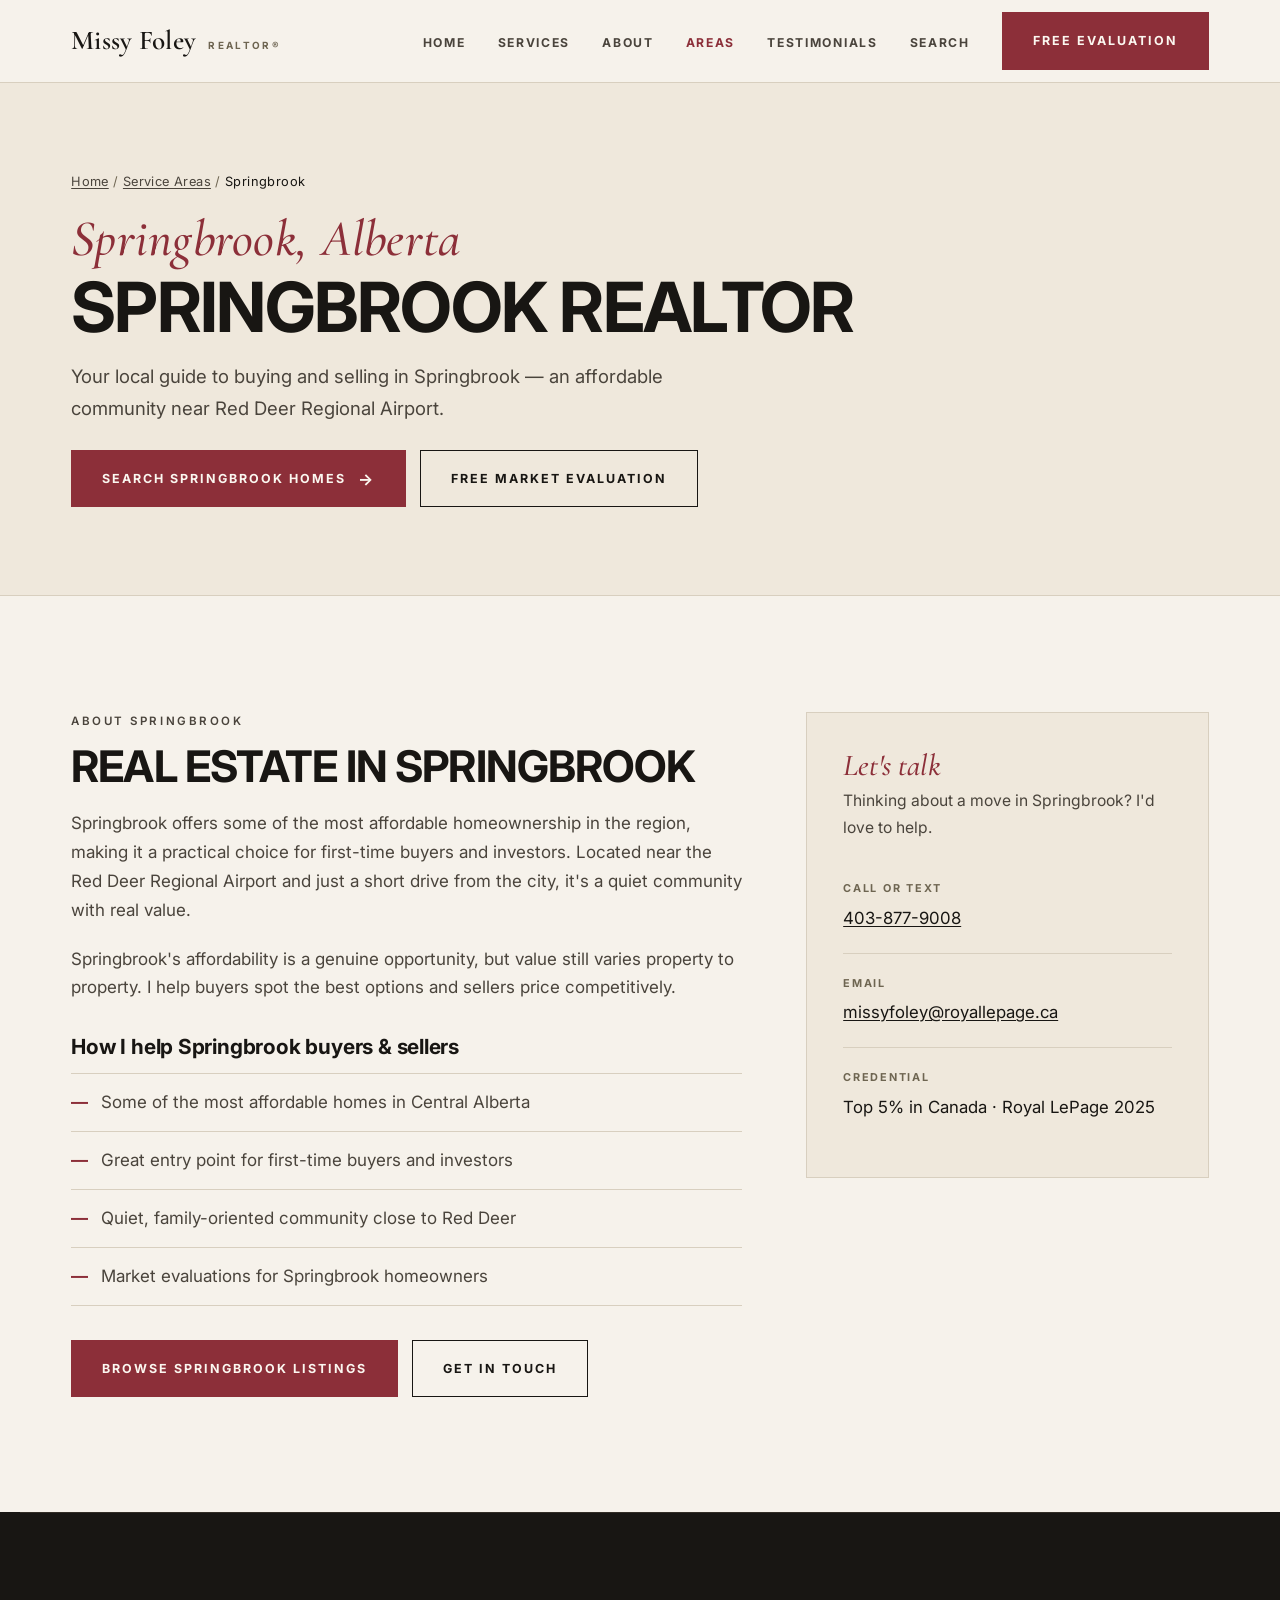
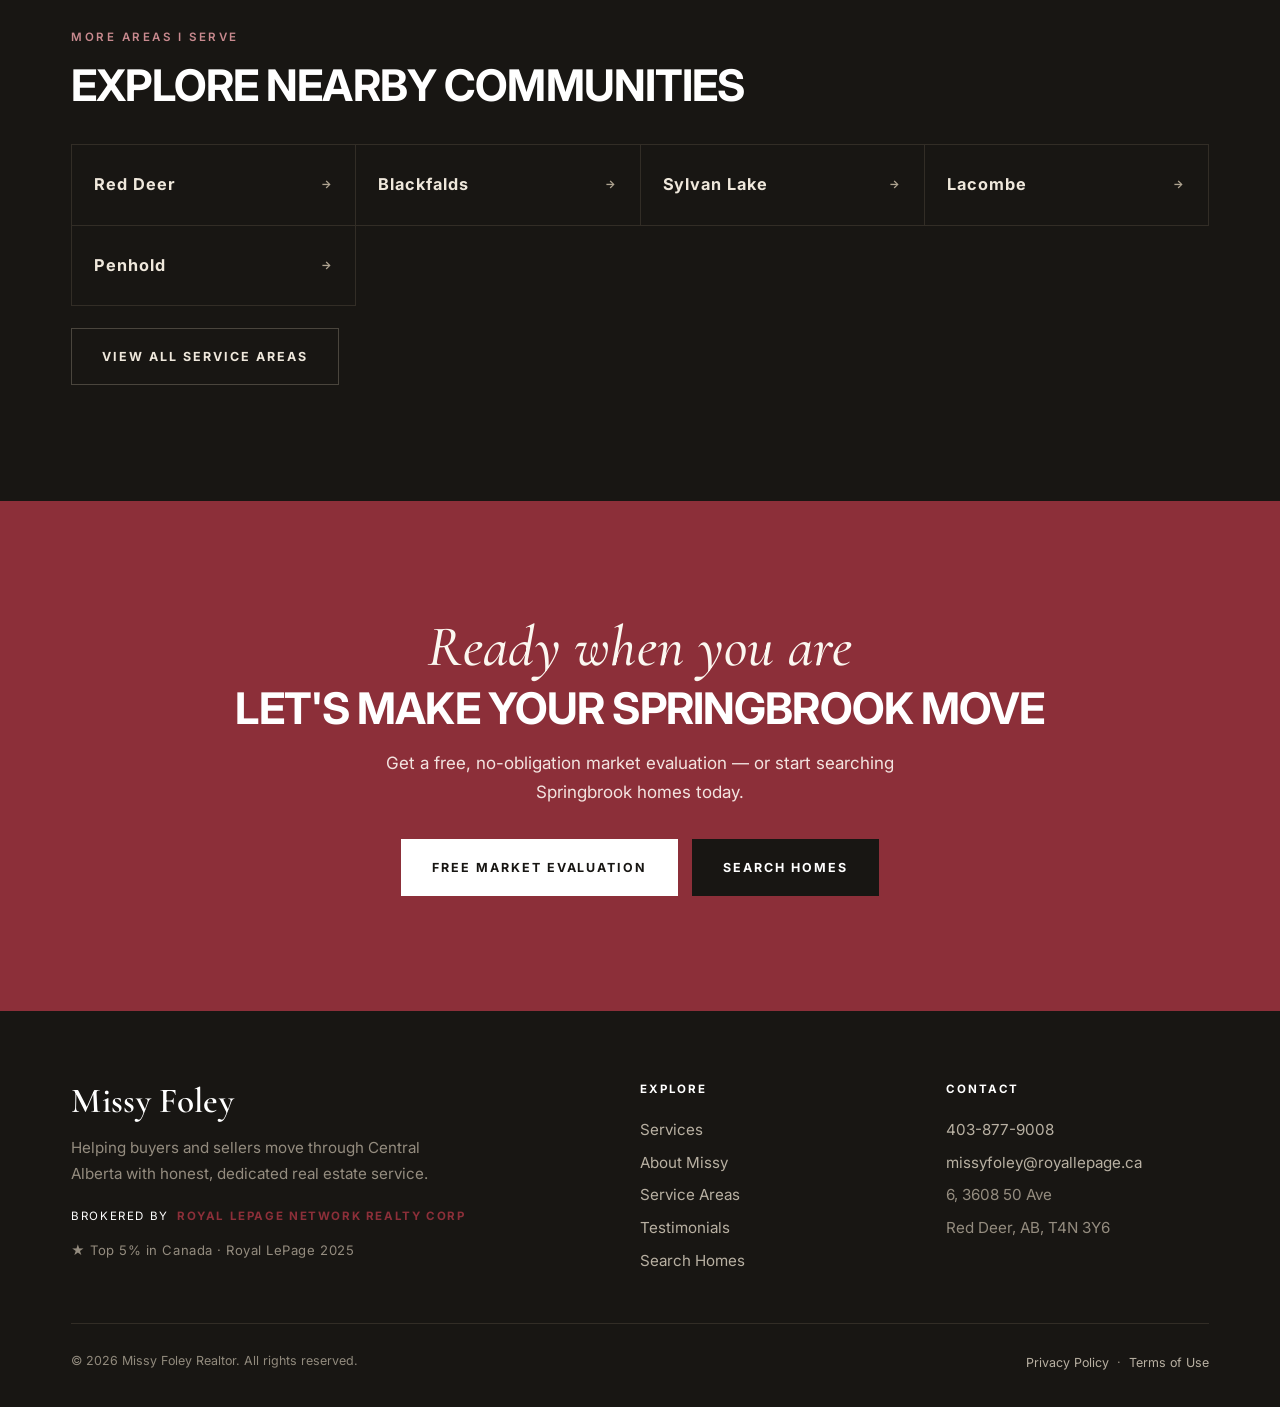
<file: springbrook.html>
<!DOCTYPE html>
<html lang="en">
<head>
<meta charset="UTF-8">
<meta name="viewport" content="width=device-width, initial-scale=1.0">
<title>Springbrook Realtor | Homes for Sale in Springbrook, AB | Missy Foley</title>
<meta name="description" content="Buying or selling in Springbrook, Alberta? Missy Foley is a top Central Alberta realtor (Top 5% in Canada, Royal LePage 2025). Search Springbrook homes for sale and get a free market evaluation.">
<meta name="keywords" content="Springbrook realtor, homes for sale Springbrook, Springbrook real estate, buying a home Springbrook, selling a home Springbrook, Springbrook AB realtor, Central Alberta realtor">
<link rel="canonical" href="https://missyfoley.royallepage.ca/springbrook.html">
<meta property="og:type" content="website">
<meta property="og:title" content="Springbrook Realtor | Homes for Sale in Springbrook, AB | Missy Foley">
<meta property="og:description" content="Buying or selling in Springbrook, Alberta? Missy Foley is a top Central Alberta realtor (Top 5% in Canada, Royal LePage 2025). Search Springbrook homes for sale and get a free market evaluation.">
<meta property="og:url" content="https://missyfoley.royallepage.ca/springbrook.html">
<meta property="og:locale" content="en_CA">
<meta name="robots" content="index, follow">
<link rel="preconnect" href="https://fonts.googleapis.com">
<link rel="preconnect" href="https://fonts.gstatic.com" crossorigin>
<link href="https://fonts.googleapis.com/css2?family=Inter:wght@300;400;500;600;700&family=Cormorant+Garamond:ital,wght@0,500;0,600;1,500;1,600&display=swap" rel="stylesheet">
<link rel="stylesheet" href="css/style.css">
<script type="application/ld+json">
{
  "@context":"https://schema.org",
  "@type":"RealEstateAgent",
  "name":"Missy Foley Realtor — Springbrook",
  "url":"https://missyfoley.royallepage.ca/springbrook.html",
  "telephone":"+1-403-877-9008",
  "email":"missyfoley@royallepage.ca",
  "areaServed":{"@type":"City","name":"Springbrook, Alberta"},
  "address":{"@type":"PostalAddress","streetAddress":"6, 3608 50 Ave","addressLocality":"Red Deer","addressRegion":"AB","postalCode":"T4N 3Y6","addressCountry":"CA"},
  "parentOrganization":{"@type":"Organization","name":"Royal LePage"},
  "award":"Top 5% in Canada, Royal LePage (2025)"
}
</script>
<script type="application/ld+json">
{
  "@context":"https://schema.org",
  "@type":"BreadcrumbList",
  "itemListElement":[
    {"@type":"ListItem","position":1,"name":"Home","item":"https://missyfoley.royallepage.ca/"},
    {"@type":"ListItem","position":2,"name":"Service Areas","item":"https://missyfoley.royallepage.ca/areas.html"},
    {"@type":"ListItem","position":3,"name":"Springbrook","item":"https://missyfoley.royallepage.ca/springbrook.html"}
  ]
}
</script>
</head>
<body>
<a class="skip-link" href="#main-city">Skip to content</a>
<header class="site-header">
  <div class="wrap nav">
    <a href="index.html" class="brand"><span class="brand__script">Missy Foley</span><span class="brand__tag">Realtor&reg;</span></a>
    <ul class="nav__links">
      <li><a href="index.html">Home</a></li>
      <li><a href="index.html#services">Services</a></li>
      <li><a href="index.html#about">About</a></li>
      <li><a href="areas.html" class="active" aria-current="page">Areas</a></li>
      <li><a href="testimonials.html">Testimonials</a></li>
      <li><a href="search.html">Search</a></li>
      <li><a href="index.html#contact" class="btn btn--red">Free Evaluation</a></li>
    </ul>
    <button class="nav__toggle" aria-label="Menu" aria-expanded="false"><span></span><span></span><span></span></button>
  </div>
</header>

<section class="page-hero" id="main-city">
  <div class="wrap">
    <nav class="crumbs" aria-label="Breadcrumb">
      <a href="index.html">Home</a> <span aria-hidden="true">/</span>
      <a href="areas.html">Service Areas</a> <span aria-hidden="true">/</span>
      <span aria-current="page">Springbrook</span>
    </nav>
    <span class="script">Springbrook, Alberta</span>
    <h1>Springbrook Realtor</h1>
    <p class="lead">Your local guide to buying and selling in Springbrook — an affordable community near Red Deer Regional Airport.</p>
    <div style="display:flex;gap:14px;flex-wrap:wrap;margin-top:26px">
      <a href="https://missyfoley.royallepage.ca" target="_blank" rel="noopener" class="btn btn--red">Search Springbrook Homes <span class="btn__arrow">&rarr;</span></a>
      <a href="index.html#contact" class="btn btn--ghost">Free Market Evaluation</a>
    </div>
  </div>
</section>

<section class="section">
  <div class="wrap city-body">
    <div class="city-body__main">
      <p class="kicker kicker--red">About Springbrook</p>
      <h2 style="margin:12px 0 18px">Real estate in Springbrook</h2>
      <p>Springbrook offers some of the most affordable homeownership in the region, making it a practical choice for first-time buyers and investors. Located near the Red Deer Regional Airport and just a short drive from the city, it&#x27;s a quiet community with real value.</p>
      <p style="margin-top:20px">Springbrook&#x27;s affordability is a genuine opportunity, but value still varies property to property. I help buyers spot the best options and sellers price competitively.</p>

      <h3 style="margin:34px 0 8px;text-transform:none;font-size:1.3rem;letter-spacing:-.01em">How I help Springbrook buyers &amp; sellers</h3>
      <ul class="city-list">
        <li>Some of the most affordable homes in Central Alberta</li>
        <li>Great entry point for first-time buyers and investors</li>
        <li>Quiet, family-oriented community close to Red Deer</li>
        <li>Market evaluations for Springbrook homeowners</li>
      </ul>

      <div style="margin-top:34px;display:flex;gap:14px;flex-wrap:wrap">
        <a href="https://missyfoley.royallepage.ca" target="_blank" rel="noopener" class="btn btn--red">Browse Springbrook Listings</a>
        <a href="index.html#contact" class="btn btn--ghost">Get in Touch</a>
      </div>
    </div>
    <aside class="city-aside">
      <div class="city-card">
        <span class="script" style="color:var(--red);font-size:1.9rem;display:block;margin-bottom:6px">Let's talk</span>
        <p style="font-size:.98rem;color:var(--ink-2);margin-bottom:18px">Thinking about a move in Springbrook? I'd love to help.</p>
        <div class="info-item"><b>Call or Text</b><a href="tel:+14038779008" class="inline-link">403-877-9008</a></div>
        <div class="info-item"><b>Email</b><a href="mailto:missyfoley@royallepage.ca" class="inline-link">missyfoley@royallepage.ca</a></div>
        <div class="info-item"><b>Credential</b><span>Top 5% in Canada · Royal LePage 2025</span></div>
      </div>
    </aside>
  </div>
</section>

<section class="section areas" style="padding-top:0;background:var(--ink)">
  <div class="wrap" style="padding-top:clamp(64px,9vw,120px);border-top:1px solid #322d26">
    <p class="kicker">More Areas I Serve</p>
    <h2>Explore nearby communities</h2>
    <div class="area-grid" style="margin-top:34px">
      <a href="red-deer.html">Red Deer <span>&rarr;</span></a>
      <a href="blackfalds.html">Blackfalds <span>&rarr;</span></a>
      <a href="sylvan-lake.html">Sylvan Lake <span>&rarr;</span></a>
      <a href="lacombe.html">Lacombe <span>&rarr;</span></a>
      <a href="penhold.html">Penhold <span>&rarr;</span></a>
      
    </div>
    <p style="margin-top:22px"><a href="areas.html" class="btn" style="background:transparent;border-color:#4a453d;color:#efe8dc">View all service areas</a></p>
  </div>
</section>

<section class="section cta">
  <div class="wrap">
    <span class="script">Ready when you are</span>
    <h2>Let's make your Springbrook move</h2>
    <p>Get a free, no-obligation market evaluation — or start searching Springbrook homes today.</p>
    <div class="cta__btns">
      <a href="index.html#contact" class="btn btn--onred">Free Market Evaluation</a>
      <a href="https://missyfoley.royallepage.ca" target="_blank" rel="noopener" class="btn" style="background:#181613;border-color:#181613">Search Homes</a>
    </div>
  </div>
</section>

<footer class="footer">
  <div class="wrap">
    <div class="footer__grid">
      <div class="footer__brand">
        <span class="brand__script">Missy Foley</span>
        <p>Helping buyers and sellers move through Central Alberta with honest, dedicated real estate service.</p>
        <div class="footer__lp">Brokered by <b>Royal LePage Network Realty Corp</b></div>
        <p style="color:#948c7f;font-size:.82rem;margin-top:10px;letter-spacing:.04em">★ Top 5% in Canada · Royal LePage 2025</p>
      </div>
      <div>
        <h3 class="footer__h">Explore</h3>
        <a href="index.html#services">Services</a><br><a href="index.html#about">About Missy</a><br>
        <a href="areas.html">Service Areas</a><br><a href="testimonials.html">Testimonials</a><br><a href="search.html">Search Homes</a>
      </div>
      <div>
        <h3 class="footer__h">Contact</h3>
        <a href="tel:+14038779008">403-877-9008</a><br>
        <a href="mailto:missyfoley@royallepage.ca">missyfoley@royallepage.ca</a><br>
        <span style="color:#948c7f;font-size:.95rem;line-height:2.15">6, 3608 50 Ave<br>Red Deer, AB, T4N 3Y6</span>
      </div>
    </div>
    <div class="footer__bottom">
      <span>&copy; <span id="yr"></span> Missy Foley Realtor. All rights reserved.</span>
      <span><a href="privacy.html">Privacy Policy</a> &nbsp;·&nbsp; <a href="terms.html">Terms of Use</a></span>
    </div>
  </div>
</footer>
<script>document.getElementById('yr').textContent=new Date().getFullYear();</script>
<script src="js/main.js"></script>
</body>
</html>
</file>
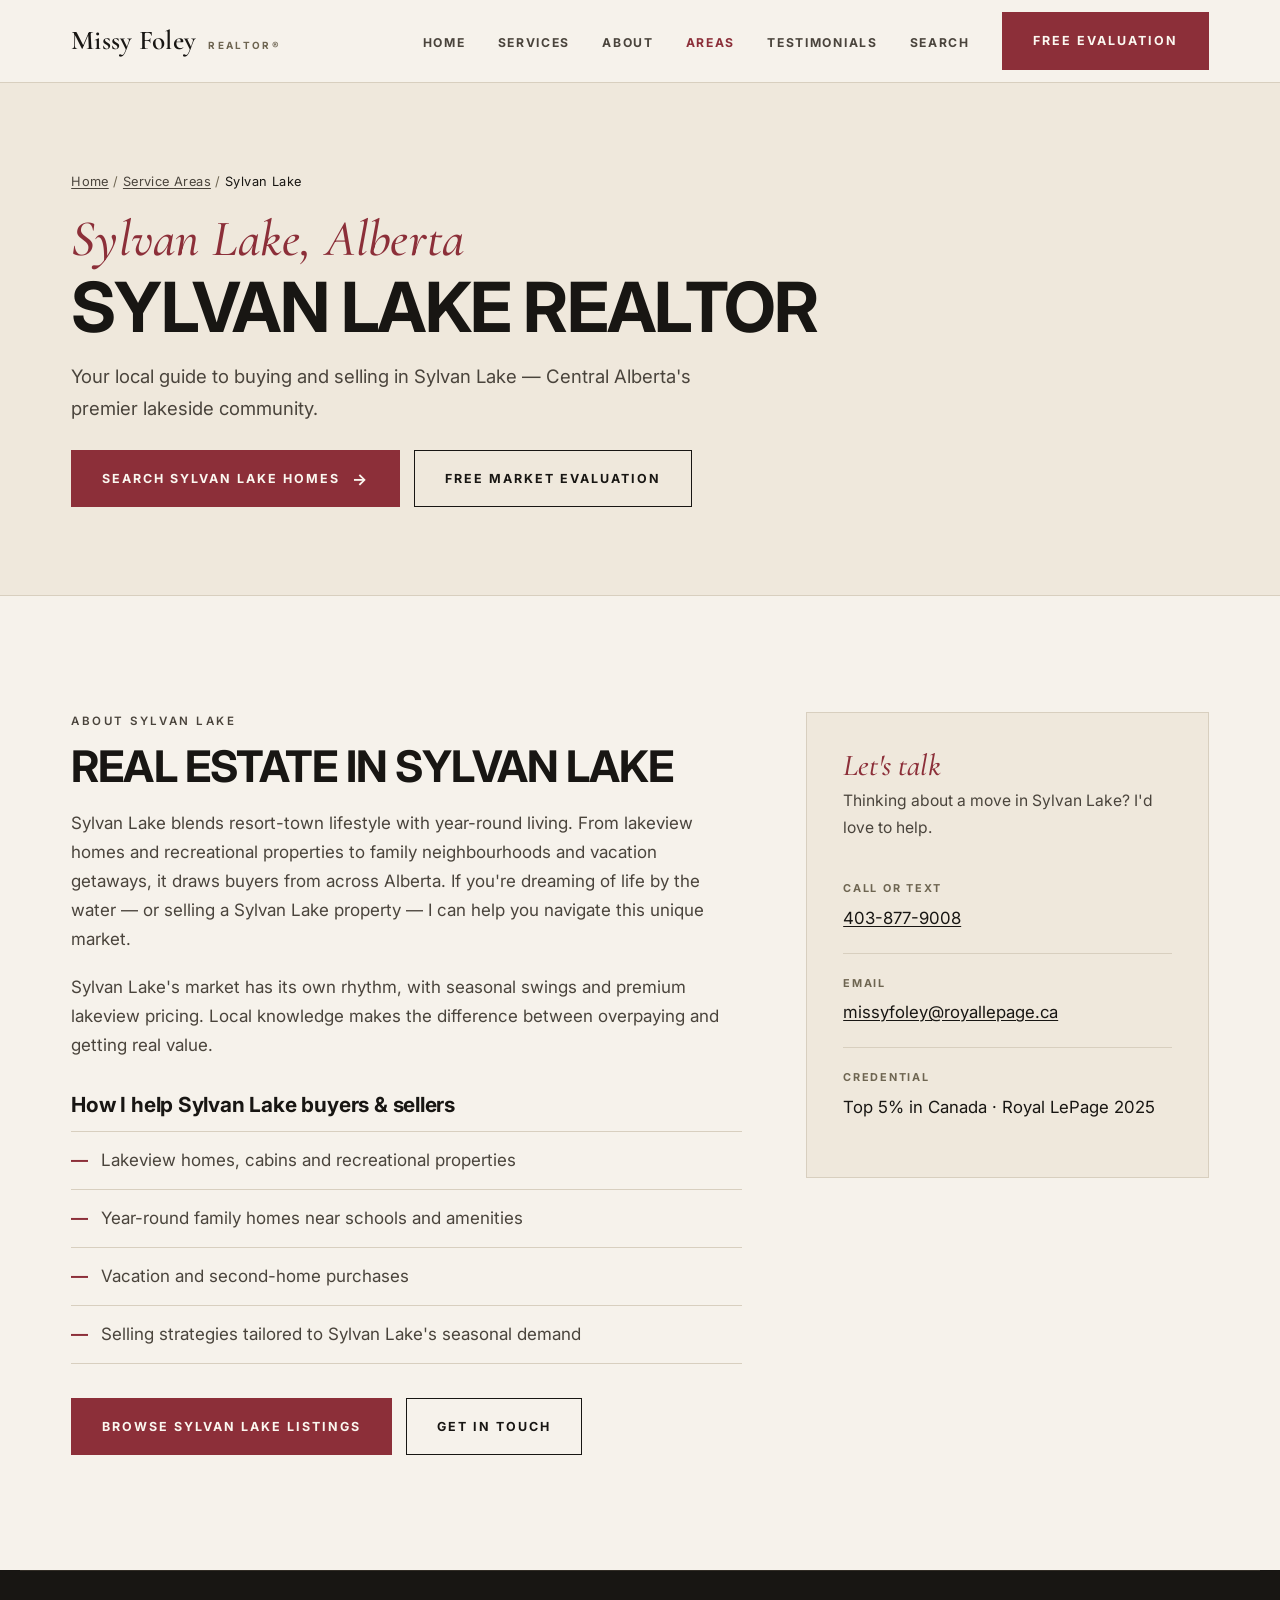
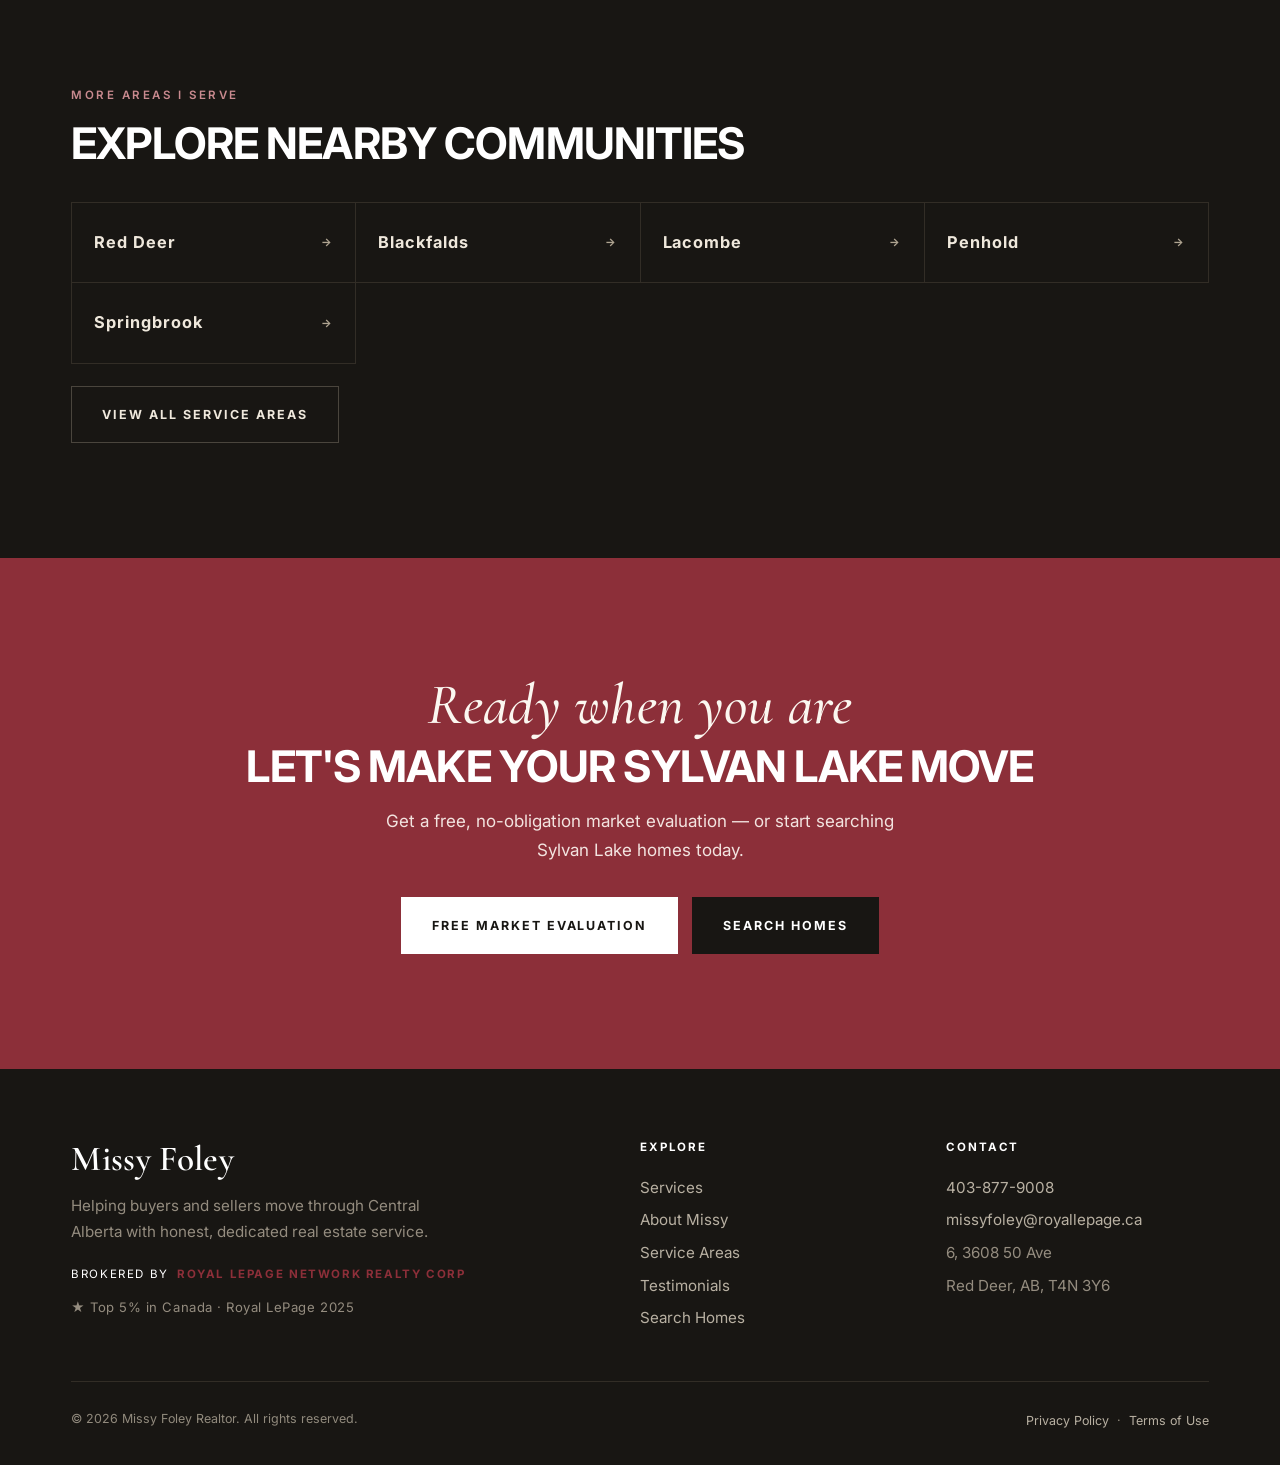
<file: sylvan-lake.html>
<!DOCTYPE html>
<html lang="en">
<head>
<meta charset="UTF-8">
<meta name="viewport" content="width=device-width, initial-scale=1.0">
<title>Sylvan Lake Realtor | Homes for Sale in Sylvan Lake, AB | Missy Foley</title>
<meta name="description" content="Buying or selling in Sylvan Lake, Alberta? Missy Foley is a top Central Alberta realtor (Top 5% in Canada, Royal LePage 2025). Search Sylvan Lake homes for sale and get a free market evaluation.">
<meta name="keywords" content="Sylvan Lake realtor, homes for sale Sylvan Lake, Sylvan Lake real estate, buying a home Sylvan Lake, selling a home Sylvan Lake, Sylvan Lake AB realtor, Central Alberta realtor">
<link rel="canonical" href="https://missyfoley.royallepage.ca/sylvan-lake.html">
<meta property="og:type" content="website">
<meta property="og:title" content="Sylvan Lake Realtor | Homes for Sale in Sylvan Lake, AB | Missy Foley">
<meta property="og:description" content="Buying or selling in Sylvan Lake, Alberta? Missy Foley is a top Central Alberta realtor (Top 5% in Canada, Royal LePage 2025). Search Sylvan Lake homes for sale and get a free market evaluation.">
<meta property="og:url" content="https://missyfoley.royallepage.ca/sylvan-lake.html">
<meta property="og:locale" content="en_CA">
<meta name="robots" content="index, follow">
<link rel="preconnect" href="https://fonts.googleapis.com">
<link rel="preconnect" href="https://fonts.gstatic.com" crossorigin>
<link href="https://fonts.googleapis.com/css2?family=Inter:wght@300;400;500;600;700&family=Cormorant+Garamond:ital,wght@0,500;0,600;1,500;1,600&display=swap" rel="stylesheet">
<link rel="stylesheet" href="css/style.css">
<script type="application/ld+json">
{
  "@context":"https://schema.org",
  "@type":"RealEstateAgent",
  "name":"Missy Foley Realtor — Sylvan Lake",
  "url":"https://missyfoley.royallepage.ca/sylvan-lake.html",
  "telephone":"+1-403-877-9008",
  "email":"missyfoley@royallepage.ca",
  "areaServed":{"@type":"City","name":"Sylvan Lake, Alberta"},
  "address":{"@type":"PostalAddress","streetAddress":"6, 3608 50 Ave","addressLocality":"Red Deer","addressRegion":"AB","postalCode":"T4N 3Y6","addressCountry":"CA"},
  "parentOrganization":{"@type":"Organization","name":"Royal LePage"},
  "award":"Top 5% in Canada, Royal LePage (2025)"
}
</script>
<script type="application/ld+json">
{
  "@context":"https://schema.org",
  "@type":"BreadcrumbList",
  "itemListElement":[
    {"@type":"ListItem","position":1,"name":"Home","item":"https://missyfoley.royallepage.ca/"},
    {"@type":"ListItem","position":2,"name":"Service Areas","item":"https://missyfoley.royallepage.ca/areas.html"},
    {"@type":"ListItem","position":3,"name":"Sylvan Lake","item":"https://missyfoley.royallepage.ca/sylvan-lake.html"}
  ]
}
</script>
</head>
<body>
<a class="skip-link" href="#main-city">Skip to content</a>
<header class="site-header">
  <div class="wrap nav">
    <a href="index.html" class="brand"><span class="brand__script">Missy Foley</span><span class="brand__tag">Realtor&reg;</span></a>
    <ul class="nav__links">
      <li><a href="index.html">Home</a></li>
      <li><a href="index.html#services">Services</a></li>
      <li><a href="index.html#about">About</a></li>
      <li><a href="areas.html" class="active" aria-current="page">Areas</a></li>
      <li><a href="testimonials.html">Testimonials</a></li>
      <li><a href="search.html">Search</a></li>
      <li><a href="index.html#contact" class="btn btn--red">Free Evaluation</a></li>
    </ul>
    <button class="nav__toggle" aria-label="Menu" aria-expanded="false"><span></span><span></span><span></span></button>
  </div>
</header>

<section class="page-hero" id="main-city">
  <div class="wrap">
    <nav class="crumbs" aria-label="Breadcrumb">
      <a href="index.html">Home</a> <span aria-hidden="true">/</span>
      <a href="areas.html">Service Areas</a> <span aria-hidden="true">/</span>
      <span aria-current="page">Sylvan Lake</span>
    </nav>
    <span class="script">Sylvan Lake, Alberta</span>
    <h1>Sylvan Lake Realtor</h1>
    <p class="lead">Your local guide to buying and selling in Sylvan Lake — Central Alberta&#x27;s premier lakeside community.</p>
    <div style="display:flex;gap:14px;flex-wrap:wrap;margin-top:26px">
      <a href="https://missyfoley.royallepage.ca" target="_blank" rel="noopener" class="btn btn--red">Search Sylvan Lake Homes <span class="btn__arrow">&rarr;</span></a>
      <a href="index.html#contact" class="btn btn--ghost">Free Market Evaluation</a>
    </div>
  </div>
</section>

<section class="section">
  <div class="wrap city-body">
    <div class="city-body__main">
      <p class="kicker kicker--red">About Sylvan Lake</p>
      <h2 style="margin:12px 0 18px">Real estate in Sylvan Lake</h2>
      <p>Sylvan Lake blends resort-town lifestyle with year-round living. From lakeview homes and recreational properties to family neighbourhoods and vacation getaways, it draws buyers from across Alberta. If you&#x27;re dreaming of life by the water — or selling a Sylvan Lake property — I can help you navigate this unique market.</p>
      <p style="margin-top:20px">Sylvan Lake&#x27;s market has its own rhythm, with seasonal swings and premium lakeview pricing. Local knowledge makes the difference between overpaying and getting real value.</p>

      <h3 style="margin:34px 0 8px;text-transform:none;font-size:1.3rem;letter-spacing:-.01em">How I help Sylvan Lake buyers &amp; sellers</h3>
      <ul class="city-list">
        <li>Lakeview homes, cabins and recreational properties</li>
        <li>Year-round family homes near schools and amenities</li>
        <li>Vacation and second-home purchases</li>
        <li>Selling strategies tailored to Sylvan Lake&#x27;s seasonal demand</li>
      </ul>

      <div style="margin-top:34px;display:flex;gap:14px;flex-wrap:wrap">
        <a href="https://missyfoley.royallepage.ca" target="_blank" rel="noopener" class="btn btn--red">Browse Sylvan Lake Listings</a>
        <a href="index.html#contact" class="btn btn--ghost">Get in Touch</a>
      </div>
    </div>
    <aside class="city-aside">
      <div class="city-card">
        <span class="script" style="color:var(--red);font-size:1.9rem;display:block;margin-bottom:6px">Let's talk</span>
        <p style="font-size:.98rem;color:var(--ink-2);margin-bottom:18px">Thinking about a move in Sylvan Lake? I'd love to help.</p>
        <div class="info-item"><b>Call or Text</b><a href="tel:+14038779008" class="inline-link">403-877-9008</a></div>
        <div class="info-item"><b>Email</b><a href="mailto:missyfoley@royallepage.ca" class="inline-link">missyfoley@royallepage.ca</a></div>
        <div class="info-item"><b>Credential</b><span>Top 5% in Canada · Royal LePage 2025</span></div>
      </div>
    </aside>
  </div>
</section>

<section class="section areas" style="padding-top:0;background:var(--ink)">
  <div class="wrap" style="padding-top:clamp(64px,9vw,120px);border-top:1px solid #322d26">
    <p class="kicker">More Areas I Serve</p>
    <h2>Explore nearby communities</h2>
    <div class="area-grid" style="margin-top:34px">
      <a href="red-deer.html">Red Deer <span>&rarr;</span></a>
      <a href="blackfalds.html">Blackfalds <span>&rarr;</span></a>
      <a href="lacombe.html">Lacombe <span>&rarr;</span></a>
      <a href="penhold.html">Penhold <span>&rarr;</span></a>
      <a href="springbrook.html">Springbrook <span>&rarr;</span></a>
      
    </div>
    <p style="margin-top:22px"><a href="areas.html" class="btn" style="background:transparent;border-color:#4a453d;color:#efe8dc">View all service areas</a></p>
  </div>
</section>

<section class="section cta">
  <div class="wrap">
    <span class="script">Ready when you are</span>
    <h2>Let's make your Sylvan Lake move</h2>
    <p>Get a free, no-obligation market evaluation — or start searching Sylvan Lake homes today.</p>
    <div class="cta__btns">
      <a href="index.html#contact" class="btn btn--onred">Free Market Evaluation</a>
      <a href="https://missyfoley.royallepage.ca" target="_blank" rel="noopener" class="btn" style="background:#181613;border-color:#181613">Search Homes</a>
    </div>
  </div>
</section>

<footer class="footer">
  <div class="wrap">
    <div class="footer__grid">
      <div class="footer__brand">
        <span class="brand__script">Missy Foley</span>
        <p>Helping buyers and sellers move through Central Alberta with honest, dedicated real estate service.</p>
        <div class="footer__lp">Brokered by <b>Royal LePage Network Realty Corp</b></div>
        <p style="color:#948c7f;font-size:.82rem;margin-top:10px;letter-spacing:.04em">★ Top 5% in Canada · Royal LePage 2025</p>
      </div>
      <div>
        <h3 class="footer__h">Explore</h3>
        <a href="index.html#services">Services</a><br><a href="index.html#about">About Missy</a><br>
        <a href="areas.html">Service Areas</a><br><a href="testimonials.html">Testimonials</a><br><a href="search.html">Search Homes</a>
      </div>
      <div>
        <h3 class="footer__h">Contact</h3>
        <a href="tel:+14038779008">403-877-9008</a><br>
        <a href="mailto:missyfoley@royallepage.ca">missyfoley@royallepage.ca</a><br>
        <span style="color:#948c7f;font-size:.95rem;line-height:2.15">6, 3608 50 Ave<br>Red Deer, AB, T4N 3Y6</span>
      </div>
    </div>
    <div class="footer__bottom">
      <span>&copy; <span id="yr"></span> Missy Foley Realtor. All rights reserved.</span>
      <span><a href="privacy.html">Privacy Policy</a> &nbsp;·&nbsp; <a href="terms.html">Terms of Use</a></span>
    </div>
  </div>
</footer>
<script>document.getElementById('yr').textContent=new Date().getFullYear();</script>
<script src="js/main.js"></script>
</body>
</html>
</file>
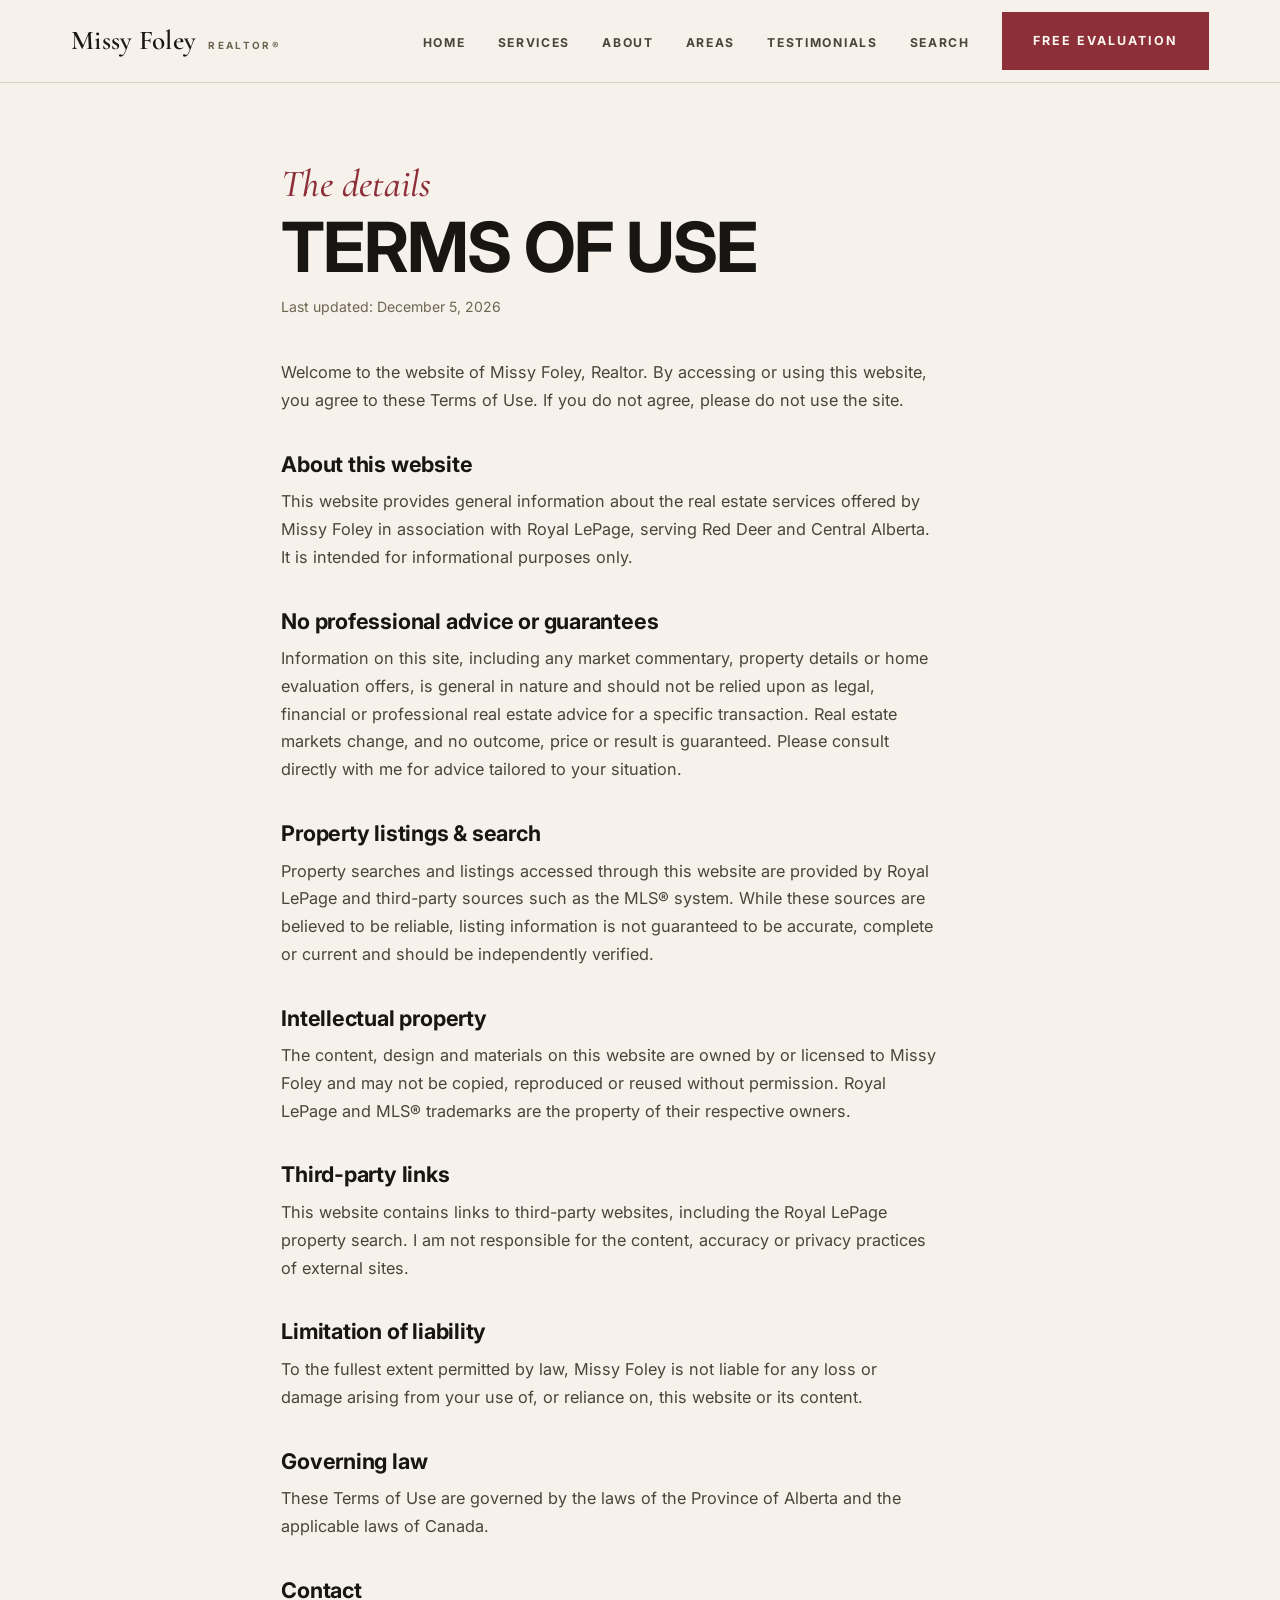
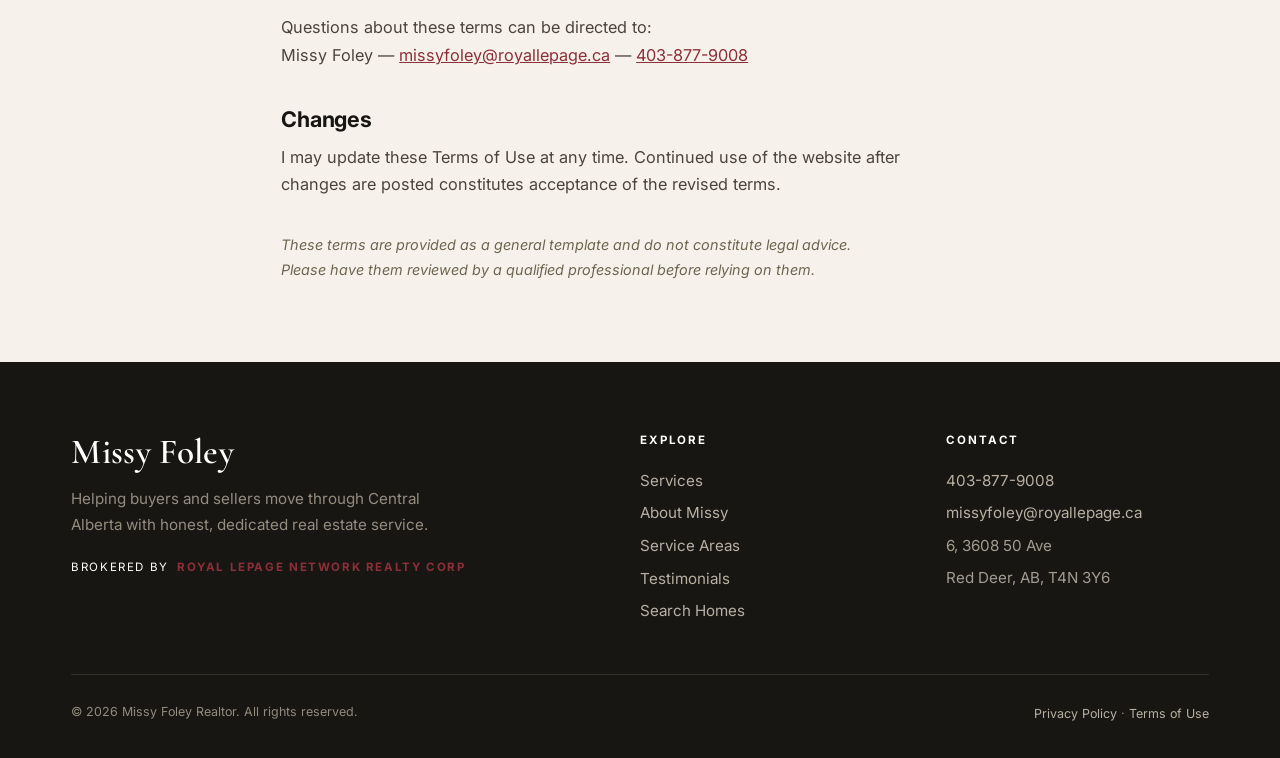
<file: terms.html>
<!DOCTYPE html>
<html lang="en">
<head>
<meta charset="UTF-8">
<meta name="viewport" content="width=device-width, initial-scale=1.0">
<title>Terms of Use | Missy Foley Realtor</title>
<meta name="description" content="Terms of use governing the Missy Foley Realtor website.">
<link rel="canonical" href="https://missyfoley.royallepage.ca/terms.html">
<meta name="robots" content="noindex, follow">
<link rel="preconnect" href="https://fonts.googleapis.com">
<link rel="preconnect" href="https://fonts.gstatic.com" crossorigin>
<link rel="preconnect" href="https://fonts.gstatic.com" crossorigin>
<link href="https://fonts.googleapis.com/css2?family=Inter:wght@300;400;500;600;700&family=Cormorant+Garamond:ital,wght@0,500;0,600;1,500;1,600&display=swap" rel="stylesheet">
<link rel="stylesheet" href="css/style.css">
</head>
<body>

<a class="skip-link" href="#main-legal">Skip to content</a>
<header class="site-header">
  <div class="wrap nav">
    <a href="index.html" class="brand"><span class="brand__script">Missy Foley</span><span class="brand__tag">Realtor&reg;</span></a>
    <ul class="nav__links">
      <li><a href="index.html">Home</a></li>
      <li><a href="index.html#services">Services</a></li>
      <li><a href="index.html#about">About</a></li>
      <li><a href="areas.html">Areas</a></li>
      <li><a href="testimonials.html">Testimonials</a></li>
      <li><a href="search.html">Search</a></li>
      <li><a href="index.html#contact" class="btn btn--red">Free Evaluation</a></li>
    </ul>
    <button class="nav__toggle" aria-label="Menu" aria-expanded="false"><span></span><span></span><span></span></button>
  </div>
</header>

<main class="legal" id="main-legal">
  <div class="wrap">
    <span class="script">The details</span><h1>Terms of Use</h1>
    <p class="updated">Last updated: <span id="d"></span></p>

    <p>Welcome to the website of Missy Foley, Realtor. By accessing or using this website, you agree to these Terms of Use. If you do not agree, please do not use the site.</p>

    <h2>About this website</h2>
    <p>This website provides general information about the real estate services offered by Missy Foley in association with Royal LePage, serving Red Deer and Central Alberta. It is intended for informational purposes only.</p>

    <h2>No professional advice or guarantees</h2>
    <p>Information on this site, including any market commentary, property details or home evaluation offers, is general in nature and should not be relied upon as legal, financial or professional real estate advice for a specific transaction. Real estate markets change, and no outcome, price or result is guaranteed. Please consult directly with me for advice tailored to your situation.</p>

    <h2>Property listings &amp; search</h2>
    <p>Property searches and listings accessed through this website are provided by Royal LePage and third-party sources such as the MLS® system. While these sources are believed to be reliable, listing information is not guaranteed to be accurate, complete or current and should be independently verified.</p>

    <h2>Intellectual property</h2>
    <p>The content, design and materials on this website are owned by or licensed to Missy Foley and may not be copied, reproduced or reused without permission. Royal LePage and MLS® trademarks are the property of their respective owners.</p>

    <h2>Third-party links</h2>
    <p>This website contains links to third-party websites, including the Royal LePage property search. I am not responsible for the content, accuracy or privacy practices of external sites.</p>

    <h2>Limitation of liability</h2>
    <p>To the fullest extent permitted by law, Missy Foley is not liable for any loss or damage arising from your use of, or reliance on, this website or its content.</p>

    <h2>Governing law</h2>
    <p>These Terms of Use are governed by the laws of the Province of Alberta and the applicable laws of Canada.</p>

    <h2>Contact</h2>
    <p>Questions about these terms can be directed to:<br>
    Missy Foley — <a href="mailto:missyfoley@royallepage.ca">missyfoley@royallepage.ca</a> — <a href="tel:+14038779008">403-877-9008</a></p>

    <h2>Changes</h2>
    <p>I may update these Terms of Use at any time. Continued use of the website after changes are posted constitutes acceptance of the revised terms.</p>

    <p style="margin-top:34px;font-size:.9rem;color:var(--taupe)"><em>These terms are provided as a general template and do not constitute legal advice. Please have them reviewed by a qualified professional before relying on them.</em></p>
  </div>
</main>

<footer class="footer">
  <div class="wrap">
    <div class="footer__grid">
      <div class="footer__brand">
        <span class="brand__script">Missy Foley</span><p>Helping buyers and sellers move through Central Alberta with honest, dedicated real estate service.</p>
        <div class="footer__lp">Brokered by <b>Royal LePage Network Realty Corp</b></div>
      </div>
      <div><h3 class="footer__h">Explore</h3>
        <a href="index.html#services">Services</a><br><a href="index.html#about">About Missy</a><br>
        <a href="index.html#areas">Service Areas</a><br><a href="testimonials.html">Testimonials</a><br><a href="search.html">Search Homes</a>
      </div>
      <div><h3 class="footer__h">Contact</h3>
        <a href="tel:+14038779008">403-877-9008</a><br>
        <a href="mailto:missyfoley@royallepage.ca">missyfoley@royallepage.ca</a><br>
        <span style="color:#a29b8f;font-size:.95rem;line-height:2.1">6, 3608 50 Ave<br>Red Deer, AB, T4N 3Y6</span>
      </div>
    </div>
    <div class="footer__bottom">
      <span>© <span id="yr"></span> Missy Foley Realtor. All rights reserved.</span>
      <span><a href="privacy.html">Privacy Policy</a> · <a href="terms.html">Terms of Use</a></span>
    </div>
  </div>
</footer>
<script>document.getElementById('yr').textContent=new Date().getFullYear();document.getElementById('d').textContent=new Date().toLocaleDateString('en-CA',{year:'numeric',month:'long',day:'numeric'});</script>
<script src="js/main.js"></script>
</body>
</html>
</file>
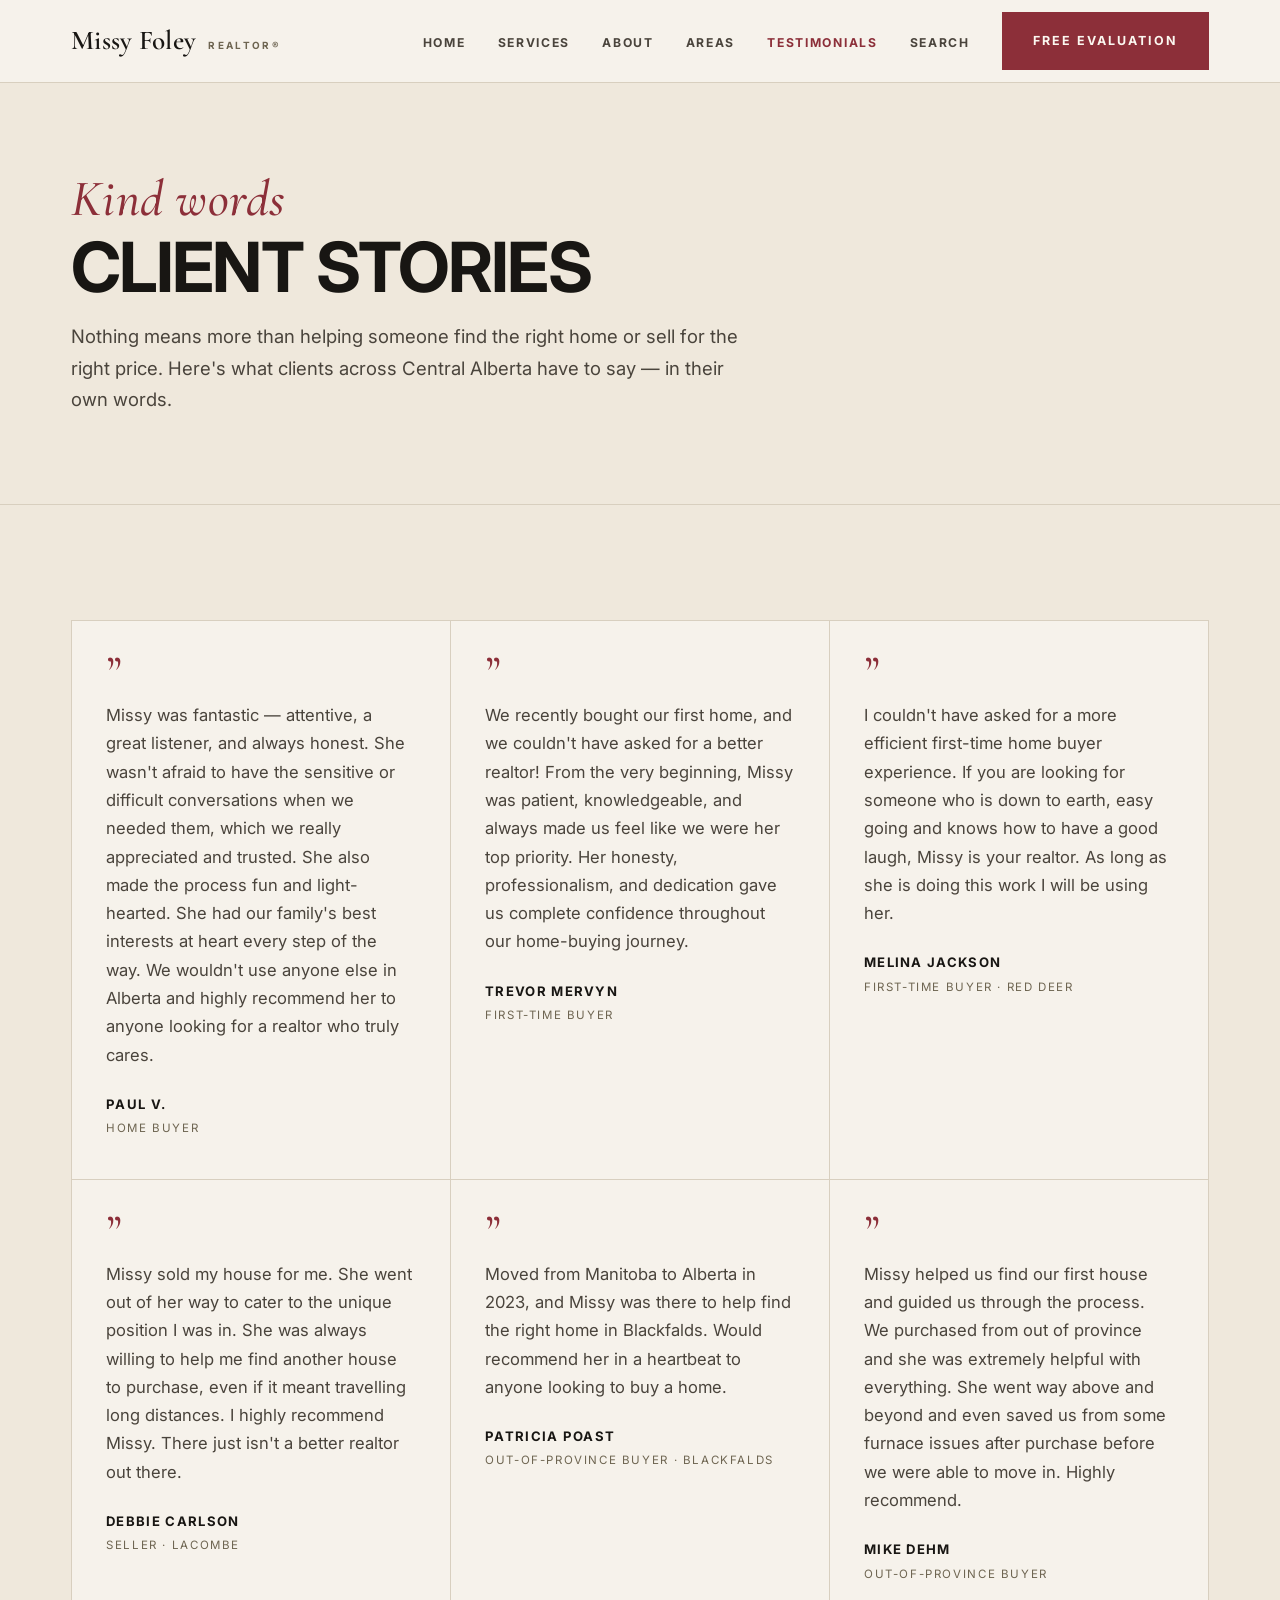
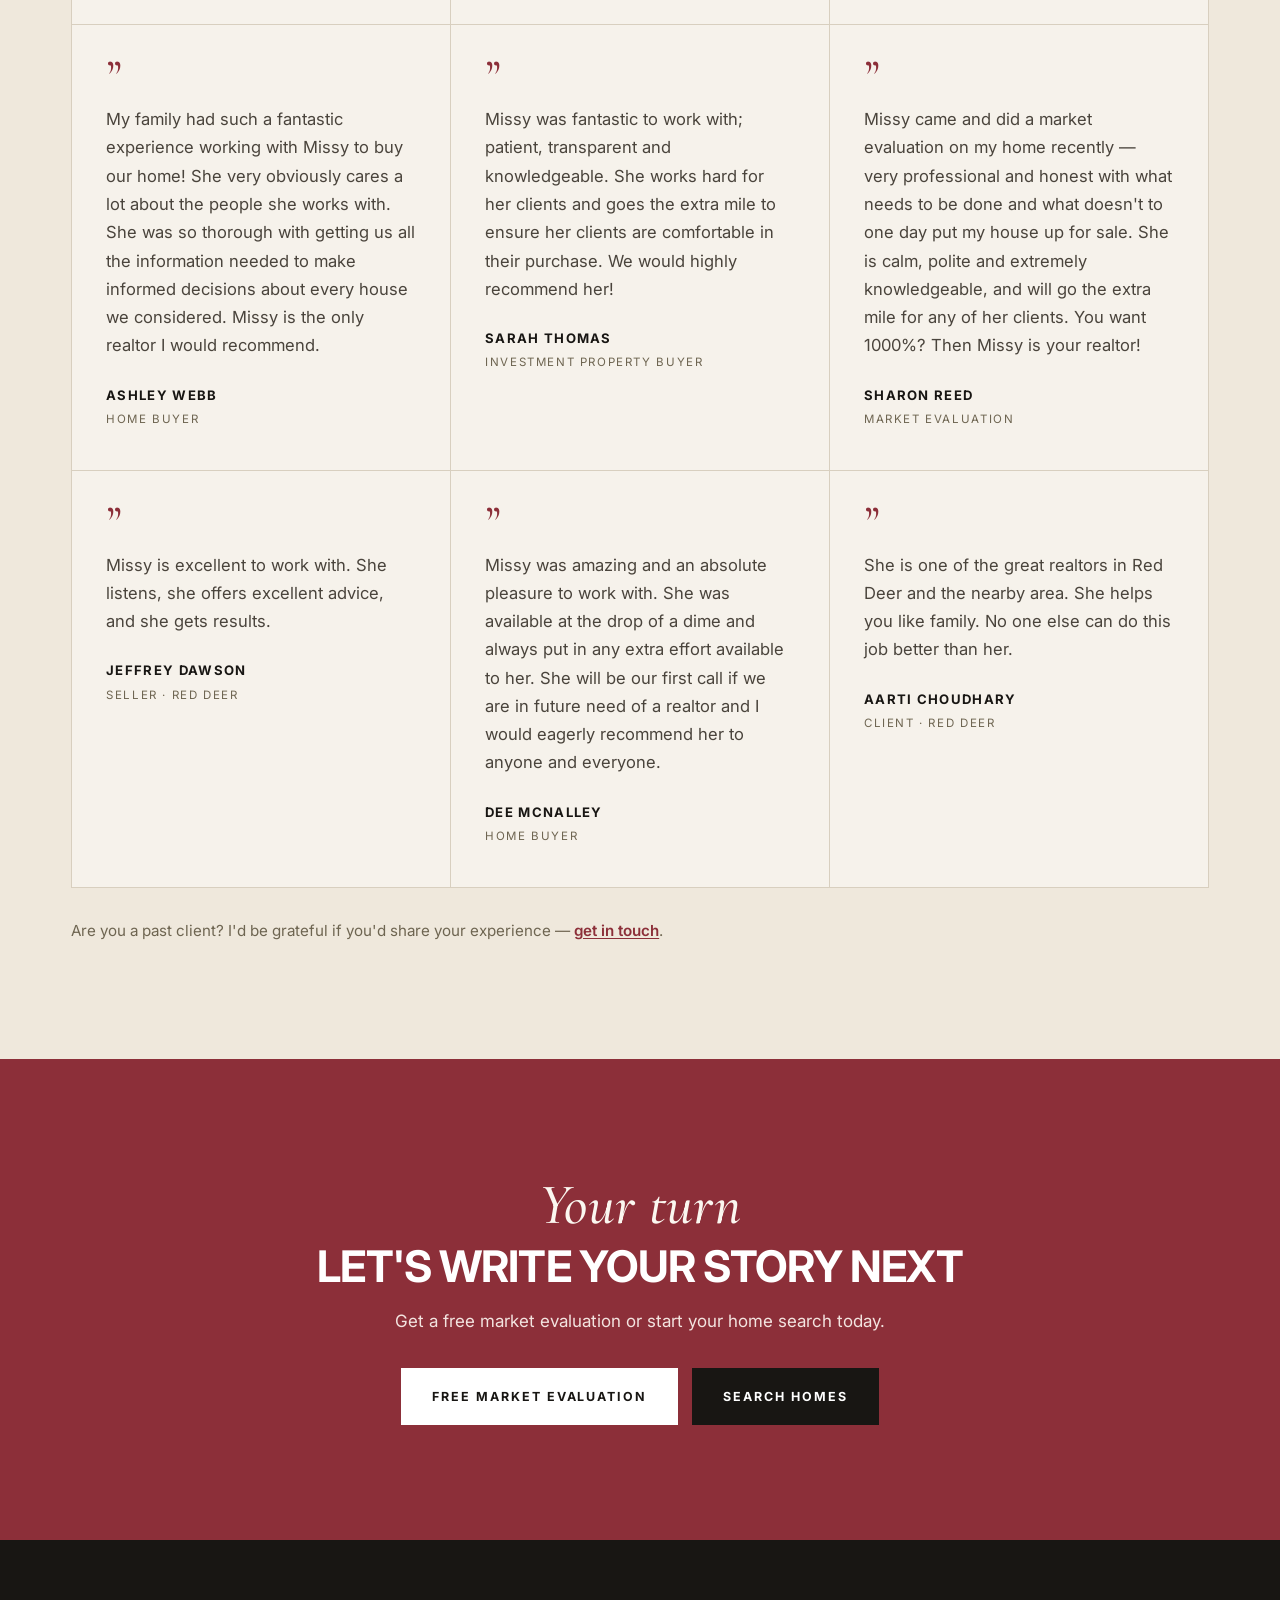
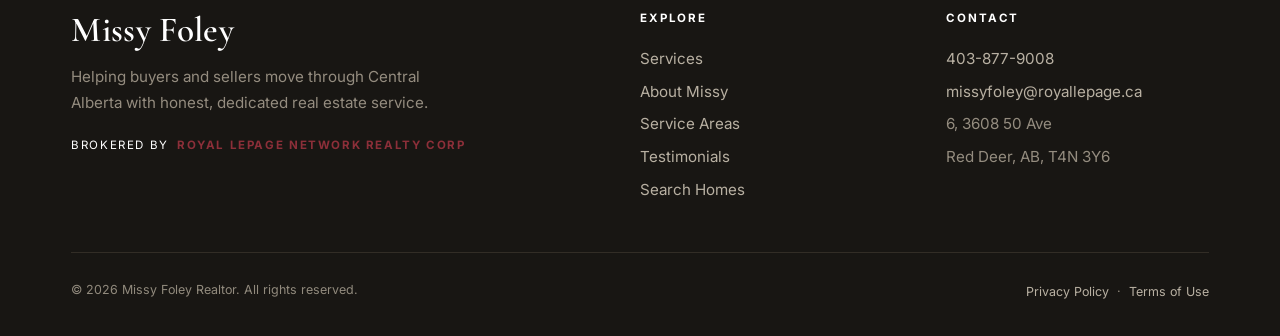
<file: testimonials.html>
<!DOCTYPE html>
<html lang="en">
<head>
<meta charset="UTF-8">
<meta name="viewport" content="width=device-width, initial-scale=1.0">
<title>Testimonials | Missy Foley Realtor — Red Deer & Central Alberta</title>
<meta name="description" content="Read reviews from Missy Foley's real estate clients across Red Deer, Blackfalds, Sylvan Lake, Lacombe and Central Alberta — first-time buyers, sellers and acreage owners.">
<link rel="canonical" href="https://missyfoley.royallepage.ca/testimonials.html">
<meta name="robots" content="index, follow">
<link rel="preconnect" href="https://fonts.googleapis.com">
<link rel="preconnect" href="https://fonts.gstatic.com" crossorigin>
<link href="https://fonts.googleapis.com/css2?family=Inter:wght@300;400;500;600;700&family=Cormorant+Garamond:ital,wght@0,500;0,600;1,500;1,600&display=swap" rel="stylesheet">
<link rel="stylesheet" href="css/style.css">
<script type="application/ld+json">
{
  "@context":"https://schema.org",
  "@type":"RealEstateAgent",
  "name":"Missy Foley Realtor",
  "url":"https://missyfoley.royallepage.ca/",
  "telephone":"+1-403-877-9008",
  "address":{"@type":"PostalAddress","streetAddress":"6, 3608 50 Ave","addressLocality":"Red Deer","addressRegion":"AB","postalCode":"T4N 3Y6","addressCountry":"CA"},
  "review":[
    {"@type":"Review","reviewRating":{"@type":"Rating","ratingValue":"5","bestRating":"5"},"author":{"@type":"Person","name":"Paul V."},"reviewBody":"Missy was fantastic — attentive, a great listener, and always honest. She had our family's best interests at heart every step of the way. We wouldn't use anyone else in Alberta."},
    {"@type":"Review","reviewRating":{"@type":"Rating","ratingValue":"5","bestRating":"5"},"author":{"@type":"Person","name":"Trevor Mervyn"},"reviewBody":"We recently bought our first home, and we couldn't have asked for a better realtor. Patient, knowledgeable, and always made us feel like we were her top priority."},
    {"@type":"Review","reviewRating":{"@type":"Rating","ratingValue":"5","bestRating":"5"},"author":{"@type":"Person","name":"Debbie Carlson"},"reviewBody":"Missy sold my house for me. She went out of her way to cater to the unique position I was in. There just isn't a better realtor out there."},
    {"@type":"Review","reviewRating":{"@type":"Rating","ratingValue":"5","bestRating":"5"},"author":{"@type":"Person","name":"Melina Jackson"},"reviewBody":"I couldn't have asked for a more efficient first-time home buyer experience. Down to earth, easy going and knows how to have a good laugh."},
    {"@type":"Review","reviewRating":{"@type":"Rating","ratingValue":"5","bestRating":"5"},"author":{"@type":"Person","name":"Mike Dehm"},"reviewBody":"Missy helped us find our first house from out of province and went way above and beyond. Highly recommend."}
  ]
}
</script>
</head>
<body>

<a class="skip-link" href="#main-testi">Skip to content</a>
<header class="site-header">
  <div class="wrap nav">
    <a href="index.html" class="brand"><span class="brand__script">Missy Foley</span><span class="brand__tag">Realtor&reg;</span></a>
    <ul class="nav__links">
      <li><a href="index.html">Home</a></li>
      <li><a href="index.html#services">Services</a></li>
      <li><a href="index.html#about">About</a></li>
      <li><a href="areas.html">Areas</a></li>
      <li><a href="testimonials.html" class="active" aria-current="page">Testimonials</a></li>
      <li><a href="search.html">Search</a></li>
      <li><a href="index.html#contact" class="btn btn--red">Free Evaluation</a></li>
    </ul>
    <button class="nav__toggle" aria-label="Menu" aria-expanded="false"><span></span><span></span><span></span></button>
  </div>
</header>

<section class="page-hero" id="main-testi">
  <div class="wrap">
    <span class="script">Kind words</span>
    <h1>Client stories</h1>
    <p class="lead">Nothing means more than helping someone find the right home or sell for the right price. Here's what clients across Central Alberta have to say — in their own words.</p>
  </div>
</section>

<section class="section testi">
  <div class="wrap">
    <div class="testi-grid">
      <div class="quote"><div class="quote__mark">&rdquo;</div><p>Missy was fantastic — attentive, a great listener, and always honest. She wasn't afraid to have the sensitive or difficult conversations when we needed them, which we really appreciated and trusted. She also made the process fun and light-hearted. She had our family's best interests at heart every step of the way. We wouldn't use anyone else in Alberta and highly recommend her to anyone looking for a realtor who truly cares.</p><div class="quote__by">Paul V.<span>Home buyer</span></div></div>
      <div class="quote"><div class="quote__mark">&rdquo;</div><p>We recently bought our first home, and we couldn't have asked for a better realtor! From the very beginning, Missy was patient, knowledgeable, and always made us feel like we were her top priority. Her honesty, professionalism, and dedication gave us complete confidence throughout our home-buying journey.</p><div class="quote__by">Trevor Mervyn<span>First-time buyer</span></div></div>
      <div class="quote"><div class="quote__mark">&rdquo;</div><p>I couldn't have asked for a more efficient first-time home buyer experience. If you are looking for someone who is down to earth, easy going and knows how to have a good laugh, Missy is your realtor. As long as she is doing this work I will be using her.</p><div class="quote__by">Melina Jackson<span>First-time buyer · Red Deer</span></div></div>
      <div class="quote"><div class="quote__mark">&rdquo;</div><p>Missy sold my house for me. She went out of her way to cater to the unique position I was in. She was always willing to help me find another house to purchase, even if it meant travelling long distances. I highly recommend Missy. There just isn't a better realtor out there.</p><div class="quote__by">Debbie Carlson<span>Seller · Lacombe</span></div></div>
      <div class="quote"><div class="quote__mark">&rdquo;</div><p>Moved from Manitoba to Alberta in 2023, and Missy was there to help find the right home in Blackfalds. Would recommend her in a heartbeat to anyone looking to buy a home.</p><div class="quote__by">Patricia Poast<span>Out-of-province buyer · Blackfalds</span></div></div>
      <div class="quote"><div class="quote__mark">&rdquo;</div><p>Missy helped us find our first house and guided us through the process. We purchased from out of province and she was extremely helpful with everything. She went way above and beyond and even saved us from some furnace issues after purchase before we were able to move in. Highly recommend.</p><div class="quote__by">Mike Dehm<span>Out-of-province buyer</span></div></div>
      <div class="quote"><div class="quote__mark">&rdquo;</div><p>My family had such a fantastic experience working with Missy to buy our home! She very obviously cares a lot about the people she works with. She was so thorough with getting us all the information needed to make informed decisions about every house we considered. Missy is the only realtor I would recommend.</p><div class="quote__by">Ashley Webb<span>Home buyer</span></div></div>
      <div class="quote"><div class="quote__mark">&rdquo;</div><p>Missy was fantastic to work with; patient, transparent and knowledgeable. She works hard for her clients and goes the extra mile to ensure her clients are comfortable in their purchase. We would highly recommend her!</p><div class="quote__by">Sarah Thomas<span>Investment property buyer</span></div></div>
      <div class="quote"><div class="quote__mark">&rdquo;</div><p>Missy came and did a market evaluation on my home recently — very professional and honest with what needs to be done and what doesn't to one day put my house up for sale. She is calm, polite and extremely knowledgeable, and will go the extra mile for any of her clients. You want 1000%? Then Missy is your realtor!</p><div class="quote__by">Sharon Reed<span>Market evaluation</span></div></div>
      <div class="quote"><div class="quote__mark">&rdquo;</div><p>Missy is excellent to work with. She listens, she offers excellent advice, and she gets results.</p><div class="quote__by">Jeffrey Dawson<span>Seller · Red Deer</span></div></div>
      <div class="quote"><div class="quote__mark">&rdquo;</div><p>Missy was amazing and an absolute pleasure to work with. She was available at the drop of a dime and always put in any extra effort available to her. She will be our first call if we are in future need of a realtor and I would eagerly recommend her to anyone and everyone.</p><div class="quote__by">Dee McNalley<span>Home buyer</span></div></div>
      <div class="quote"><div class="quote__mark">&rdquo;</div><p>She is one of the great realtors in Red Deer and the nearby area. She helps you like family. No one else can do this job better than her.</p><div class="quote__by">Aarti Choudhary<span>Client · Red Deer</span></div></div>
    </div>
    <p style="margin-top:30px;color:var(--taupe);font-size:.95rem">Are you a past client? I'd be grateful if you'd share your experience — <a href="index.html#contact" class="inline-link">get in touch</a>.</p>
  </div>
</section>

<section class="section cta">
  <div class="wrap">
    <span class="script">Your turn</span>
    <h2>Let's write your story next</h2>
    <p>Get a free market evaluation or start your home search today.</p>
    <div class="cta__btns"><a href="index.html#contact" class="btn btn--onred">Free Market Evaluation</a><a href="search.html" class="btn" style="background:#181613;border-color:#181613">Search Homes</a></div>
  </div>
</section>

<footer class="footer">
  <div class="wrap">
    <div class="footer__grid">
      <div class="footer__brand"><span class="brand__script">Missy Foley</span><p>Helping buyers and sellers move through Central Alberta with honest, dedicated real estate service.</p><div class="footer__lp">Brokered by <b>Royal LePage Network Realty Corp</b></div></div>
      <div><h3 class="footer__h">Explore</h3><a href="index.html#services">Services</a><br><a href="index.html#about">About Missy</a><br><a href="index.html#areas">Service Areas</a><br><a href="testimonials.html">Testimonials</a><br><a href="search.html">Search Homes</a></div>
      <div><h3 class="footer__h">Contact</h3><a href="tel:+14038779008">403-877-9008</a><br><a href="mailto:missyfoley@royallepage.ca">missyfoley@royallepage.ca</a><br><span style="color:#948c7f;font-size:.95rem;line-height:2.15">6, 3608 50 Ave<br>Red Deer, AB, T4N 3Y6</span></div>
    </div>
    <div class="footer__bottom"><span>&copy; <span id="yr"></span> Missy Foley Realtor. All rights reserved.</span><span><a href="privacy.html">Privacy Policy</a> &nbsp;·&nbsp; <a href="terms.html">Terms of Use</a></span></div>
  </div>
</footer>
<script>document.getElementById('yr').textContent=new Date().getFullYear();</script>
<script src="js/main.js"></script>
</body>
</html>
</file>
<file: css/style.css>
/* ===== Missy Foley Realtor — Editorial Rebrand ===== */
:root{
  --paper:#F6F2EB;--paper-2:#EFE8DC;--ink:#181613;--ink-2:#4A443C;--taupe:#6E6551;
  --line:#D8CFBF;--red:#8C2F39;--red-dk:#6F242C;--white:#fff;--offwhite:#FBF7F0;--rose:#C98A8F;--maxw:1240px;
  --serif:"Cormorant Garamond",Georgia,serif;
  --sans:"Inter",-apple-system,BlinkMacSystemFont,"Segoe UI",sans-serif;
}
*{box-sizing:border-box;margin:0;padding:0}
html{scroll-behavior:smooth}
body{font-family:var(--sans);color:var(--ink);background:var(--paper);line-height:1.7;font-size:17px;font-weight:400;-webkit-font-smoothing:antialiased}
img{max-width:100%;display:block}
a{color:inherit;text-decoration:none}
h1,h2,h3,h4{font-family:var(--sans);font-weight:700;line-height:1.1;letter-spacing:-.02em}
h1{font-size:clamp(2.3rem,5.4vw,4.4rem);text-transform:uppercase;letter-spacing:-.025em}
h2{font-size:clamp(1.8rem,3.4vw,2.8rem);text-transform:uppercase;letter-spacing:-.02em}
h3{font-size:1.15rem;text-transform:uppercase;letter-spacing:.02em}
.script{font-family:var(--serif);text-transform:none!important;font-weight:500;letter-spacing:.005em;color:var(--ink-2);line-height:1.1;font-style:italic}
p{max-width:66ch}
.lead{font-size:1.16rem;color:var(--ink-2);max-width:56ch;font-weight:400}
.kicker{font-size:.72rem;font-weight:600;letter-spacing:.22em;text-transform:uppercase;color:var(--taupe)}
.kicker--red{color:var(--red)}
.wrap{max-width:var(--maxw);margin:0 auto;padding:0 clamp(22px,4vw,54px)}
.section{padding:clamp(64px,9vw,120px) 0}
.btn{display:inline-flex;align-items:center;gap:12px;font-family:var(--sans);font-weight:700;font-size:.78rem;letter-spacing:.16em;text-transform:uppercase;padding:17px 30px;border:1.5px solid var(--ink);background:var(--ink);color:#fff;cursor:pointer;transition:background .22s,color .22s,border-color .22s}
.btn:hover{background:transparent;color:var(--ink)}
.btn--red{background:var(--red);border-color:var(--red);color:var(--offwhite)}
.btn--red:hover{background:var(--red-dk);border-color:var(--red-dk);color:var(--offwhite)}
.btn--ghost{background:transparent;color:var(--ink)}
.btn--ghost:hover{background:var(--ink);color:#fff}
.btn--onred{background:#fff;border-color:#fff;color:var(--ink)}
.btn--onred:hover{background:transparent;color:#fff}
.btn__arrow{font-size:1rem;line-height:1}
.site-header{position:sticky;top:0;z-index:100;background:rgba(246,242,235,.94);backdrop-filter:blur(8px);border-bottom:1px solid var(--line)}
.nav{display:flex;align-items:center;justify-content:space-between;height:82px}
.brand{display:flex;align-items:baseline;gap:12px}
.brand__script{font-family:var(--serif);font-size:1.7rem;font-weight:600;color:var(--ink);line-height:1;letter-spacing:.01em}
.brand__tag{font-size:.62rem;letter-spacing:.24em;text-transform:uppercase;color:var(--taupe);font-weight:700}
.nav__links{display:flex;align-items:center;gap:32px;list-style:none}
.nav__links a:not(.btn){font-size:.76rem;font-weight:700;letter-spacing:.14em;text-transform:uppercase;color:var(--ink-2);transition:color .2s}
.nav__links a:not(.btn):hover,.nav__links a:not(.btn).active{color:var(--red)}
.nav__links a.btn--red,.nav__links a.btn--red:hover{color:var(--offwhite)}
.nav__toggle{display:none;background:none;border:0;cursor:pointer;flex-direction:column;gap:5px;padding:8px}
.nav__toggle span{width:26px;height:2px;background:var(--ink);display:block;transition:.25s}
.hero{position:relative;background:var(--paper);border-bottom:1px solid var(--line)}
.hero__grid{display:grid;grid-template-columns:1.02fr 1fr;min-height:min(86vh,760px)}
.hero__left{padding:clamp(48px,7vw,96px) clamp(22px,4vw,72px) clamp(48px,7vw,96px) clamp(40px,6vw,110px);display:flex;flex-direction:column;justify-content:center;position:relative}
.hero__spine{position:absolute;left:clamp(20px,3.4vw,54px);top:clamp(48px,7vw,96px);bottom:clamp(48px,7vw,96px);width:2px;background:var(--red)}
.hero__index{position:absolute;left:clamp(8px,2.4vw,34px);top:50%;transform:rotate(180deg);writing-mode:vertical-rl;font-size:.66rem;letter-spacing:.32em;text-transform:uppercase;color:var(--taupe);font-weight:700}
.hero__namescript{font-family:var(--serif);font-style:italic;color:var(--ink);font-size:clamp(2.6rem,5.2vw,4.2rem);line-height:1.05;margin-bottom:10px;font-weight:600}
.hero h1{margin:0 0 24px;font-size:clamp(1.5rem,3vw,2.4rem);letter-spacing:-.01em;color:var(--ink)}
.hero__sub{font-size:clamp(1.05rem,1.6vw,1.28rem);color:var(--ink-2);max-width:44ch;margin-bottom:36px}
.hero__cta{display:flex;gap:14px;flex-wrap:wrap}
.hero__right{position:relative;background:var(--ink)}
.hero__right img{width:100%;height:100%;object-fit:cover;object-position:center top;filter:saturate(1.02)}
.hero__stamp{position:absolute;left:-46px;bottom:44px;background:var(--red);color:var(--offwhite);padding:28px 32px;max-width:240px;box-shadow:0 24px 40px -22px rgba(0,0,0,.55)}
.hero__stamp b{font-family:var(--serif);font-weight:600;font-size:2rem;display:block;line-height:1;margin-bottom:14px}
.hero__stamp span{font-size:.78rem;letter-spacing:.14em;text-transform:uppercase;font-weight:600;line-height:1.5;display:block}
.marquee{background:var(--ink);color:var(--paper);overflow:hidden;border-bottom:1px solid #2a2620}
.marquee__row{display:flex;gap:0;white-space:nowrap;animation:slide 34s linear infinite}
@keyframes slide{to{transform:translateX(-50%)}}
.marquee__row span{padding:18px 34px;font-size:.8rem;letter-spacing:.22em;text-transform:uppercase;font-weight:700;color:#cdc5b7}
.marquee__row .dot{color:var(--red)}
@media(prefers-reduced-motion:reduce){.marquee__row{animation:none;flex-wrap:wrap;white-space:normal;justify-content:center}}
.intro{background:var(--paper);position:relative}
.intro__grid{display:grid;grid-template-columns:.42fr 1fr;gap:clamp(30px,5vw,70px);align-items:start}
.intro__label{position:sticky;top:110px}
.intro__label .num{font-family:var(--sans);font-weight:600;font-size:.72rem;letter-spacing:.22em;text-transform:uppercase;color:var(--red)}
.intro__label h2{margin-top:14px}
.intro__big{font-family:var(--sans);font-weight:300;font-size:clamp(1.5rem,3.1vw,2.4rem);line-height:1.32;letter-spacing:-.01em;color:var(--ink)}
.intro__big .hl{color:var(--red);font-weight:700}
.intro__sig{font-family:var(--serif);font-style:italic;color:var(--ink);font-size:1.7rem;line-height:1;margin-top:28px}
.services{background:var(--paper-2);border-top:1px solid var(--line);border-bottom:1px solid var(--line)}
.svc-head{display:grid;grid-template-columns:1fr 1fr;gap:clamp(24px,5vw,64px);align-items:end;margin-bottom:36px}
.svc-head>div p,.svc-head>p{max-width:40ch;color:var(--ink-2)}
.svc-head h2{margin-top:10px}
.svc-list{border-top:1px solid var(--line)}
.svc-row{display:grid;grid-template-columns:1fr 1.4fr auto;gap:28px;align-items:center;padding:28px 8px;border-bottom:1px solid var(--line);transition:padding-left .25s,background .25s}
.svc-row:hover{padding-left:22px;background:rgba(200,16,46,.03)}
.svc-row__num{font-weight:700;font-size:.82rem;color:var(--red);letter-spacing:.08em}
.svc-row__title{font-family:var(--sans);font-weight:700;font-size:1.28rem;letter-spacing:-.01em;text-transform:none}
.svc-row__desc{color:var(--ink-2);font-size:1rem}
.svc-row__mark{color:var(--taupe);font-size:1.3rem;transition:color .25s,transform .25s}
.svc-row:hover .svc-row__mark{color:var(--red);transform:translateX(4px)}
.feature{background:var(--paper)}
.feature__grid{display:grid;grid-template-columns:1fr 1fr;gap:clamp(30px,6vw,80px);align-items:center}
.feature__media{position:relative;padding:20px 20px 0 0}
.feature__media img{position:relative;z-index:2;width:100%;aspect-ratio:4/5;object-fit:cover;object-position:center}
.feature__media::before{content:"";position:absolute;inset:0 0 34px 34px;border:2px solid var(--red);z-index:1}
.feature__body .kicker{margin-bottom:18px}
.feature ul{list-style:none;margin:28px 0 34px;display:grid;gap:0;border-top:1px solid var(--line)}
.feature li{padding:15px 0 15px 34px;border-bottom:1px solid var(--line);position:relative;color:var(--ink-2)}
.feature li::before{content:"—";position:absolute;left:0;color:var(--red);font-weight:700}
.areas{background:var(--ink);color:var(--paper)}
.areas .kicker{color:var(--rose)}
.areas h2{color:#fff;margin:14px 0 20px}
.areas__lead{color:#cbc3b5;max-width:52ch}
.area-grid{display:grid;grid-template-columns:repeat(4,1fr);gap:0;margin-top:44px;border-top:1px solid #322d26;border-left:1px solid #322d26}
.area-grid a{padding:26px 22px;border-right:1px solid #322d26;border-bottom:1px solid #322d26;font-weight:700;letter-spacing:.06em;font-size:1.02rem;color:#efe8dc;display:flex;justify-content:space-between;align-items:center;transition:background .22s,color .22s}
.area-grid a:hover{background:var(--red);color:#fff}
.area-grid a span{font-size:.7rem;color:#AFA491;letter-spacing:.14em}
.area-grid a:hover span{color:#fff}
.testi{background:var(--paper-2)}
.testi-grid{display:grid;grid-template-columns:repeat(3,1fr);gap:0;border-top:1px solid var(--line);border-left:1px solid var(--line)}
.quote{padding:40px 34px;border-right:1px solid var(--line);border-bottom:1px solid var(--line);background:var(--paper)}
.quote__mark{font-family:var(--serif);color:var(--red);font-size:3rem;line-height:.5;height:30px}
.quote p{font-size:1.04rem;color:var(--ink-2);margin-top:10px}
.quote__by{margin-top:24px;font-weight:700;font-size:.82rem;letter-spacing:.1em;text-transform:uppercase}
.quote__by span{display:block;font-weight:400;letter-spacing:.14em;color:var(--taupe);font-size:.72rem;margin-top:4px}
.cta{background:var(--red);color:#fff;text-align:center}
.cta .script{color:var(--offwhite);font-size:clamp(2.4rem,5vw,3.6rem)}
.cta h2{color:#fff;margin:6px 0 16px}
.cta p{margin:0 auto 32px;color:#F3E4E0;max-width:50ch}
.cta__btns{display:flex;gap:14px;justify-content:center;flex-wrap:wrap}
.contact{background:var(--paper)}
.contact__grid{display:grid;grid-template-columns:1.05fr .95fr;gap:clamp(34px,5vw,72px)}
.form label{display:block;font-size:.72rem;font-weight:700;letter-spacing:.14em;text-transform:uppercase;margin:22px 0 8px;color:var(--ink-2)}
.form input,.form select,.form textarea{width:100%;padding:15px 16px;border:1.5px solid var(--line);background:#fff;font-family:var(--sans);font-size:1rem;color:var(--ink);border-radius:0}
.form input:focus,.form select:focus,.form textarea:focus{outline:none;border-color:var(--red)}
.form textarea{min-height:120px;resize:vertical}
.form .btn{margin-top:28px;width:100%;justify-content:center}
.form__note{font-size:.8rem;color:var(--taupe);margin-top:16px}
.contact__aside{background:var(--paper-2);border:1px solid var(--line);padding:clamp(30px,4vw,44px)}
.contact__aside .script{color:var(--red);font-size:2.4rem;display:block;margin-bottom:8px}
.info-item{padding:20px 0;border-bottom:1px solid var(--line)}
.info-item:last-of-type{border-bottom:0}
.info-item b{display:block;font-size:.68rem;letter-spacing:.16em;text-transform:uppercase;color:var(--taupe);margin-bottom:6px;font-weight:700}
.info-item a,.info-item span{font-size:1.05rem;color:var(--ink);font-weight:400}
.footer{background:var(--ink);color:#b8b0a2;padding:72px 0 30px}
.footer__grid{display:grid;grid-template-columns:2fr 1fr 1fr;gap:44px;padding-bottom:46px;border-bottom:1px solid #322d26}
.footer .brand__script{color:#fff;font-size:2.2rem}
.footer__brand p{color:#948c7f;font-size:.95rem;margin-top:14px;max-width:36ch}
.footer h3,.footer h4{color:#fff;font-size:.72rem;letter-spacing:.16em;text-transform:uppercase;margin-bottom:18px;font-weight:700}
.footer a{color:#b8b0a2;font-size:.95rem;line-height:2.15;transition:color .2s}
.footer a:hover{color:var(--red)}
.footer__lp{display:inline-flex;align-items:center;gap:8px;margin-top:20px;color:#fff;font-size:.72rem;letter-spacing:.14em;text-transform:uppercase}
.footer__lp b{color:var(--red)}
.footer__bottom{display:flex;justify-content:space-between;flex-wrap:wrap;gap:14px;padding-top:26px;font-size:.78rem;color:#918a7d}
.footer__bottom a{font-size:.78rem}
.page-hero{background:var(--paper-2);border-bottom:1px solid var(--line);padding:clamp(50px,7vw,88px) 0}
.page-hero .script{color:var(--red);font-size:clamp(2.2rem,4.5vw,3.2rem);display:block;margin-bottom:2px}
.page-hero p{margin-top:16px;color:var(--ink-2)}
.search-hero{position:relative;background:var(--ink);color:#fff;overflow:hidden}
.search-hero__img{position:absolute;inset:0}
.search-hero__img img{width:100%;height:100%;object-fit:cover;object-position:center 20%;opacity:.34}
.search-hero__inner{position:relative;z-index:2;padding:clamp(70px,11vw,150px) 0;text-align:center}
.search-hero .script{color:var(--rose);font-size:clamp(2.6rem,6vw,4.2rem);display:block}
.search-hero h1{color:#fff;margin:6px 0 18px}
.search-hero p{color:#d7cfc1;margin:0 auto 34px;max-width:56ch}
.city-grid{display:grid;grid-template-columns:repeat(4,1fr);gap:0;margin-top:44px;border-top:1px solid var(--line);border-left:1px solid var(--line)}
.city-grid a{padding:24px 20px;border-right:1px solid var(--line);border-bottom:1px solid var(--line);font-weight:700;letter-spacing:.05em;background:var(--paper);color:var(--ink);display:flex;justify-content:space-between;align-items:center;transition:background .2s,color .2s}
.city-grid a:hover{background:var(--red);color:#fff}
.city-grid a span{color:var(--taupe);font-size:1.1rem}
.city-grid a:hover span{color:#fff}
.legal{background:var(--paper);padding:clamp(50px,7vw,80px) 0}
.legal .wrap{max-width:820px}
.legal .script{color:var(--red);font-size:2.4rem;display:block;margin-bottom:4px}
.legal .updated{color:var(--taupe);font-size:.88rem;margin:10px 0 40px}
.legal h2{font-size:1.35rem;margin:38px 0 12px;text-transform:none;letter-spacing:-.01em}
.legal p,.legal li{color:var(--ink-2);font-size:1.02rem}
.legal ul{margin:14px 0 14px 22px;display:grid;gap:8px}
.legal a{color:var(--red);text-decoration:underline}
/* Inline prose links: distinguishable without color (WCAG 1.4.1) */
.inline-link{color:var(--red);text-decoration:underline;text-underline-offset:2px;font-weight:600}
.inline-link:hover{text-decoration-thickness:2px}
@media(max-width:960px){
  .hero__grid{grid-template-columns:1fr}
  .hero__right{min-height:60vh;order:-1}
  .hero__right img{object-position:center 15%}
  .hero__stamp{left:auto;right:20px;bottom:20px}
  .hero__index{display:none}
  .intro__grid{grid-template-columns:1fr;gap:24px}
  .intro__label{position:static}
  .feature__grid{grid-template-columns:1fr}
  .feature__media{max-width:460px}
  .contact__grid{grid-template-columns:1fr}
  .area-grid,.city-grid{grid-template-columns:repeat(2,1fr)}
  .testi-grid{grid-template-columns:1fr 1fr}
  .footer__grid{grid-template-columns:1fr 1fr}
  .nav__links{position:fixed;inset:82px 0 auto 0;background:var(--paper);flex-direction:column;align-items:flex-start;gap:0;padding:8px 24px 22px;border-bottom:1px solid var(--line);transform:translateY(-125%);transition:transform .3s;box-shadow:0 20px 30px -20px rgba(0,0,0,.25)}
  .nav__links.open{transform:translateY(0)}
  .nav__links li{width:100%;border-bottom:1px solid var(--line)}
  .nav__links li:last-child{border:0;padding-top:14px}
  .nav__links a{display:block;padding:16px 0;font-size:.95rem}
  .nav__toggle{display:flex}
  .svc-row{grid-template-columns:1fr;gap:6px}
  .svc-row__desc{grid-column:1}
  .svc-row__mark{display:none}
}
@media(max-width:560px){
  .area-grid,.city-grid,.testi-grid,.footer__grid{grid-template-columns:1fr}
  .hero__stamp{right:14px}
  .feature__media::before{inset:0 0 20px 20px}
}
@media(prefers-reduced-motion:reduce){*{scroll-behavior:auto;transition:none!important}}

/* ===== Accessibility ===== */
:focus-visible{outline:3px solid var(--red);outline-offset:3px}
.hero__right img:focus-visible,a:focus-visible,button:focus-visible,input:focus-visible,select:focus-visible,textarea:focus-visible{outline:3px solid var(--red);outline-offset:3px}
/* On dark sections a red outline can be low-contrast against near-black; use a light ring */
.areas a:focus-visible,.footer a:focus-visible,.marquee :focus-visible,.search-hero a:focus-visible,.cta .btn--onred:focus-visible{outline:3px solid #FBF7F0;outline-offset:3px}
.skip-link{position:absolute;left:-999px;top:0;z-index:1000;background:var(--ink);color:var(--offwhite);padding:12px 20px;font-weight:600;letter-spacing:.06em}
.skip-link:focus{left:12px;top:12px}

/* ===== Award / credential badge ===== */
.award-badge{
  display:inline-flex;align-items:center;gap:8px;
  font-family:var(--sans);font-weight:600;font-size:.74rem;letter-spacing:.1em;
  text-transform:uppercase;color:var(--red);
  border:1.5px solid var(--red);border-radius:2px;padding:8px 14px;line-height:1.2;
}
.hero__badge-line{margin:0 0 18px}
.award-line{margin:22px 0 0}
@media(max-width:560px){
  .award-badge{font-size:.68rem;letter-spacing:.08em;padding:7px 11px}
}

/* ===== City landing pages ===== */
.crumbs{font-size:.8rem;color:var(--taupe);margin-bottom:18px;letter-spacing:.03em}
.crumbs a{color:var(--ink-2);text-decoration:underline;text-underline-offset:2px}
.crumbs a:hover{color:var(--red)}
.crumbs span[aria-current]{color:var(--ink)}
.city-body{display:grid;grid-template-columns:1.5fr .9fr;gap:clamp(30px,5vw,64px);align-items:start}
.city-body__main p{color:var(--ink-2)}
.city-list{list-style:none;margin:14px 0 0;display:grid;gap:0;border-top:1px solid var(--line)}
.city-list li{padding:14px 0 14px 30px;border-bottom:1px solid var(--line);position:relative;color:var(--ink-2)}
.city-list li::before{content:"—";position:absolute;left:0;color:var(--red);font-weight:700}
.city-aside{position:sticky;top:104px}
.city-card{background:var(--paper-2);border:1px solid var(--line);padding:clamp(26px,3vw,36px)}
.city-card .info-item:last-of-type{border-bottom:0}
@media(max-width:900px){
  .city-body{grid-template-columns:1fr}
  .city-aside{position:static}
}

/* ===== Areas hub page ===== */
.areas-hub{background:var(--paper)}
.areas-hub__grid{display:grid;grid-template-columns:repeat(3,1fr);gap:0;border-top:1px solid var(--line);border-left:1px solid var(--line);margin-top:8px}
.area-tile{display:block;padding:34px 30px;border-right:1px solid var(--line);border-bottom:1px solid var(--line);background:var(--paper);transition:background .2s}
.area-tile:hover{background:var(--paper-2)}
.area-tile h3{text-transform:none;font-size:1.25rem;letter-spacing:-.01em;margin-bottom:8px}
.area-tile p{font-size:.95rem;color:var(--ink-2);margin-bottom:14px}
.area-tile .go{font-size:.74rem;font-weight:700;letter-spacing:.14em;text-transform:uppercase;color:var(--red)}
@media(max-width:900px){.areas-hub__grid{grid-template-columns:1fr 1fr}}
@media(max-width:560px){.areas-hub__grid{grid-template-columns:1fr}}
.area-tile--more{background:#F0E4E4}
.area-tile--more:hover{background:#EAD8D8}
.area-tile--more h3{color:var(--red)}

/* Hero H1 (promoted from the name line) */
.hero__h1{text-transform:none;letter-spacing:.005em;margin:0 0 4px;font-size:clamp(3rem,6vw,4.8rem)}
</file>
